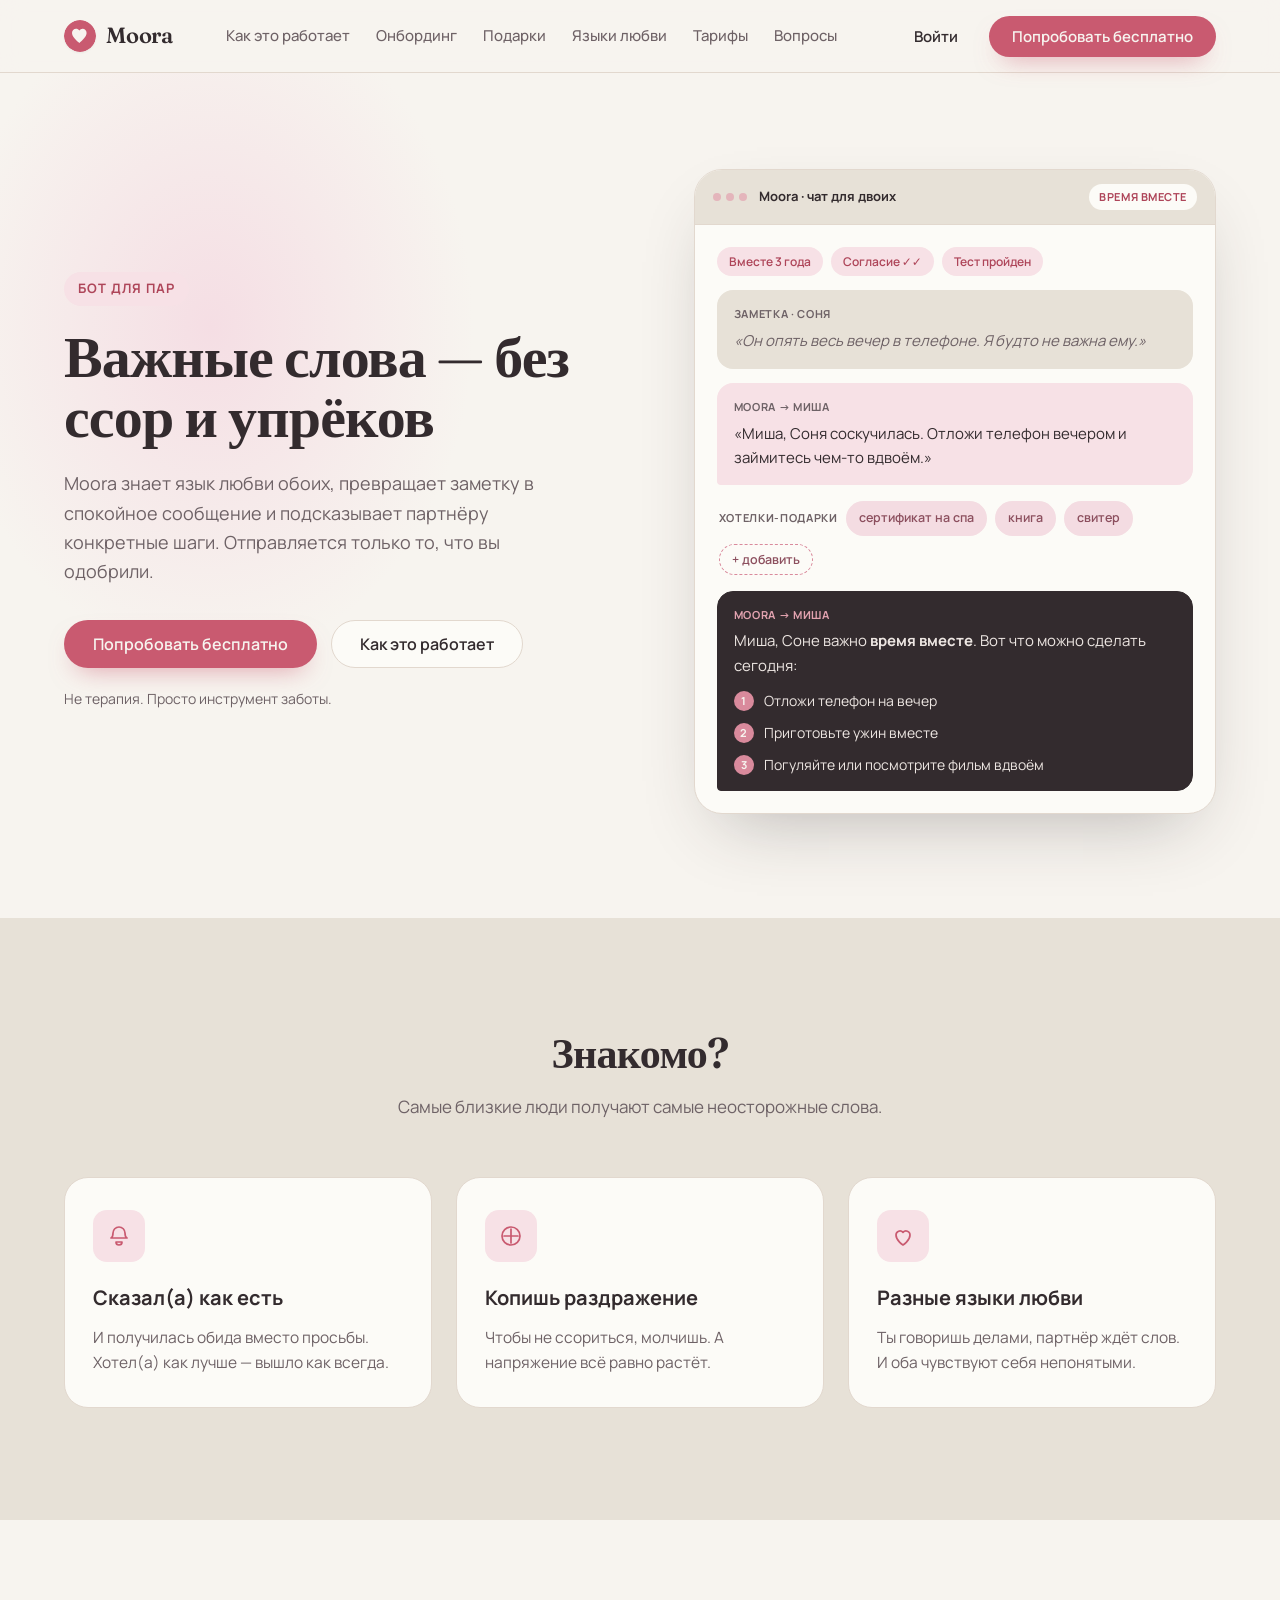
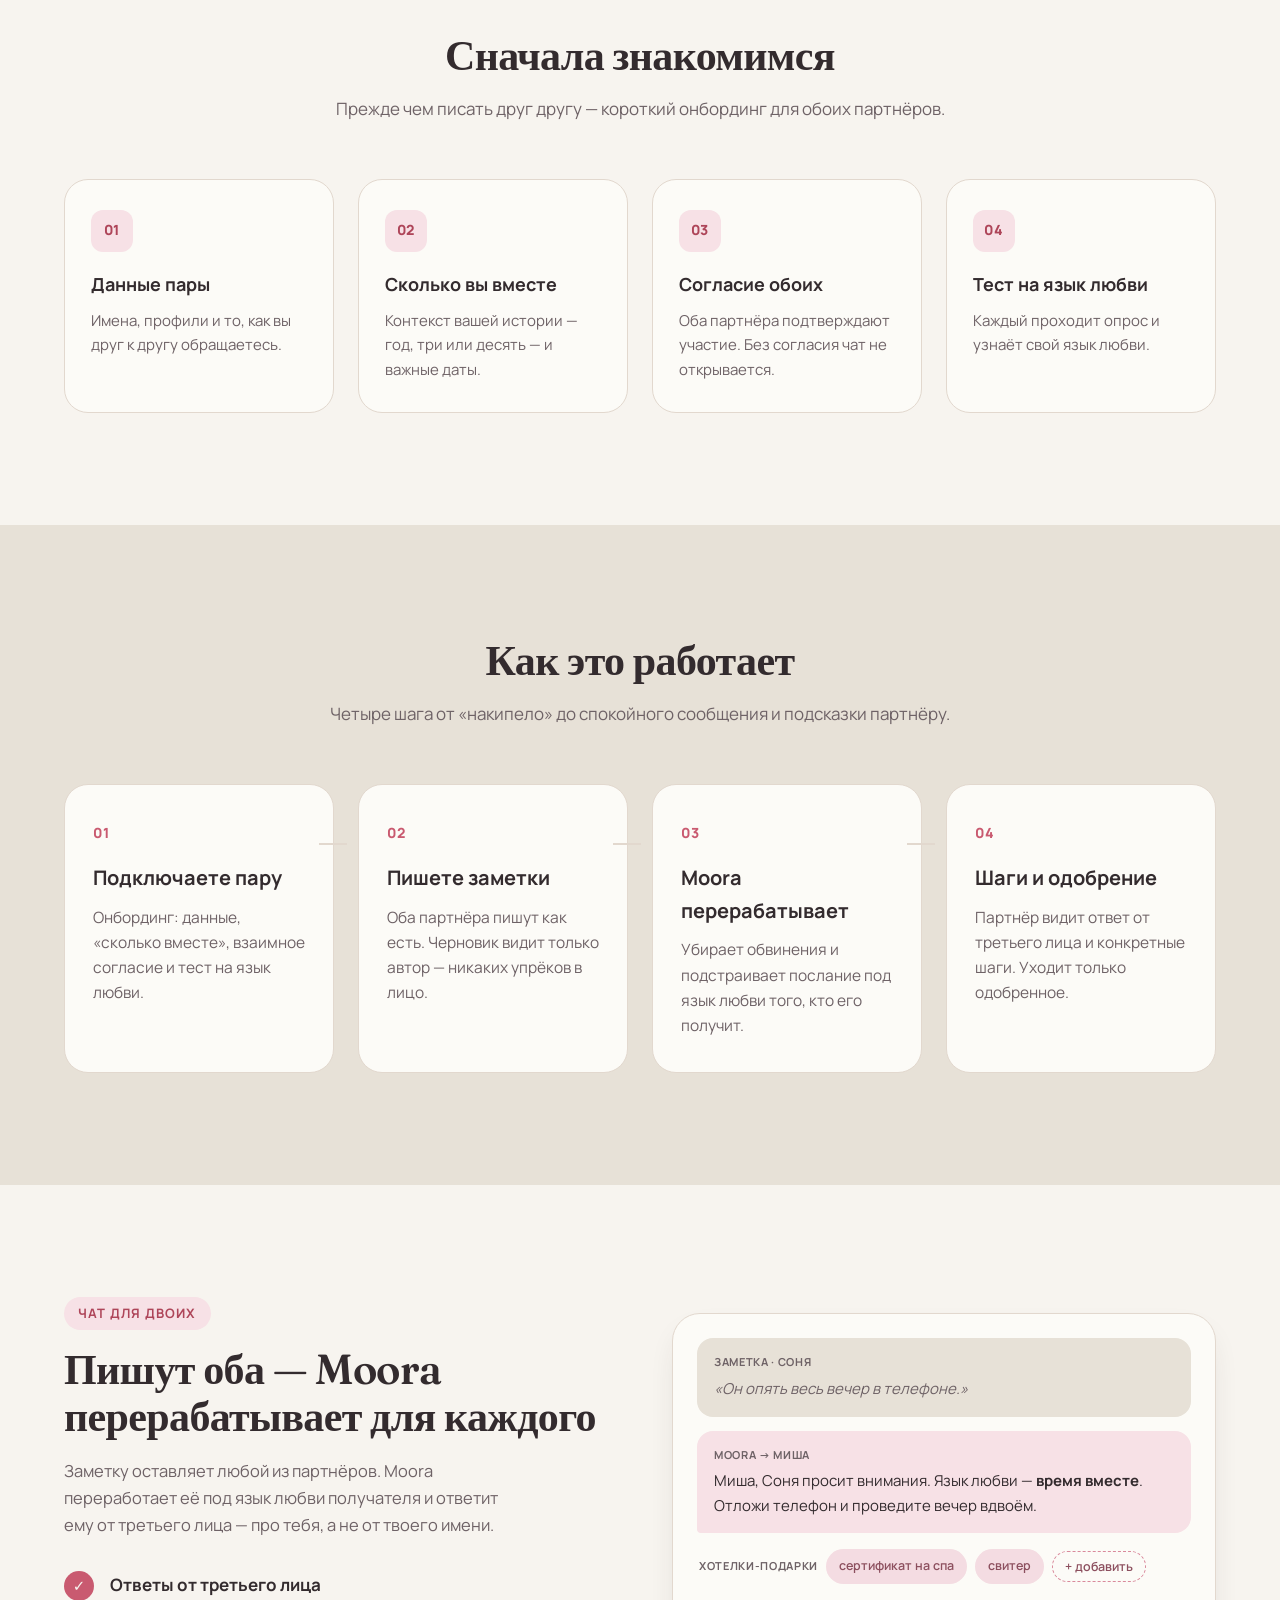
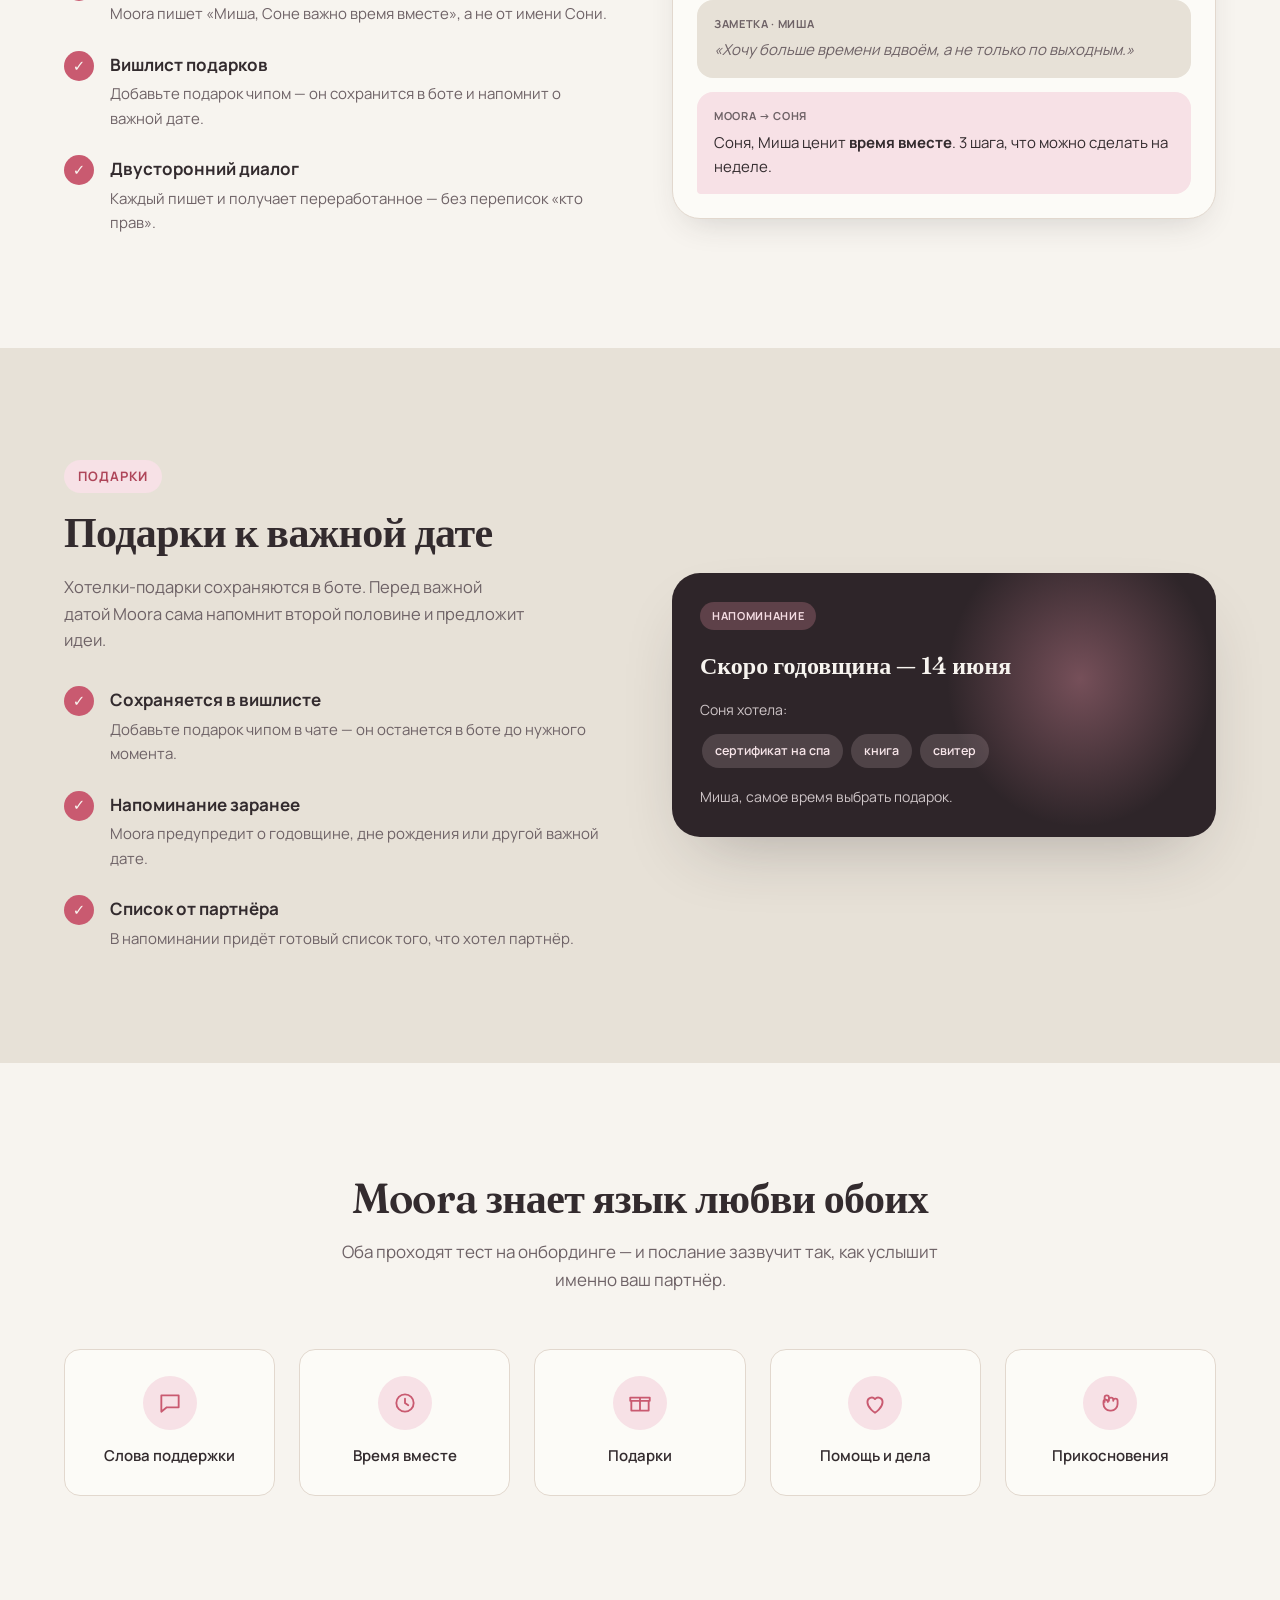
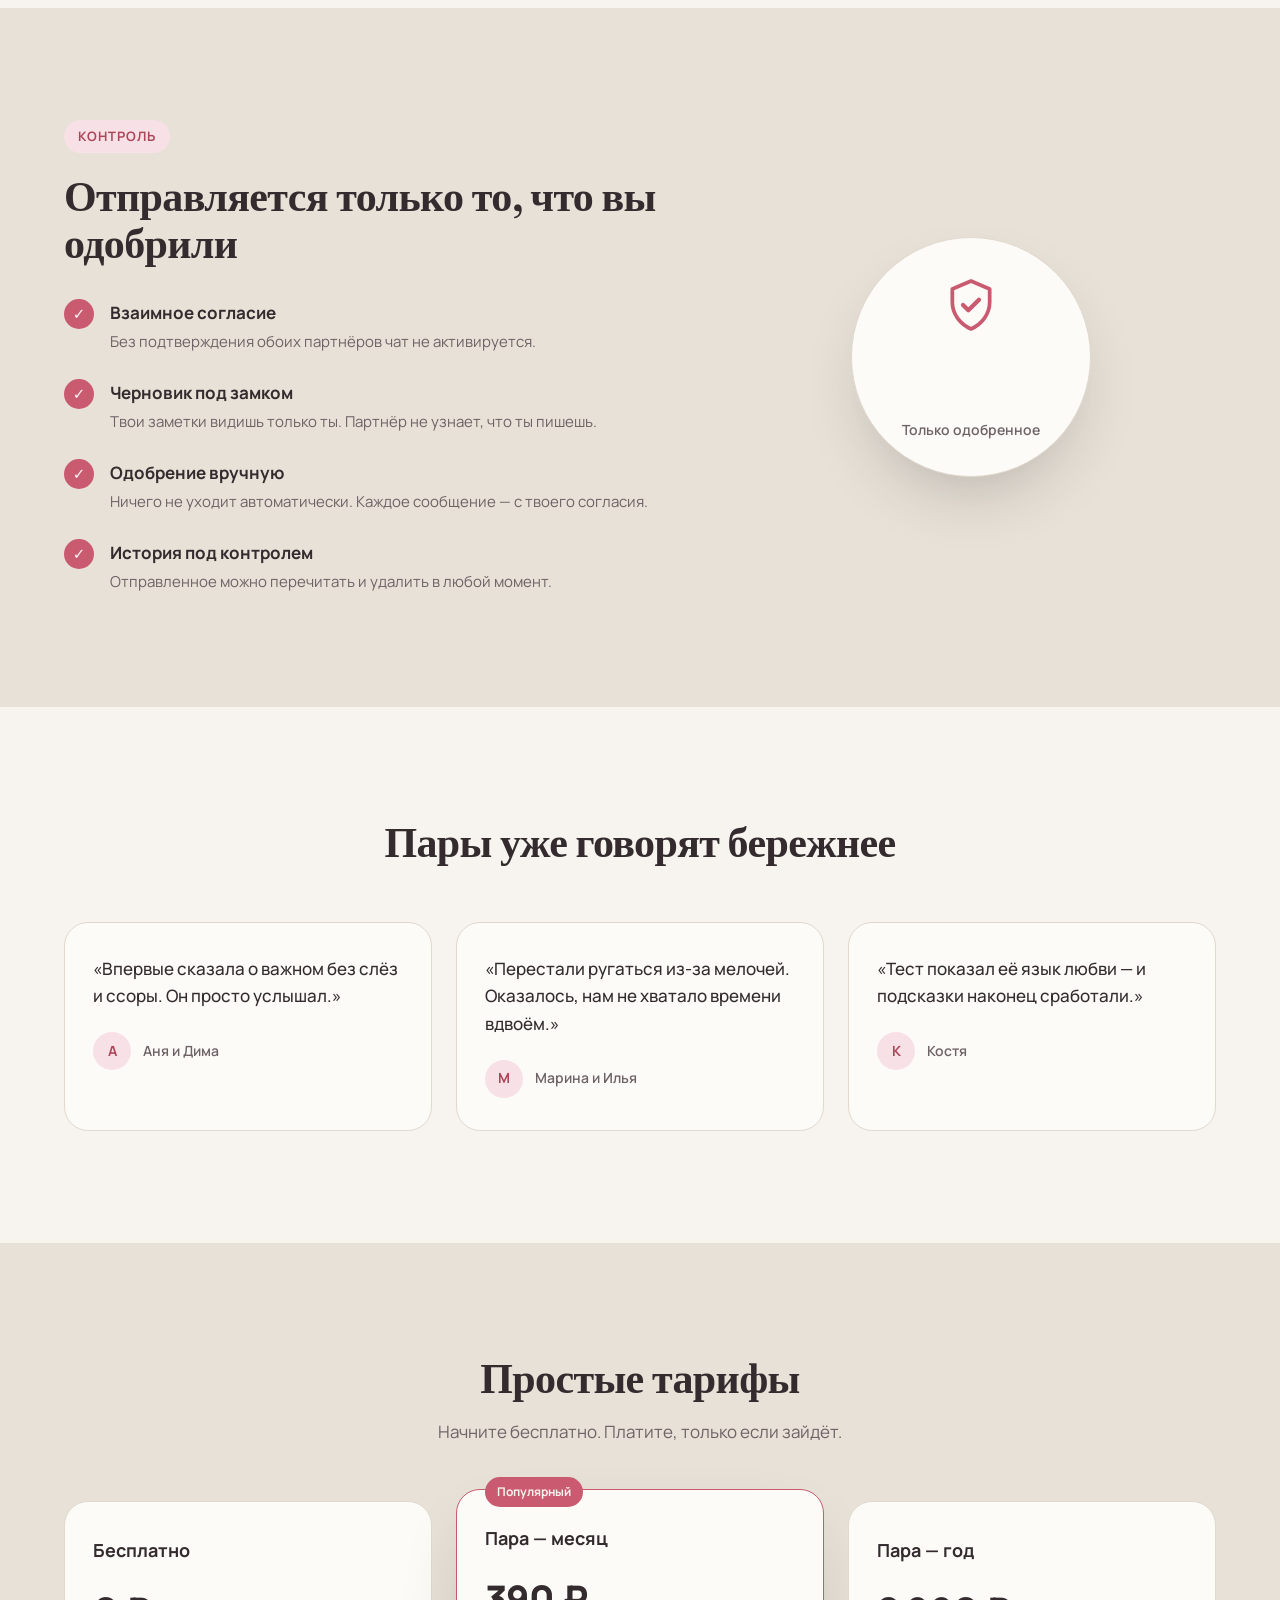
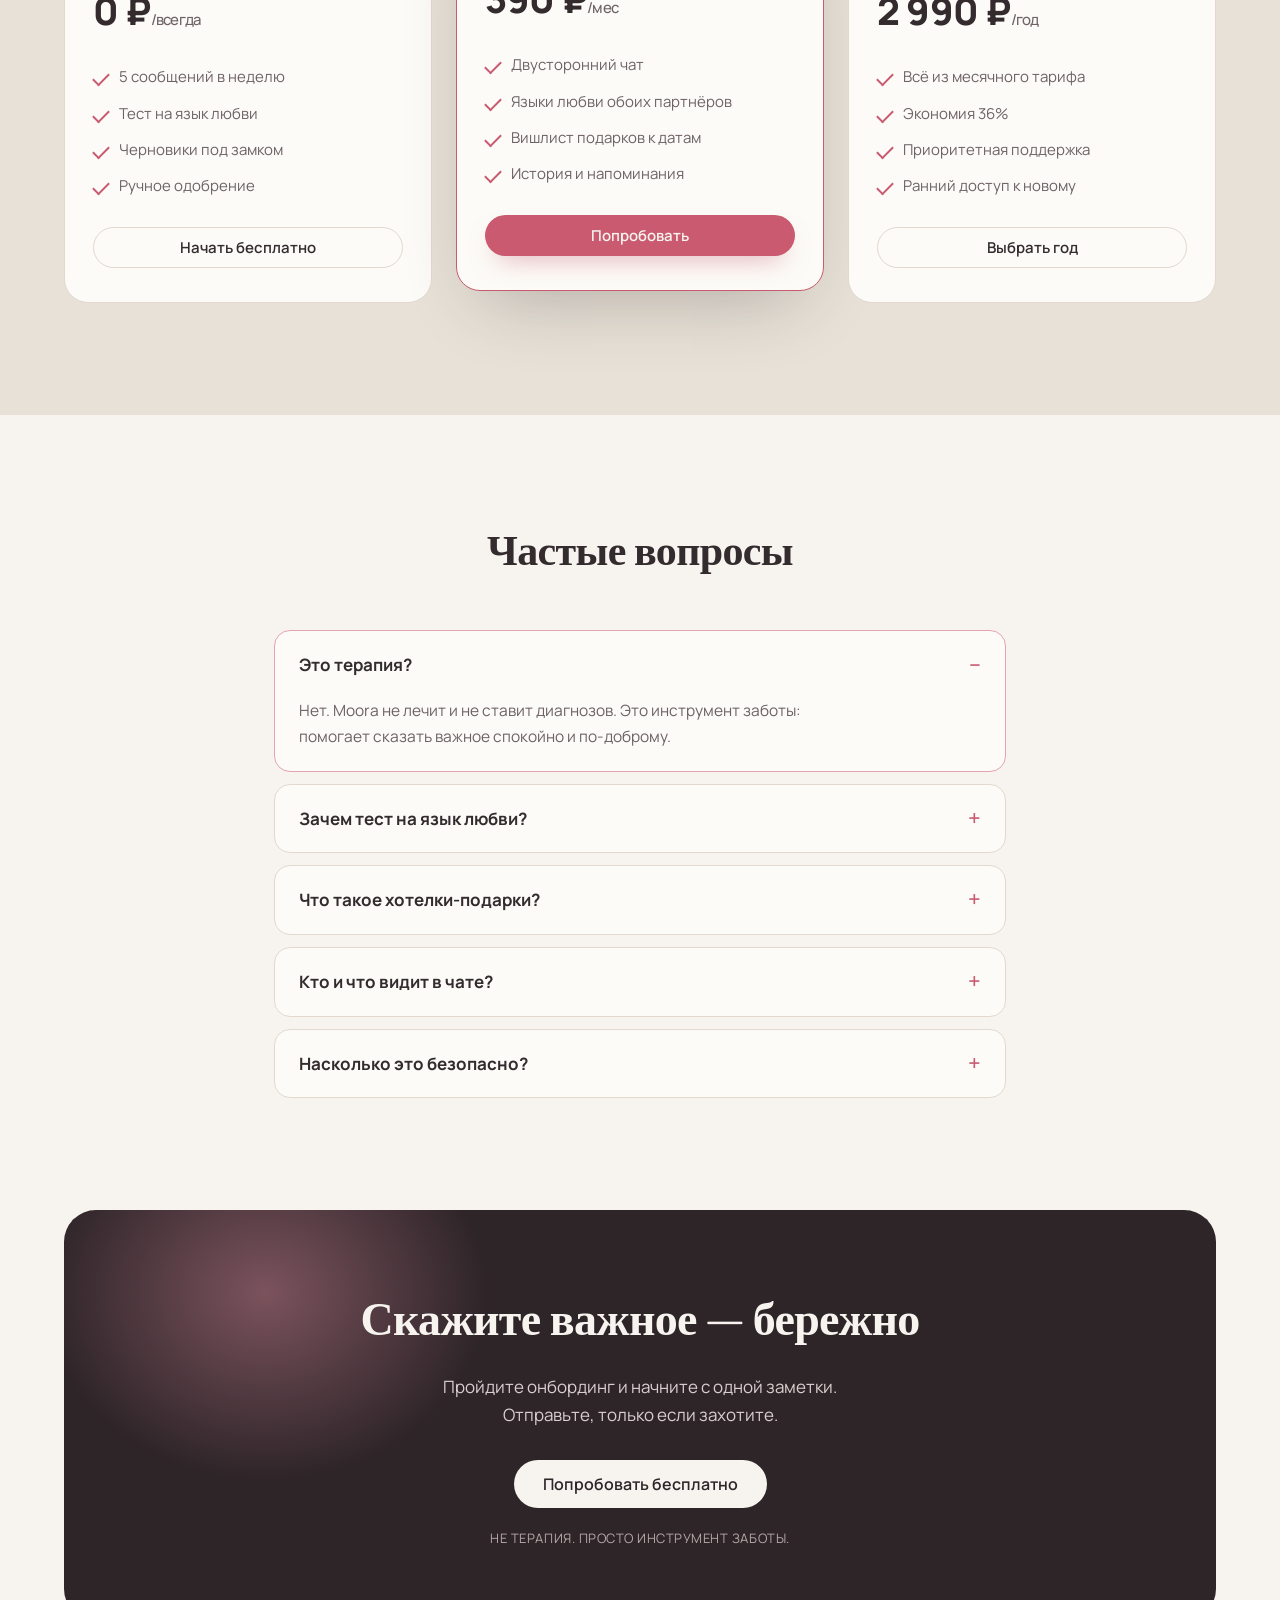
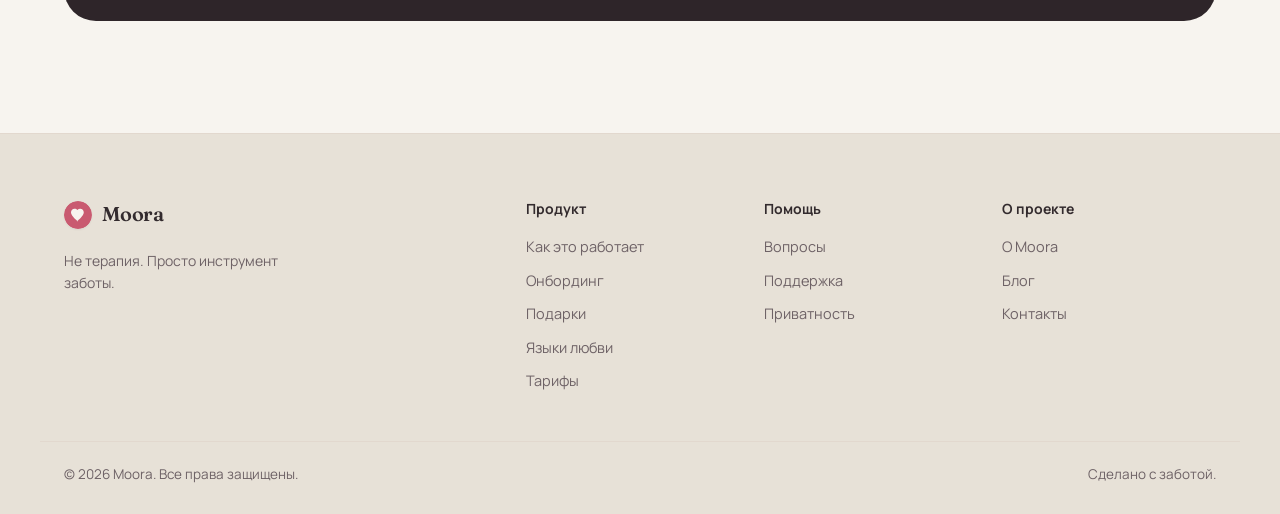
<file: pink-version/index.html>
<!DOCTYPE html>
<html lang="ru">
<head>
<meta charset="UTF-8" />
<meta name="viewport" content="width=device-width, initial-scale=1.0" />
<title>Moora — важные слова без ссор и упрёков</title>
<meta name="description" content="Moora знает язык любви обоих, превращает заметку в спокойное сообщение и подсказывает шаги партнёру. Отправляется только то, что вы одобрили." />
<link rel="preconnect" href="https://fonts.googleapis.com" />
<link rel="preconnect" href="https://fonts.gstatic.com" crossorigin />
<link href="https://fonts.googleapis.com/css2?family=Fraunces:opsz,wght@9..144,500;9..144,600;9..144,700&family=Manrope:wght@400;500;600;700;800&display=swap&subset=cyrillic" rel="stylesheet" />
<link rel="stylesheet" href="styles.css" />
</head>
<body>

<a class="skip-link" href="#main">Перейти к содержимому</a>

<header class="site-header" id="top">
  <div class="container header__inner">
    <a class="logo" href="#top" aria-label="Moora — на главную">
      <svg class="logo__mark" width="32" height="32" viewBox="0 0 32 32" fill="none" aria-hidden="true">
          <circle cx="16" cy="16" r="16" fill="#C95A70"/>
        <path d="M16 23c-.4 0-.8-.15-1.1-.43-2.6-2.35-6.9-6.05-6.9-9.62 0-2.3 1.82-4.1 4.05-4.1 1.28 0 2.48.6 3.25 1.55a4.27 4.27 0 0 1 3.25-1.55c2.23 0 4.05 1.8 4.05 4.1 0 3.57-4.3 7.27-6.9 9.62-.3.28-.7.43-1.1.43Z" fill="#F7F4EF"/>
      </svg>
      <span class="logo__text">Moora</span>
    </a>

    <nav class="nav" id="nav" aria-label="Основная навигация">
      <a class="nav__link" href="#how">Как это работает</a>
      <a class="nav__link" href="#onboarding">Онбординг</a>
      <a class="nav__link" href="#gifts">Подарки</a>
      <a class="nav__link" href="#languages">Языки любви</a>
      <a class="nav__link" href="#pricing">Тарифы</a>
      <a class="nav__link" href="#faq">Вопросы</a>
    </nav>

    <div class="header__actions">
      <a class="btn btn--ghost header__login" href="#">Войти</a>
      <a class="btn btn--primary header__cta" href="#cta"><span class="label-full">Попробовать бесплатно</span><span class="label-short">Попробовать</span></a>
      <button class="nav-toggle" id="navToggle" aria-label="Открыть меню" aria-expanded="false" aria-controls="nav">
        <span></span><span></span><span></span>
      </button>
    </div>
  </div>
</header>

<main id="main">

  <section class="hero">
    <div class="container hero__inner">
      <div class="hero__content">
        <span class="eyebrow">Бот для пар</span>
        <h1 class="hero__title">Важные слова — без ссор и упрёков</h1>
        <p class="hero__lead">
          Moora знает язык любви обоих, превращает заметку в спокойное сообщение
          и подсказывает партнёру конкретные шаги.
          Отправляется только то, что вы одобрили.
        </p>
        <div class="hero__cta">
          <a class="btn btn--primary btn--lg" href="#cta">Попробовать бесплатно</a>
          <a class="btn btn--secondary btn--lg" href="#how">Как это работает</a>
        </div>
        <p class="hero__note">Не терапия. Просто инструмент заботы.</p>
      </div>

      <div class="hero__visual">
        <article class="device" aria-label="Пример работы Moora">
          <header class="device__bar">
            <span class="device__dots" aria-hidden="true"><i></i><i></i><i></i></span>
            <span class="device__title">Moora · чат для двоих</span>
            <span class="device__tag">Время вместе</span>
          </header>

          <div class="device__body">
            <div class="pair-status">
              <span class="chip chip--soft">Вместе 3 года</span>
              <span class="chip chip--soft">Согласие ✓✓</span>
              <span class="chip chip--soft">Тест пройден</span>
            </div>

            <div class="msg msg--note">
              <span class="msg__label">Заметка · Соня</span>
              <p>«Он опять весь вечер в телефоне. Я будто не важна ему.»</p>
            </div>

            <div class="msg msg--moora">
              <span class="msg__label">Moora → Миша</span>
              <p>«Миша, Соня соскучилась. Отложи телефон вечером и займитесь чем-то вдвоём.»</p>
            </div>

            <div class="wishes">
              <span class="wishes__label">Хотелки-подарки</span>
              <span class="wish">сертификат на спа</span>
              <span class="wish">книга</span>
              <span class="wish">свитер</span>
              <button class="wish wish--add" type="button">+ добавить</button>
            </div>

            <div class="msg msg--step">
              <span class="msg__label msg__label--light">Moora → Миша</span>
              <p>Миша, Соне важно <strong>время вместе</strong>. Вот что можно сделать сегодня:</p>
              <ol class="step-list">
                <li>Отложи телефон на вечер</li>
                <li>Приготовьте ужин вместе</li>
                <li>Погуляйте или посмотрите фильм вдвоём</li>
              </ol>
            </div>
          </div>
        </article>
      </div>
    </div>
  </section>

  <section class="section section--problem" id="problem">
    <div class="container">
      <div class="section__head">
        <h2 class="section__title">Знакомо?</h2>
        <p class="section__subtitle">Самые близкие люди получают самые неосторожные слова.</p>
      </div>
      <div class="grid grid--3">
        <article class="card">
          <div class="card__icon" aria-hidden="true">
            <svg width="24" height="24" viewBox="0 0 24 24" fill="none"><path d="M12 3a6 6 0 0 0-6 6c0 4-2 5-2 5h16s-2-1-2-5a6 6 0 0 0-6-6Zm0 18a3 3 0 0 0 3-3H9a3 3 0 0 0 3 3Z" stroke="currentColor" stroke-width="1.7" stroke-linejoin="round"/></svg>
          </div>
          <h3 class="card__title">Сказал(а) как есть</h3>
          <p class="card__text">И получилась обида вместо просьбы. Хотел(а) как лучше — вышло как всегда.</p>
        </article>
        <article class="card">
          <div class="card__icon" aria-hidden="true">
            <svg width="24" height="24" viewBox="0 0 24 24" fill="none"><path d="M5 12h14M12 5v14" stroke="currentColor" stroke-width="1.7" stroke-linecap="round"/><circle cx="12" cy="12" r="9" stroke="currentColor" stroke-width="1.7"/></svg>
          </div>
          <h3 class="card__title">Копишь раздражение</h3>
          <p class="card__text">Чтобы не ссориться, молчишь. А напряжение всё равно растёт.</p>
        </article>
        <article class="card">
          <div class="card__icon" aria-hidden="true">
            <svg width="24" height="24" viewBox="0 0 24 24" fill="none"><path d="M12 21s-7-4.35-7-10a4 4 0 0 1 7-2.65A4 4 0 0 1 19 11c0 5.65-7 10-7 10Z" stroke="currentColor" stroke-width="1.7" stroke-linejoin="round"/></svg>
          </div>
          <h3 class="card__title">Разные языки любви</h3>
          <p class="card__text">Ты говоришь делами, партнёр ждёт слов. И оба чувствуют себя непонятыми.</p>
        </article>
      </div>
    </div>
  </section>

  <section class="section section--onboarding" id="onboarding">
    <div class="container">
      <div class="section__head">
        <h2 class="section__title">Сначала знакомимся</h2>
        <p class="section__subtitle">Прежде чем писать друг другу — короткий онбординг для обоих партнёров.</p>
      </div>
      <ol class="onb">
        <li class="onb__item">
          <span class="onb__num">01</span>
          <h3 class="onb__title">Данные пары</h3>
          <p class="onb__text">Имена, профили и то, как вы друг к другу обращаетесь.</p>
        </li>
        <li class="onb__item">
          <span class="onb__num">02</span>
          <h3 class="onb__title">Сколько вы вместе</h3>
          <p class="onb__text">Контекст вашей истории — год, три или десять — и важные даты.</p>
        </li>
        <li class="onb__item">
          <span class="onb__num">03</span>
          <h3 class="onb__title">Согласие обоих</h3>
          <p class="onb__text">Оба партнёра подтверждают участие. Без согласия чат не открывается.</p>
        </li>
        <li class="onb__item">
          <span class="onb__num">04</span>
          <h3 class="onb__title">Тест на язык любви</h3>
          <p class="onb__text">Каждый проходит опрос и узнаёт свой язык любви.</p>
        </li>
      </ol>
    </div>
  </section>

  <section class="section section--how" id="how">
    <div class="container">
      <div class="section__head">
        <h2 class="section__title">Как это работает</h2>
        <p class="section__subtitle">Четыре шага от «накипело» до спокойного сообщения и подсказки партнёру.</p>
      </div>
      <ol class="steps">
        <li class="step">
          <span class="step__num">01</span>
          <h3 class="step__title">Подключаете пару</h3>
          <p class="step__text">Онбординг: данные, «сколько вместе», взаимное согласие и тест на язык любви.</p>
        </li>
        <li class="step">
          <span class="step__num">02</span>
          <h3 class="step__title">Пишете заметки</h3>
          <p class="step__text">Оба партнёра пишут как есть. Черновик видит только автор — никаких упрёков в лицо.</p>
        </li>
        <li class="step">
          <span class="step__num">03</span>
          <h3 class="step__title">Moora перерабатывает</h3>
          <p class="step__text">Убирает обвинения и подстраивает послание под язык любви того, кто его получит.</p>
        </li>
        <li class="step">
          <span class="step__num">04</span>
          <h3 class="step__title">Шаги и одобрение</h3>
          <p class="step__text">Партнёр видит ответ от третьего лица и конкретные шаги. Уходит только одобренное.</p>
        </li>
      </ol>
    </div>
  </section>

  <section class="section section--dialogue" id="dialogue">
    <div class="container dialogue__inner">
      <div class="dialogue__content">
        <span class="eyebrow">Чат для двоих</span>
        <h2 class="section__title">Пишут оба — Moora перерабатывает для каждого</h2>
        <p class="dialogue__lead">
          Заметку оставляет любой из партнёров. Moora переработает её под язык любви
          получателя и ответит ему от третьего лица — про тебя, а не от твоего имени.
        </p>
        <ul class="checklist">
          <li class="checklist__item">
            <span class="checklist__mark" aria-hidden="true">✓</span>
            <div>
              <h3 class="checklist__title">Ответы от третьего лица</h3>
              <p class="checklist__text">Moora пишет «Миша, Соне важно время вместе», а не от имени Сони.</p>
            </div>
          </li>
          <li class="checklist__item">
            <span class="checklist__mark" aria-hidden="true">✓</span>
            <div>
              <h3 class="checklist__title">Вишлист подарков</h3>
              <p class="checklist__text">Добавьте подарок чипом — он сохранится в боте и напомнит о важной дате.</p>
            </div>
          </li>
          <li class="checklist__item">
            <span class="checklist__mark" aria-hidden="true">✓</span>
            <div>
              <h3 class="checklist__title">Двусторонний диалог</h3>
              <p class="checklist__text">Каждый пишет и получает переработанное — без переписок «кто прав».</p>
            </div>
          </li>
        </ul>
      </div>

      <div class="dialogue__visual" aria-hidden="true">
        <div class="thread">
          <div class="msg msg--note">
            <span class="msg__label">Заметка · Соня</span>
            <p>«Он опять весь вечер в телефоне.»</p>
          </div>
          <div class="msg msg--moora">
            <span class="msg__label">Moora → Миша</span>
            <p>Миша, Соня просит внимания. Язык любви — <strong>время вместе</strong>. Отложи телефон и проведите вечер вдвоём.</p>
          </div>
          <div class="wishes">
            <span class="wishes__label">Хотелки-подарки</span>
            <span class="wish">сертификат на спа</span>
            <span class="wish">свитер</span>
            <button class="wish wish--add" type="button">+ добавить</button>
          </div>
          <div class="msg msg--note">
            <span class="msg__label">Заметка · Миша</span>
            <p>«Хочу больше времени вдвоём, а не только по выходным.»</p>
          </div>
          <div class="msg msg--moora">
            <span class="msg__label">Moora → Соня</span>
            <p>Соня, Миша ценит <strong>время вместе</strong>. 3 шага, что можно сделать на неделе.</p>
          </div>
        </div>
      </div>
    </div>
  </section>

  <section class="section section--gifts" id="gifts">
    <div class="container gifts__inner">
      <div class="gifts__content">
        <span class="eyebrow">Подарки</span>
        <h2 class="section__title">Подарки к важной дате</h2>
        <p class="gifts__lead">
          Хотелки-подарки сохраняются в боте. Перед важной датой Moora сама напомнит
          второй половине и предложит идеи.
        </p>
        <ul class="checklist">
          <li class="checklist__item">
            <span class="checklist__mark" aria-hidden="true">✓</span>
            <div>
              <h3 class="checklist__title">Сохраняется в вишлисте</h3>
              <p class="checklist__text">Добавьте подарок чипом в чате — он останется в боте до нужного момента.</p>
            </div>
          </li>
          <li class="checklist__item">
            <span class="checklist__mark" aria-hidden="true">✓</span>
            <div>
              <h3 class="checklist__title">Напоминание заранее</h3>
              <p class="checklist__text">Moora предупредит о годовщине, дне рождения или другой важной дате.</p>
            </div>
          </li>
          <li class="checklist__item">
            <span class="checklist__mark" aria-hidden="true">✓</span>
            <div>
              <h3 class="checklist__title">Список от партнёра</h3>
              <p class="checklist__text">В напоминании придёт готовый список того, что хотел партнёр.</p>
            </div>
          </li>
        </ul>
      </div>

      <div class="gifts__visual">
        <div class="reminder" aria-label="Пример напоминания о подарке">
          <span class="reminder__badge">Напоминание</span>
          <h3 class="reminder__title">Скоро годовщина — 14 июня</h3>
          <p class="reminder__text">Соня хотела:</p>
          <div class="wishes">
            <span class="wish">сертификат на спа</span>
            <span class="wish">книга</span>
            <span class="wish">свитер</span>
          </div>
          <p class="reminder__note">Миша, самое время выбрать подарок.</p>
        </div>
      </div>
    </div>
  </section>

  <section class="section section--languages" id="languages">
    <div class="container">
      <div class="section__head">
        <h2 class="section__title">Moora знает язык любви обоих</h2>
        <p class="section__subtitle">
          Оба проходят тест на онбординге — и послание зазвучит так, как услышит именно ваш партнёр.
        </p>
      </div>
      <div class="grid grid--5">
        <article class="lang">
          <div class="lang__icon" aria-hidden="true">
            <svg width="26" height="26" viewBox="0 0 24 24" fill="none"><path d="M4 5h16v11H9l-5 4V5Z" stroke="currentColor" stroke-width="1.7" stroke-linejoin="round"/></svg>
          </div>
          <h3 class="lang__title">Слова поддержки</h3>
        </article>
        <article class="lang">
          <div class="lang__icon" aria-hidden="true">
            <svg width="26" height="26" viewBox="0 0 24 24" fill="none"><circle cx="12" cy="12" r="8" stroke="currentColor" stroke-width="1.7"/><path d="M12 8v4l3 2" stroke="currentColor" stroke-width="1.7" stroke-linecap="round"/></svg>
          </div>
          <h3 class="lang__title">Время вместе</h3>
        </article>
        <article class="lang">
          <div class="lang__icon" aria-hidden="true">
            <svg width="26" height="26" viewBox="0 0 24 24" fill="none"><path d="M4 10h16v9H4zM3 7h18v3H3zM12 7v12" stroke="currentColor" stroke-width="1.7" stroke-linejoin="round"/></svg>
          </div>
          <h3 class="lang__title">Подарки</h3>
        </article>
        <article class="lang">
          <div class="lang__icon" aria-hidden="true">
            <svg width="26" height="26" viewBox="0 0 24 24" fill="none"><path d="M12 21s-7-4.35-7-10a4 4 0 0 1 7-2.65A4 4 0 0 1 19 11c0 5.65-7 10-7 10Z" stroke="currentColor" stroke-width="1.7" stroke-linejoin="round"/></svg>
          </div>
          <h3 class="lang__title">Помощь и дела</h3>
        </article>
        <article class="lang">
          <div class="lang__icon" aria-hidden="true">
            <svg width="26" height="26" viewBox="0 0 24 24" fill="none"><path d="M7 11V7a2 2 0 0 1 4 0v3m0-1a2 2 0 0 1 4 0v1m0 0a2 2 0 0 1 4 0v3a6 6 0 0 1-6 6h-1a6 6 0 0 1-6-6v-2a2 2 0 0 1 4 0" stroke="currentColor" stroke-width="1.7" stroke-linecap="round" stroke-linejoin="round"/></svg>
          </div>
          <h3 class="lang__title">Прикосновения</h3>
        </article>
      </div>
    </div>
  </section>

  <section class="section section--privacy" id="privacy">
    <div class="container privacy__inner">
      <div class="privacy__content">
        <span class="eyebrow">Контроль</span>
        <h2 class="section__title">Отправляется только то, что вы одобрили</h2>
        <ul class="checklist">
          <li class="checklist__item">
            <span class="checklist__mark" aria-hidden="true">✓</span>
            <div>
              <h3 class="checklist__title">Взаимное согласие</h3>
              <p class="checklist__text">Без подтверждения обоих партнёров чат не активируется.</p>
            </div>
          </li>
          <li class="checklist__item">
            <span class="checklist__mark" aria-hidden="true">✓</span>
            <div>
              <h3 class="checklist__title">Черновик под замком</h3>
              <p class="checklist__text">Твои заметки видишь только ты. Партнёр не узнает, что ты пишешь.</p>
            </div>
          </li>
          <li class="checklist__item">
            <span class="checklist__mark" aria-hidden="true">✓</span>
            <div>
              <h3 class="checklist__title">Одобрение вручную</h3>
              <p class="checklist__text">Ничего не уходит автоматически. Каждое сообщение — с твоего согласия.</p>
            </div>
          </li>
          <li class="checklist__item">
            <span class="checklist__mark" aria-hidden="true">✓</span>
            <div>
              <h3 class="checklist__title">История под контролем</h3>
              <p class="checklist__text">Отправленное можно перечитать и удалить в любой момент.</p>
            </div>
          </li>
        </ul>
      </div>
      <div class="privacy__visual" aria-hidden="true">
        <div class="shield">
          <svg width="64" height="64" viewBox="0 0 24 24" fill="none"><path d="M12 3l7 3v5c0 4.5-3 8.2-7 10-4-1.8-7-5.5-7-10V6l7-3Z" stroke="currentColor" stroke-width="1.4" stroke-linejoin="round"/><path d="M9 12l2 2 4-4" stroke="currentColor" stroke-width="1.6" stroke-linecap="round" stroke-linejoin="round"/></svg>
          <p class="shield__text">Только одобренное</p>
        </div>
      </div>
    </div>
  </section>

  <section class="section section--reviews" id="reviews">
    <div class="container">
      <div class="section__head">
        <h2 class="section__title">Пары уже говорят бережнее</h2>
      </div>
      <div class="grid grid--3">
        <figure class="review">
          <blockquote class="review__quote">«Впервые сказала о важном без слёз и ссоры. Он просто услышал.»</blockquote>
          <figcaption class="review__author"><span class="review__avatar" aria-hidden="true">А</span> Аня и Дима</figcaption>
        </figure>
        <figure class="review">
          <blockquote class="review__quote">«Перестали ругаться из-за мелочей. Оказалось, нам не хватало времени вдвоём.»</blockquote>
          <figcaption class="review__author"><span class="review__avatar" aria-hidden="true">М</span> Марина и Илья</figcaption>
        </figure>
        <figure class="review">
          <blockquote class="review__quote">«Тест показал её язык любви — и подсказки наконец сработали.»</blockquote>
          <figcaption class="review__author"><span class="review__avatar" aria-hidden="true">К</span> Костя</figcaption>
        </figure>
      </div>
    </div>
  </section>

  <section class="section section--pricing" id="pricing">
    <div class="container">
      <div class="section__head">
        <h2 class="section__title">Простые тарифы</h2>
        <p class="section__subtitle">Начните бесплатно. Платите, только если зайдёт.</p>
      </div>
      <div class="grid grid--3 pricing">
        <article class="price-card">
          <h3 class="price-card__name">Бесплатно</h3>
          <p class="price-card__price">0 ₽<span>/всегда</span></p>
          <ul class="price-card__list">
            <li>5 сообщений в неделю</li>
            <li>Тест на язык любви</li>
            <li>Черновики под замком</li>
            <li>Ручное одобрение</li>
          </ul>
          <a class="btn btn--secondary btn--block" href="#cta">Начать бесплатно</a>
        </article>

        <article class="price-card price-card--featured">
          <span class="price-card__badge">Популярный</span>
          <h3 class="price-card__name">Пара — месяц</h3>
          <p class="price-card__price">390 ₽<span>/мес</span></p>
          <ul class="price-card__list">
            <li>Двусторонний чат</li>
            <li>Языки любви обоих партнёров</li>
            <li>Вишлист подарков к датам</li>
            <li>История и напоминания</li>
          </ul>
          <a class="btn btn--primary btn--block" href="#cta">Попробовать</a>
        </article>

        <article class="price-card">
          <h3 class="price-card__name">Пара — год</h3>
          <p class="price-card__price">2 990 ₽<span>/год</span></p>
          <ul class="price-card__list">
            <li>Всё из месячного тарифа</li>
            <li>Экономия 36%</li>
            <li>Приоритетная поддержка</li>
            <li>Ранний доступ к новому</li>
          </ul>
          <a class="btn btn--secondary btn--block" href="#cta">Выбрать год</a>
        </article>
      </div>
    </div>
  </section>

  <section class="section section--faq" id="faq">
    <div class="container container--narrow">
      <div class="section__head">
        <h2 class="section__title">Частые вопросы</h2>
      </div>
      <div class="faq">
        <details class="faq__item" open>
          <summary class="faq__q">Это терапия?</summary>
          <p class="faq__a">Нет. Moora не лечит и не ставит диагнозов. Это инструмент заботы: помогает сказать важное спокойно и по-доброму.</p>
        </details>
        <details class="faq__item">
          <summary class="faq__q">Зачем тест на язык любви?</summary>
          <p class="faq__a">Оба партнёра проходят его на онбординге. Moora использует результат, чтобы послание и шаги зазвучали именно для этого человека.</p>
        </details>
        <details class="faq__item">
          <summary class="faq__q">Что такое хотелки-подарки?</summary>
          <p class="faq__a">Это материальные подарки, которые вы добавляете чипом прямо в чат. Они сохраняются в боте, а перед важной датой Moora напомнит второй половине и пришлёт список идей.</p>
        </details>
        <details class="faq__item">
          <summary class="faq__q">Кто и что видит в чате?</summary>
          <p class="faq__a">Черновики видит только автор. Партнёр получает переработанный вариант и подсказки — и только после вашего одобрения. Чат работает при согласии обоих.</p>
        </details>
        <details class="faq__item">
          <summary class="faq__q">Насколько это безопасно?</summary>
          <p class="faq__a">Данные не передаются третьим лицам, а историю можно удалить в любой момент. Ничего не отправляется автоматически.</p>
        </details>
      </div>
    </div>
  </section>

  <section class="section section--cta" id="cta">
    <div class="container">
      <div class="cta-banner">
        <h2 class="cta-banner__title">Скажите важное — бережно</h2>
        <p class="cta-banner__text">Пройдите онбординг и начните с одной заметки. Отправьте, только если захотите.</p>
        <a class="btn btn--light btn--lg" href="#">Попробовать бесплатно</a>
        <p class="cta-banner__note">Не терапия. Просто инструмент заботы.</p>
      </div>
    </div>
  </section>

</main>

<footer class="site-footer">
  <div class="container footer__inner">
    <div class="footer__brand">
      <a class="logo logo--footer" href="#top" aria-label="Moora — на главную">
        <svg class="logo__mark" width="28" height="28" viewBox="0 0 32 32" fill="none" aria-hidden="true">
        <circle cx="16" cy="16" r="16" fill="#C95A70"/>
          <path d="M16 23c-.4 0-.8-.15-1.1-.43-2.6-2.35-6.9-6.05-6.9-9.62 0-2.3 1.82-4.1 4.05-4.1 1.28 0 2.48.6 3.25 1.55a4.27 4.27 0 0 1 3.25-1.55c2.23 0 4.05 1.8 4.05 4.1 0 3.57-4.3 7.27-6.9 9.62-.3.28-.7.43-1.1.43Z" fill="#F7F4EF"/>
        </svg>
        <span class="logo__text">Moora</span>
      </a>
      <p class="footer__note">Не терапия. Просто инструмент заботы.</p>
    </div>
    <nav class="footer__cols" aria-label="Footer">
      <div class="footer__col">
        <h3 class="footer__heading">Продукт</h3>
        <a href="#how">Как это работает</a>
        <a href="#onboarding">Онбординг</a>
        <a href="#gifts">Подарки</a>
        <a href="#languages">Языки любви</a>
        <a href="#pricing">Тарифы</a>
      </div>
      <div class="footer__col">
        <h3 class="footer__heading">Помощь</h3>
        <a href="#faq">Вопросы</a>
        <a href="#">Поддержка</a>
        <a href="#">Приватность</a>
      </div>
      <div class="footer__col">
        <h3 class="footer__heading">О проекте</h3>
        <a href="#">О Moora</a>
        <a href="#">Блог</a>
        <a href="#">Контакты</a>
      </div>
    </nav>
  </div>
  <div class="container footer__bottom">
    <span>© 2026 Moora. Все права защищены.</span>
    <span>Сделано с заботой.</span>
  </div>
</footer>

<script>
  (function () {
    var toggle = document.getElementById('navToggle');
    var nav = document.getElementById('nav');
    if (toggle && nav) {
      toggle.addEventListener('click', function () {
        var open = nav.classList.toggle('is-open');
        toggle.classList.toggle('is-active', open);
        toggle.setAttribute('aria-expanded', open ? 'true' : 'false');
        toggle.setAttribute('aria-label', open ? 'Закрыть меню' : 'Открыть меню');
      });
      nav.addEventListener('click', function (e) {
        if (e.target.tagName === 'A') {
          nav.classList.remove('is-open');
          toggle.classList.remove('is-active');
          toggle.setAttribute('aria-expanded', 'false');
        }
      });
    }
  })();
</script>
</body>
</html>
</file>
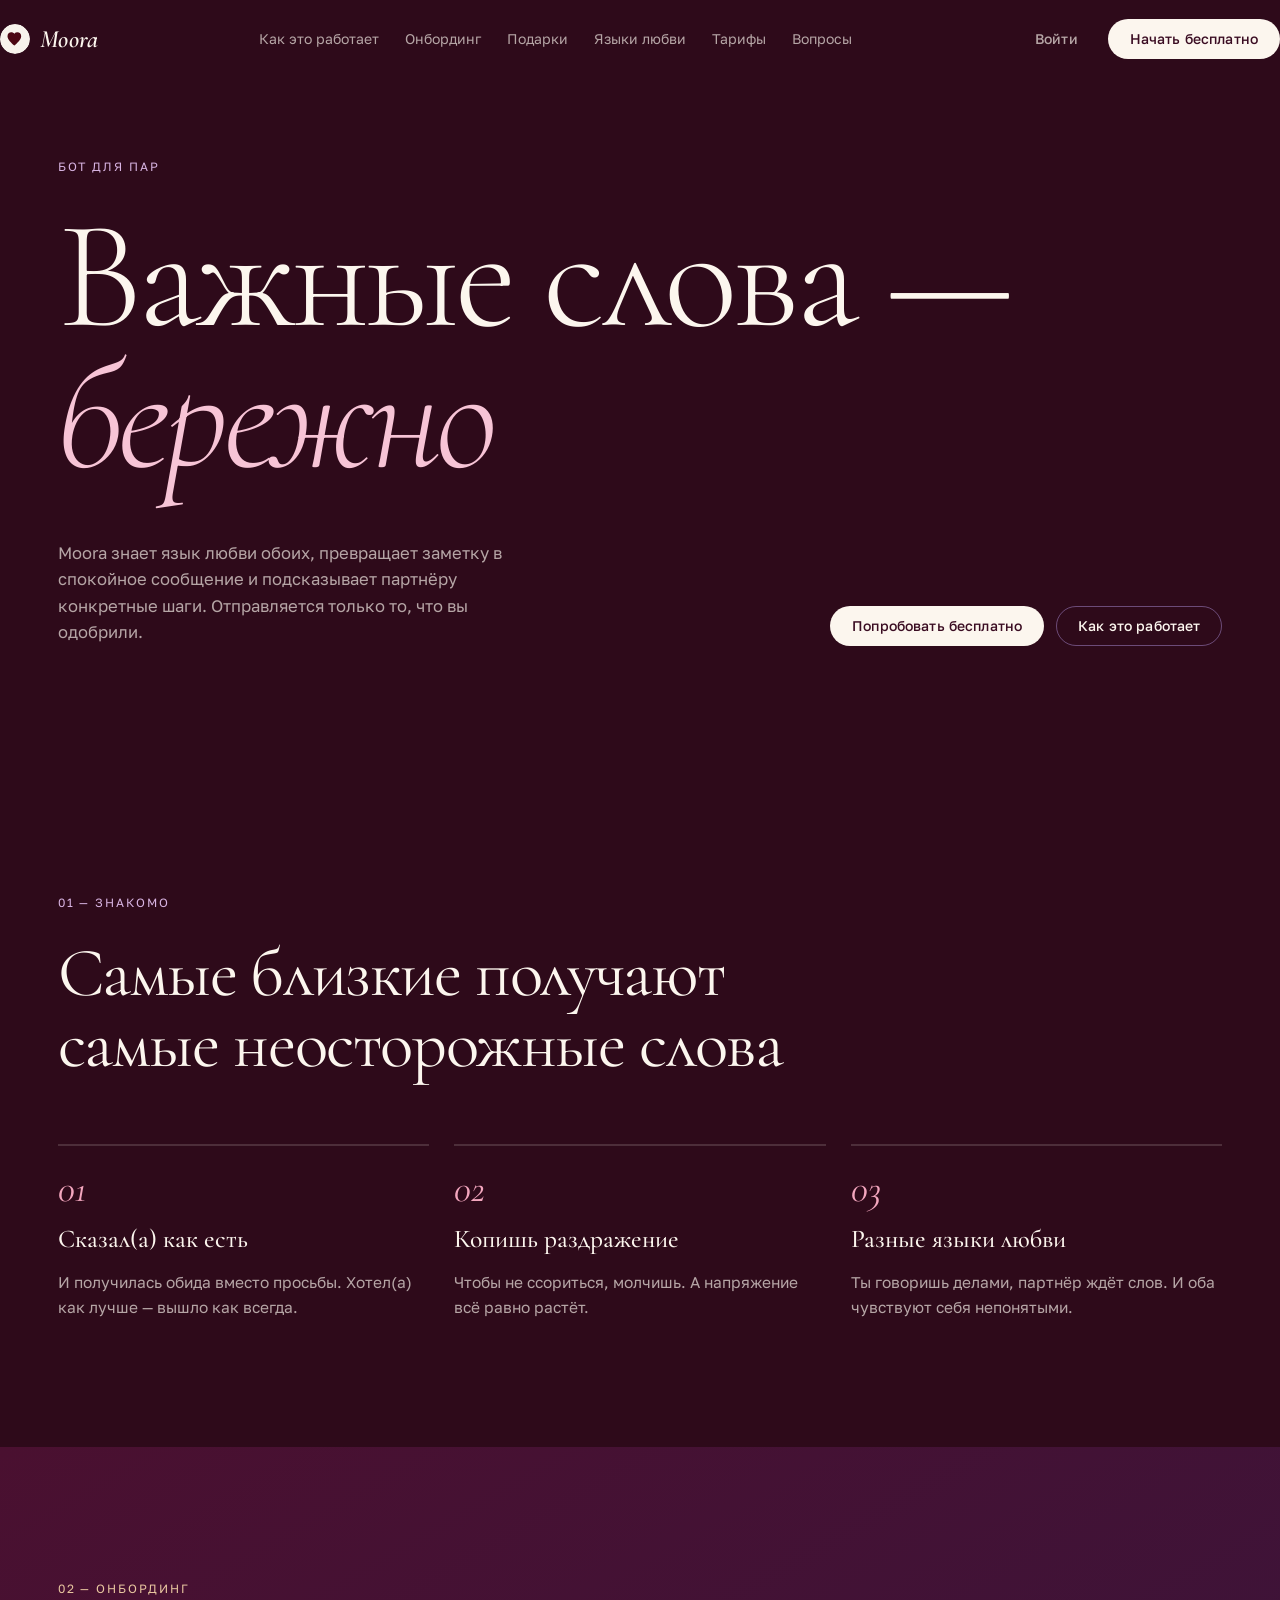
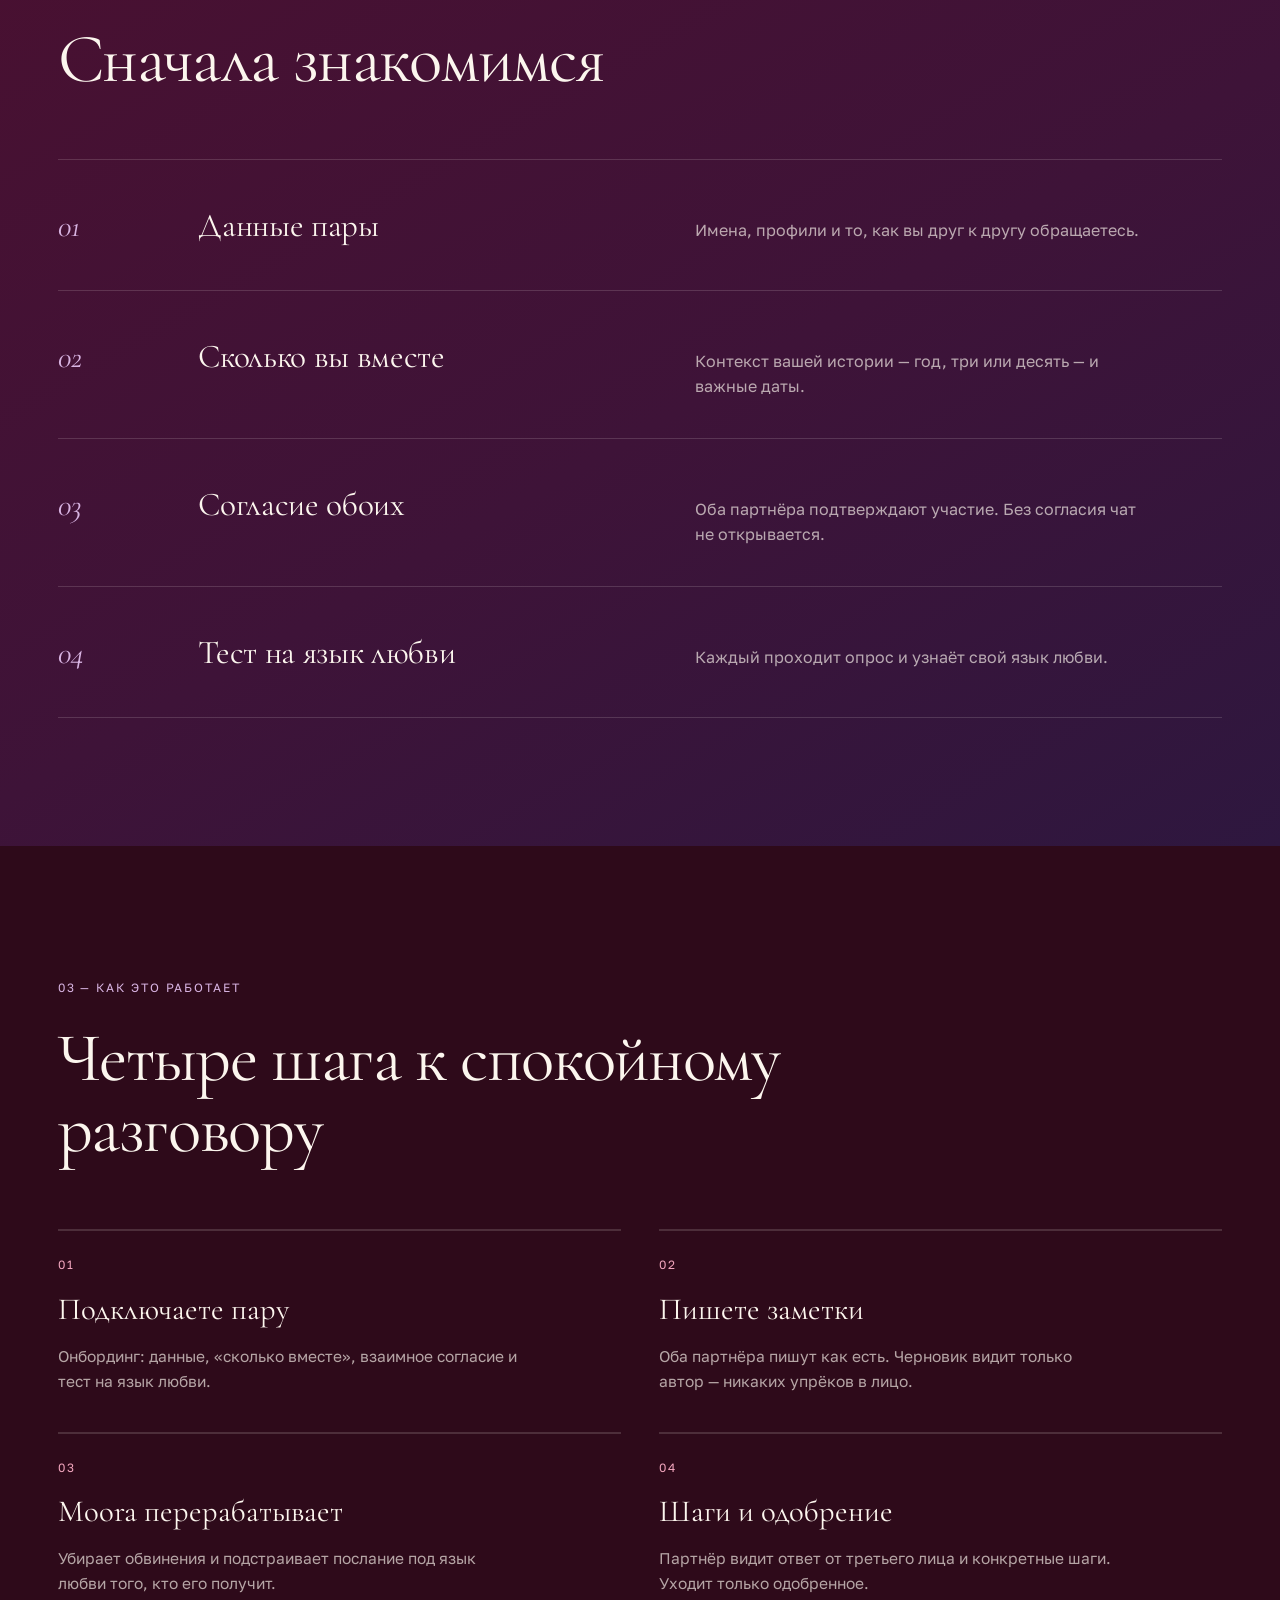
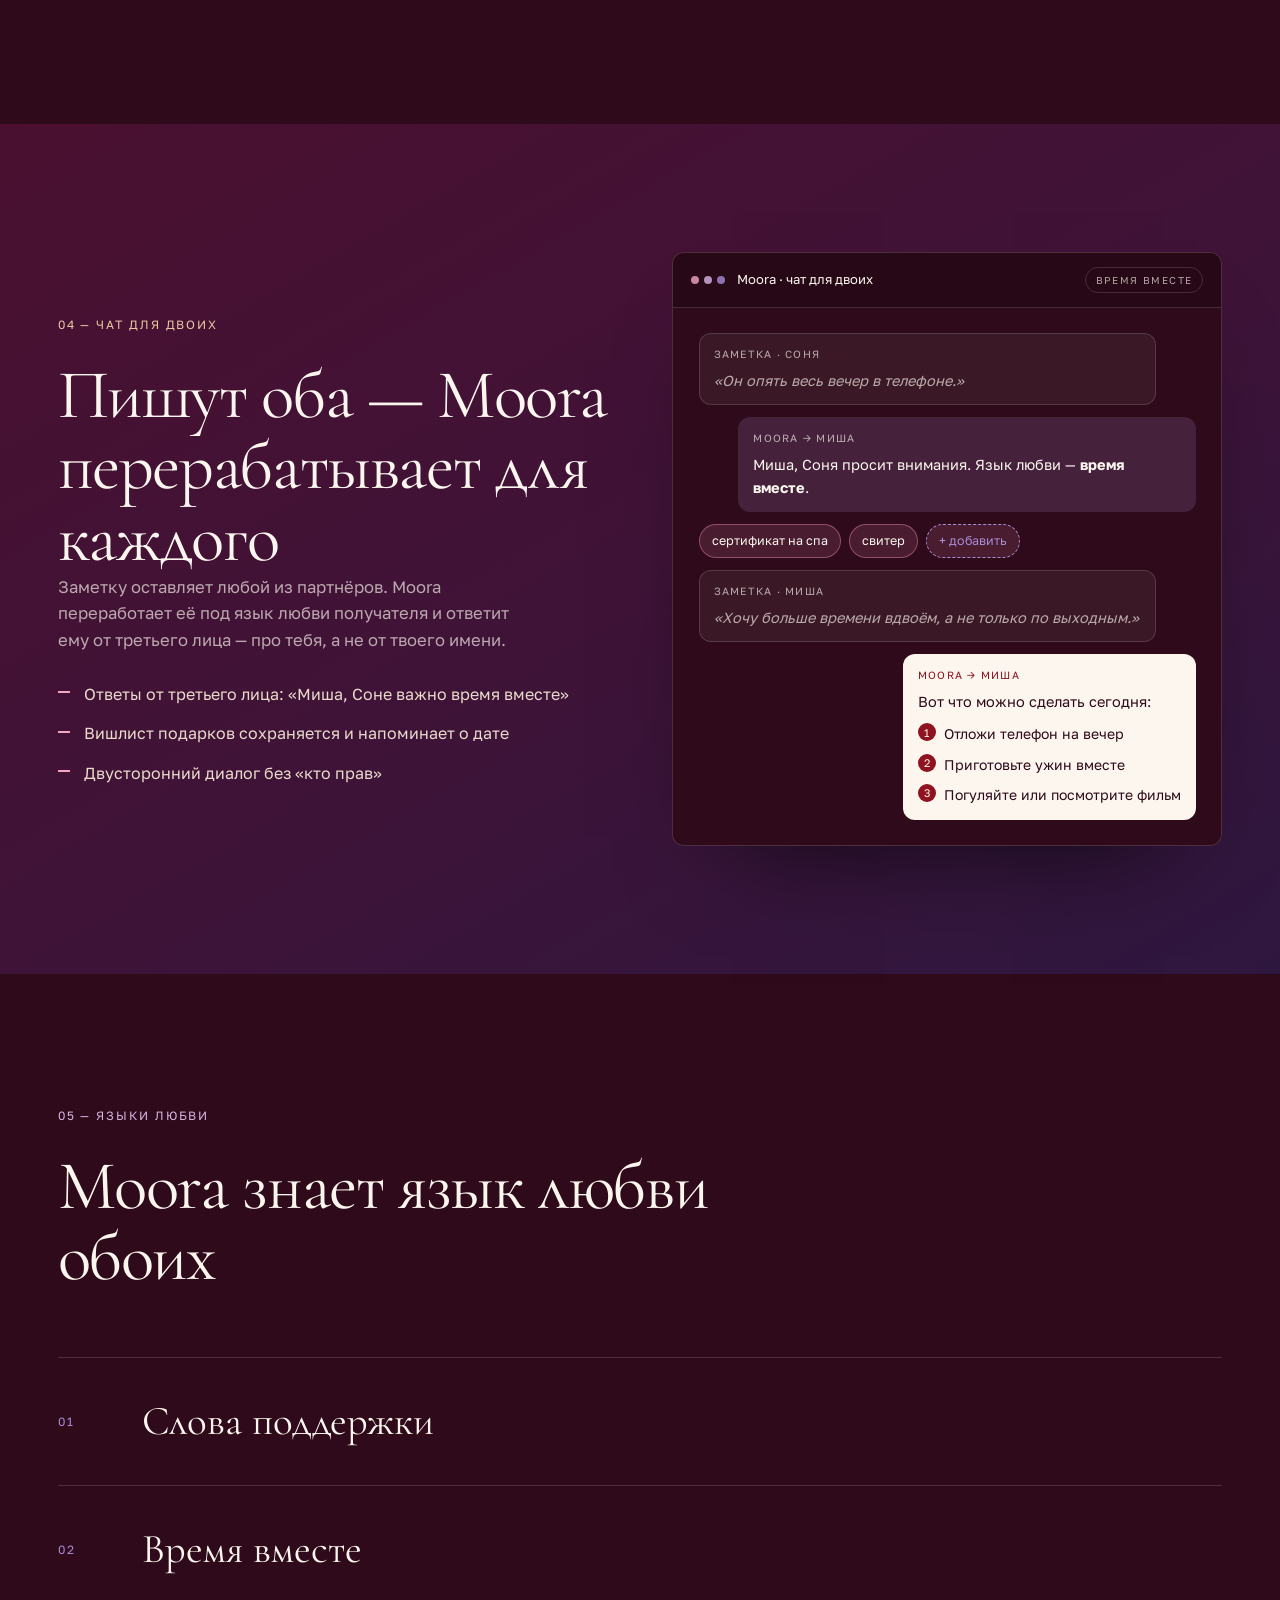
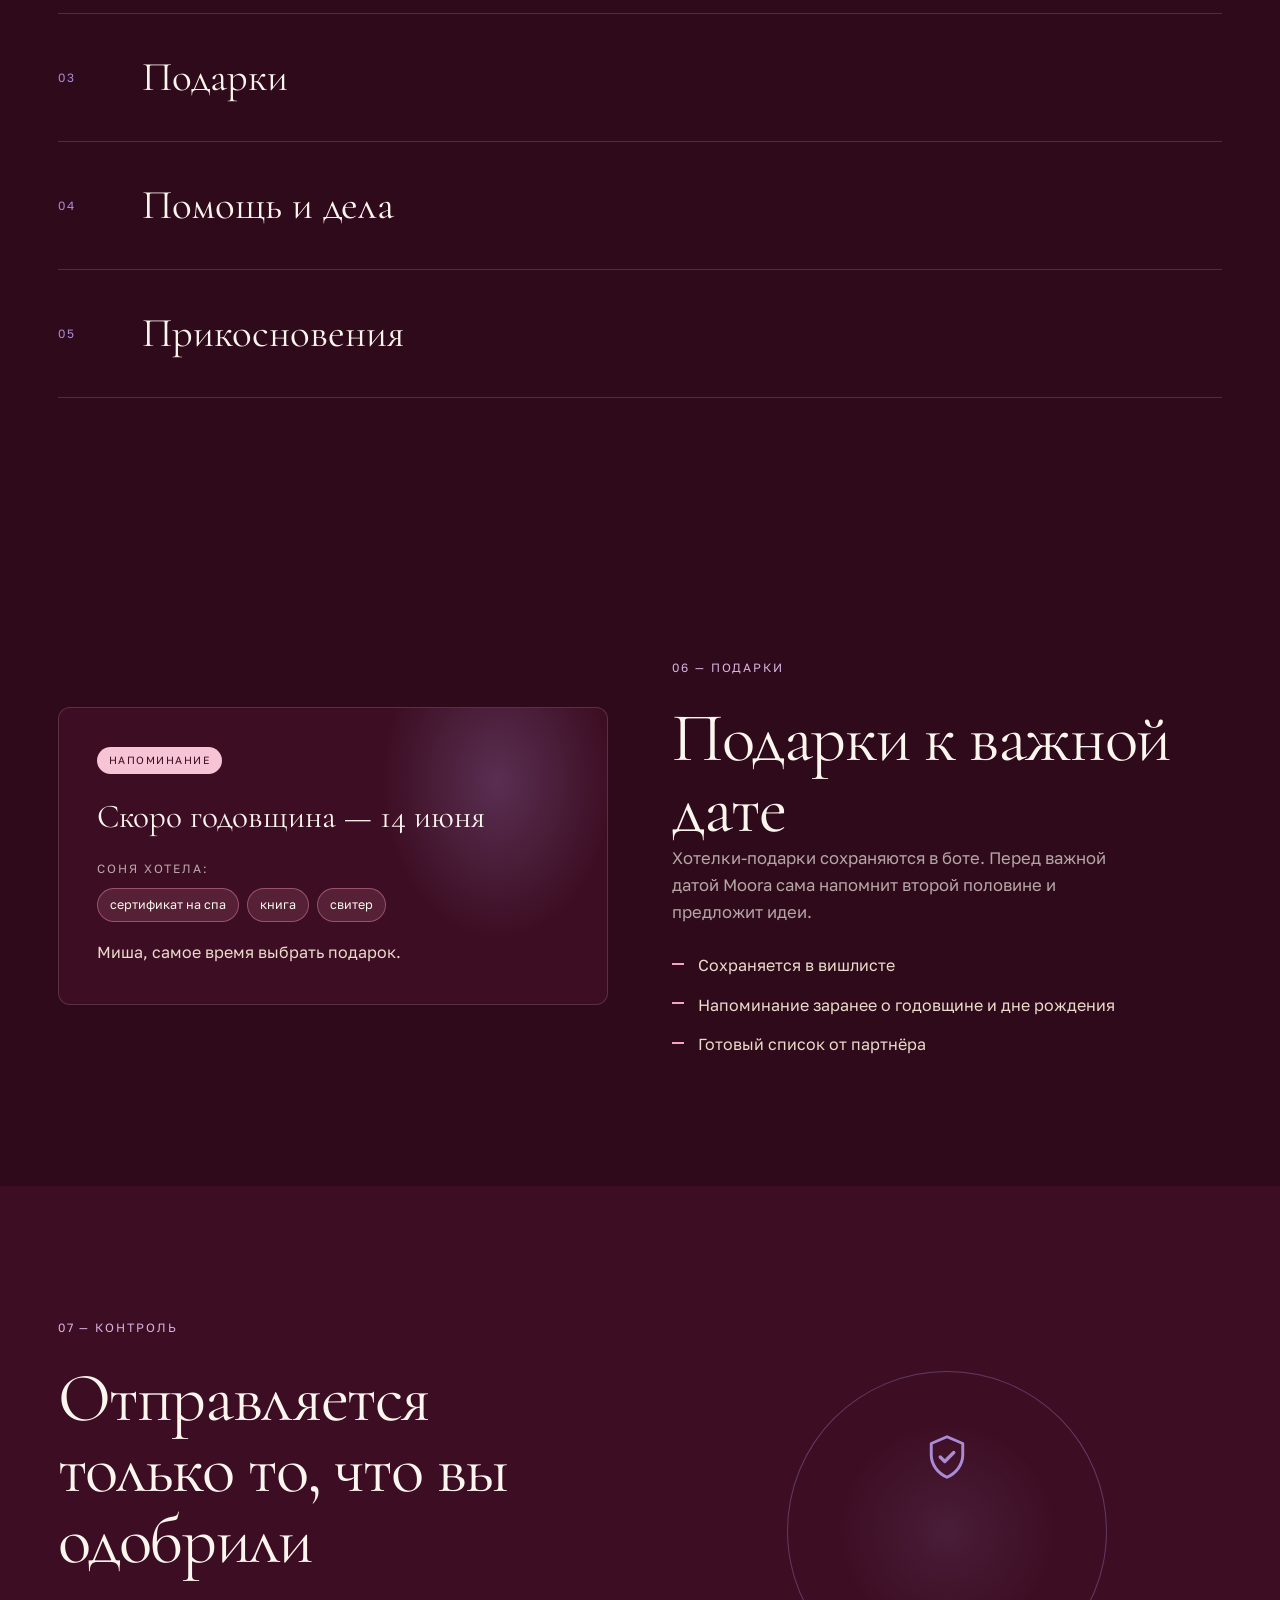
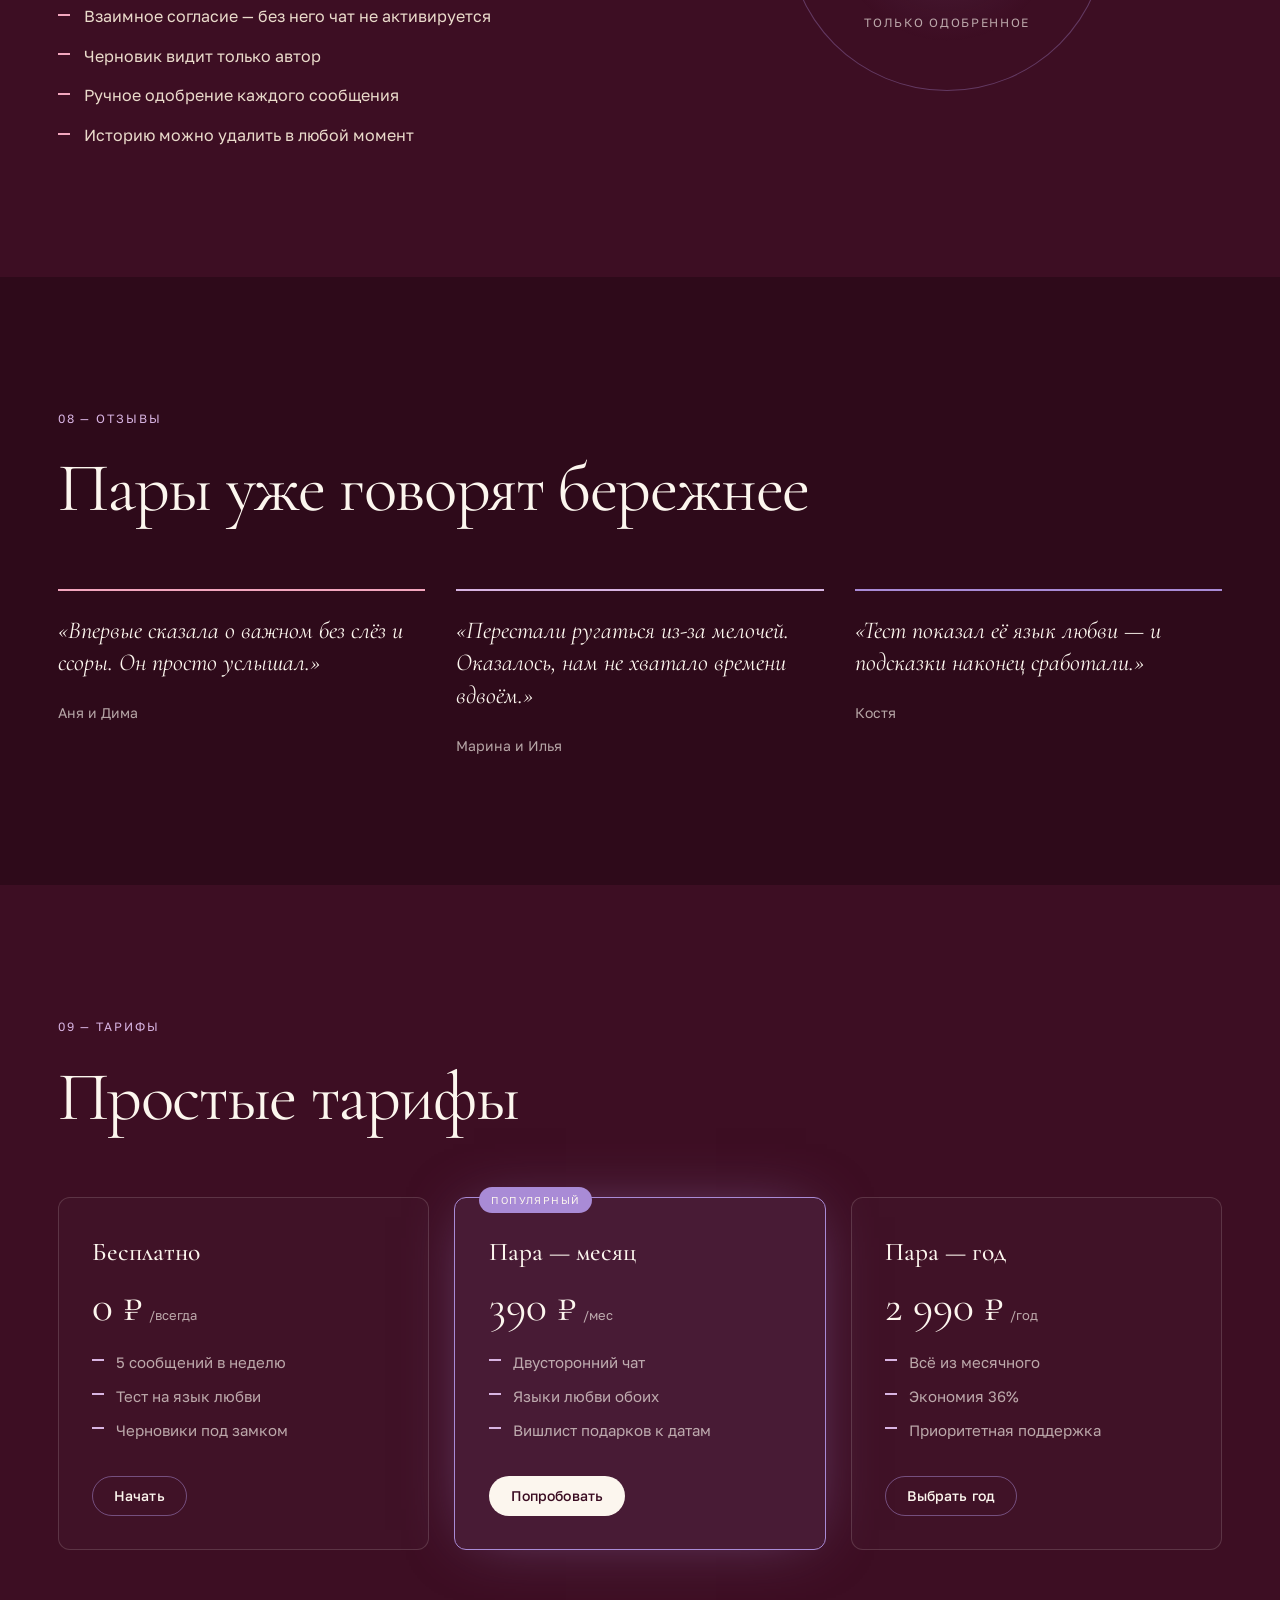
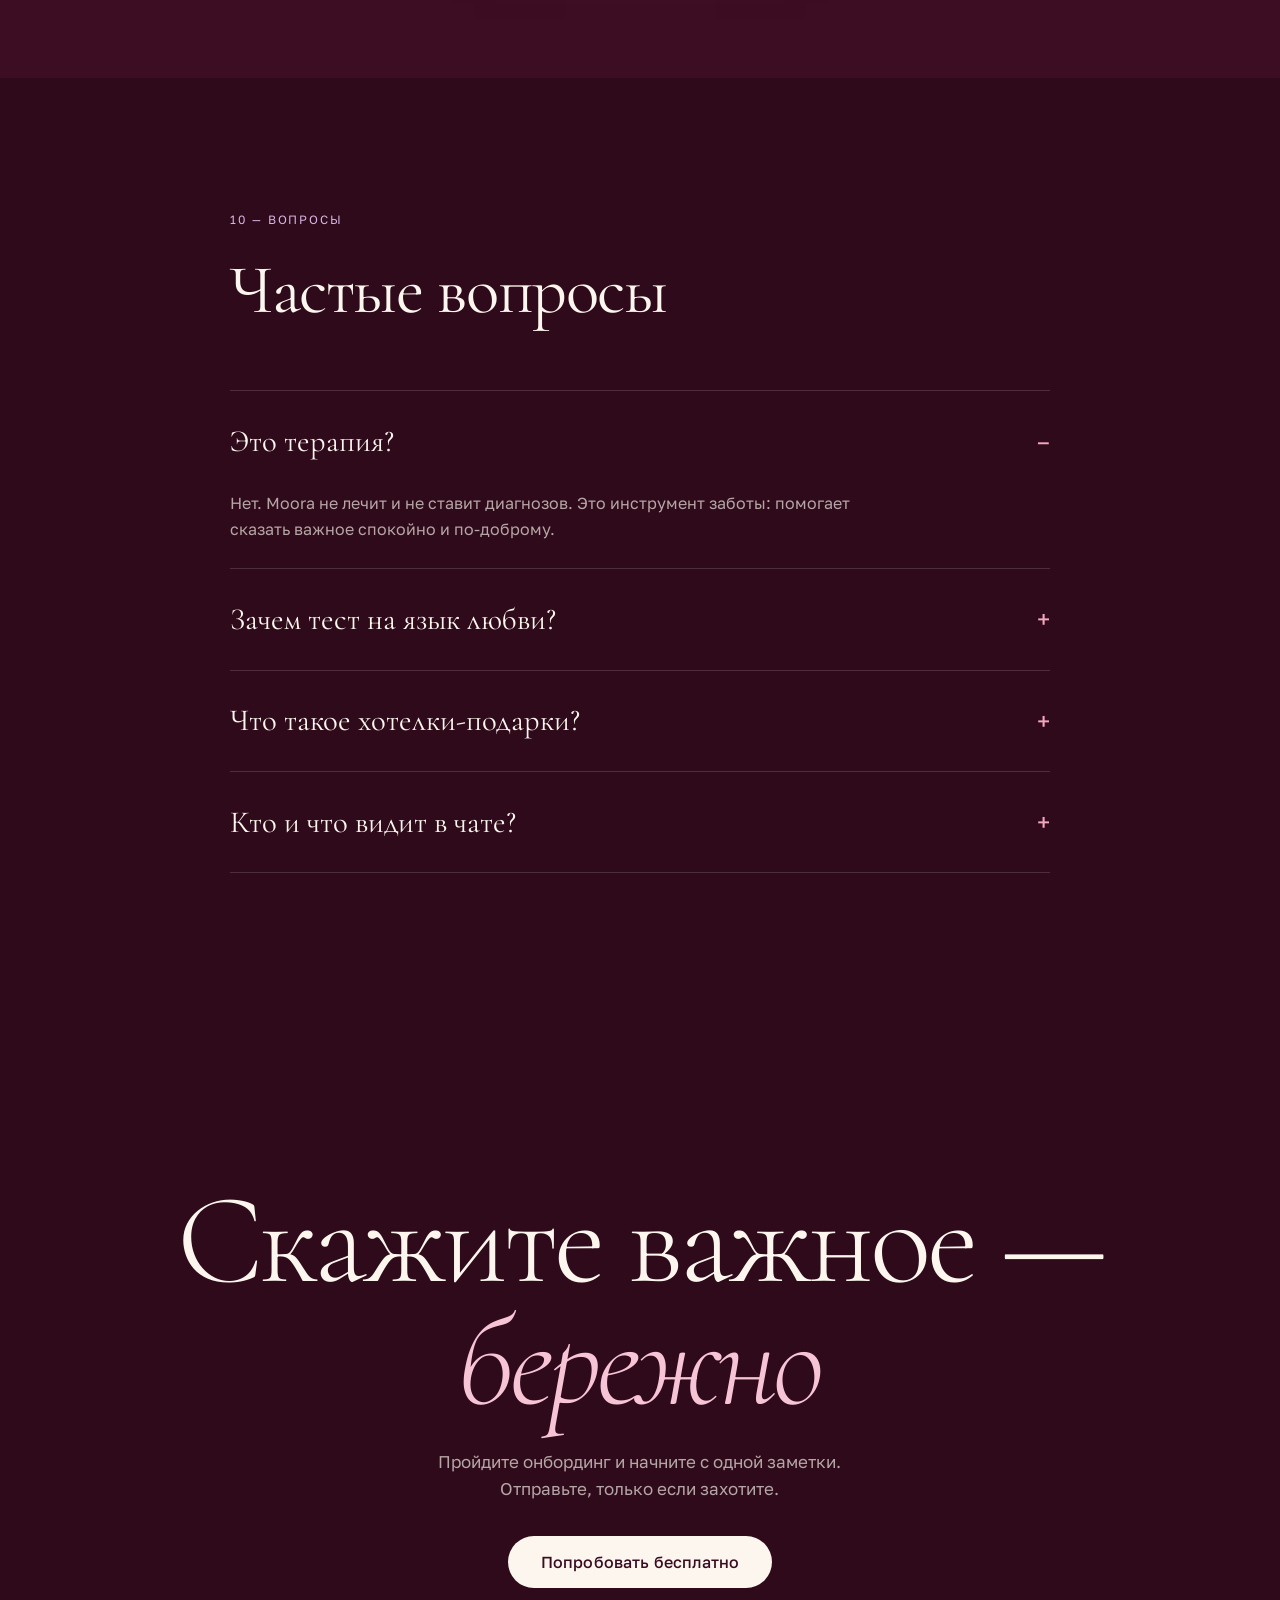
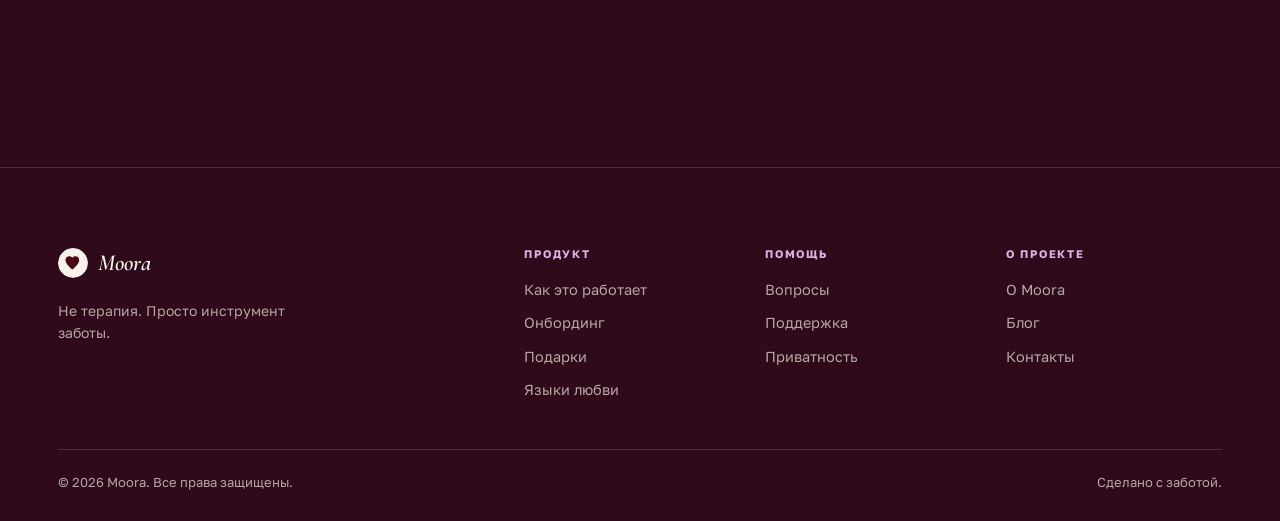
<file: reform-pastel-clean/index.html>
<!DOCTYPE html>
<html lang="ru">
<head>
<meta charset="UTF-8" />
<meta name="viewport" content="width=device-width, initial-scale=1.0" />
<title>Moora — важные слова без ссор и упрёков</title>
<meta name="description" content="Moora знает язык любви обоих, превращает заметку в спокойное сообщение и подсказывает шаги партнёру. Отправляется только то, что вы одобрили." />
<link rel="preconnect" href="https://fonts.googleapis.com" />
<link rel="preconnect" href="https://fonts.gstatic.com" crossorigin />
<link href="https://fonts.googleapis.com/css2?family=Cormorant+Garamond:ital,wght@0,300;0,400;0,500;0,600;1,300;1,400;1,500&family=Golos+Text:wght@400;500;600;700&display=swap" rel="stylesheet" />
<link rel="stylesheet" href="styles.css" />
</head>
<body>

<a class="skip-link" href="#main">Перейти к содержимому</a>

<header class="site-header" id="top" data-header>
  <div class="header__inner">
    <a class="logo" href="#top" aria-label="Moora — на главную">
      <svg class="logo__mark" width="30" height="30" viewBox="0 0 32 32" fill="none" aria-hidden="true">
        <circle cx="16" cy="16" r="16" fill="#F7F3EC"/>
        <path d="M16 23c-.4 0-.8-.15-1.1-.43-2.6-2.35-6.9-6.05-6.9-9.62 0-2.3 1.82-4.1 4.05-4.1 1.28 0 2.48.6 3.25 1.55a4.27 4.27 0 0 1 3.25-1.55c2.23 0 4.05 1.8 4.05 4.1 0 3.57-4.3 7.27-6.9 9.62-.3.28-.7.43-1.1.43Z" fill="#4B0713"/>
      </svg>
      <span class="logo__text">Moora</span>
    </a>

    <nav class="nav" id="nav" aria-label="Основная навигация">
      <a class="nav__link" href="#how">Как это работает</a>
      <a class="nav__link" href="#onboarding">Онбординг</a>
      <a class="nav__link" href="#gifts">Подарки</a>
      <a class="nav__link" href="#languages">Языки любви</a>
      <a class="nav__link" href="#pricing">Тарифы</a>
      <a class="nav__link" href="#faq">Вопросы</a>
    </nav>

    <div class="header__actions">
      <a class="btn btn--pill btn--light header__login" href="#">Войти</a>
      <a class="btn btn--pill btn--cream header__cta" href="#cta"><span class="label-full">Начать бесплатно</span><span class="label-short">Начать</span></a>
      <button class="nav-toggle" id="navToggle" aria-label="Открыть меню" aria-expanded="false" aria-controls="nav">
        <span></span><span></span><span></span>
      </button>
    </div>
  </div>
</header>

<main id="main">

  <!-- HERO -->
  <section class="hero" id="hero">
    <div class="wrap">
      <span class="label">Бот для пар</span>
      <h1 class="hero__title">
        Важные слова —<br /> <em>бережно</em>
      </h1>
      <div class="hero__bottom">
        <p class="lead">
          Moora знает язык любви обоих, превращает заметку в спокойное сообщение
          и подсказывает партнёру конкретные шаги. Отправляется только то, что вы одобрили.
        </p>
        <div class="hero__cta">
          <a class="btn btn--pill btn--cream" href="#cta">Попробовать бесплатно</a>
          <a class="btn btn--pill btn--ghost" href="#how">Как это работает</a>
        </div>
      </div>
    </div>
  </section>

  <!-- PROBLEM -->
  <section class="section" id="problem">
    <div class="wrap">
      <div class="section__head">
        <span class="label">01 — Знакомо</span>
        <h2 class="h2">Самые близкие получают самые неосторожные слова</h2>
      </div>
      <div class="cards">
        <article class="card">
          <span class="card__idx">01</span>
          <h3 class="card__title">Сказал(а) как есть</h3>
          <p class="card__text">И получилась обида вместо просьбы. Хотел(а) как лучше — вышло как всегда.</p>
        </article>
        <article class="card">
          <span class="card__idx">02</span>
          <h3 class="card__title">Копишь раздражение</h3>
          <p class="card__text">Чтобы не ссориться, молчишь. А напряжение всё равно растёт.</p>
        </article>
        <article class="card">
          <span class="card__idx">03</span>
          <h3 class="card__title">Разные языки любви</h3>
          <p class="card__text">Ты говоришь делами, партнёр ждёт слов. И оба чувствуют себя непонятыми.</p>
        </article>
      </div>
    </div>
  </section>

  <!-- ONBOARDING -->
  <section class="section section--accent" id="onboarding">
    <div class="wrap">
      <div class="section__head">
        <span class="label">02 — Онбординг</span>
        <h2 class="h2">Сначала знакомимся</h2>
      </div>
      <ol class="rows">
        <li class="row">
          <span class="row__num">01</span>
          <h3 class="row__title">Данные пары</h3>
          <p class="row__text">Имена, профили и то, как вы друг к другу обращаетесь.</p>
        </li>
        <li class="row">
          <span class="row__num">02</span>
          <h3 class="row__title">Сколько вы вместе</h3>
          <p class="row__text">Контекст вашей истории — год, три или десять — и важные даты.</p>
        </li>
        <li class="row">
          <span class="row__num">03</span>
          <h3 class="row__title">Согласие обоих</h3>
          <p class="row__text">Оба партнёра подтверждают участие. Без согласия чат не открывается.</p>
        </li>
        <li class="row">
          <span class="row__num">04</span>
          <h3 class="row__title">Тест на язык любви</h3>
          <p class="row__text">Каждый проходит опрос и узнаёт свой язык любви.</p>
        </li>
      </ol>
    </div>
  </section>

  <!-- HOW -->
  <section class="section" id="how">
    <div class="wrap">
      <div class="section__head">
        <span class="label">03 — Как это работает</span>
        <h2 class="h2">Четыре шага к спокойному разговору</h2>
      </div>

      <div class="steps">
        <article class="step">
          <span class="step__idx">01</span>
          <h3 class="step__title">Подключаете пару</h3>
          <p class="step__text">Онбординг: данные, «сколько вместе», взаимное согласие и тест на язык любви.</p>
        </article>
        <article class="step">
          <span class="step__idx">02</span>
          <h3 class="step__title">Пишете заметки</h3>
          <p class="step__text">Оба партнёра пишут как есть. Черновик видит только автор — никаких упрёков в лицо.</p>
        </article>
        <article class="step">
          <span class="step__idx">03</span>
          <h3 class="step__title">Moora перерабатывает</h3>
          <p class="step__text">Убирает обвинения и подстраивает послание под язык любви того, кто его получит.</p>
        </article>
        <article class="step">
          <span class="step__idx">04</span>
          <h3 class="step__title">Шаги и одобрение</h3>
          <p class="step__text">Партнёр видит ответ от третьего лица и конкретные шаги. Уходит только одобренное.</p>
        </article>
      </div>
    </div>
  </section>

  <!-- DIALOGUE -->
  <section class="section section--accent" id="dialogue">
    <div class="wrap split">
      <div class="split__content">
        <span class="label">04 — Чат для двоих</span>
        <h2 class="h2">Пишут оба — Moora перерабатывает для каждого</h2>
        <p class="lead">Заметку оставляет любой из партнёров. Moora переработает её под язык любви получателя и ответит ему от третьего лица — про тебя, а не от твоего имени.</p>
        <ul class="ticks">
          <li>Ответы от третьего лица: «Миша, Соне важно время вместе»</li>
          <li>Вишлист подарков сохраняется и напоминает о дате</li>
          <li>Двусторонний диалог без «кто прав»</li>
        </ul>
      </div>

      <div class="chat" aria-hidden="true">
        <div class="chat__bar">
          <span class="chat__dots"><i></i><i></i><i></i></span>
          <span class="chat__name">Moora · чат для двоих</span>
          <span class="chat__tag">Время вместе</span>
        </div>
        <div class="chat__body">
          <div class="bubble bubble--note">
            <span class="bubble__who">Заметка · Соня</span>
            <p>«Он опять весь вечер в телефоне.»</p>
          </div>
          <div class="bubble bubble--moora">
            <span class="bubble__who">Moora → Миша</span>
            <p>Миша, Соня просит внимания. Язык любви — <strong>время вместе</strong>.</p>
          </div>
          <div class="chips">
            <span class="chip">сертификат на спа</span>
            <span class="chip">свитер</span>
            <span class="chip chip--add">+ добавить</span>
          </div>
          <div class="bubble bubble--note">
            <span class="bubble__who">Заметка · Миша</span>
            <p>«Хочу больше времени вдвоём, а не только по выходным.»</p>
          </div>
          <div class="bubble bubble--step">
            <span class="bubble__who bubble__who--light">Moora → Миша</span>
            <p>Вот что можно сделать сегодня:</p>
            <ol class="mini">
              <li>Отложи телефон на вечер</li>
              <li>Приготовьте ужин вместе</li>
              <li>Погуляйте или посмотрите фильм</li>
            </ol>
          </div>
        </div>
      </div>
    </div>
  </section>

  <!-- LANGUAGES -->
  <section class="section" id="languages">
    <div class="wrap">
      <div class="section__head">
        <span class="label">05 — Языки любви</span>
        <h2 class="h2">Moora знает язык любви обоих</h2>
      </div>
      <ul class="langs">
        <li class="lang-row">
          <span class="lang-row__idx">01</span>
          <span class="lang-row__name">Слова поддержки</span>
          <span class="lang-row__desc">Комплименты и «я тебя слышу» словами.</span>
        </li>
        <li class="lang-row">
          <span class="lang-row__idx">02</span>
          <span class="lang-row__name">Время вместе</span>
          <span class="lang-row__desc">Полчаса без телефонов дороже подарка.</span>
        </li>
        <li class="lang-row">
          <span class="lang-row__idx">03</span>
          <span class="lang-row__name">Подарки</span>
          <span class="lang-row__desc">Знак внимания, а не цена.</span>
        </li>
        <li class="lang-row">
          <span class="lang-row__idx">04</span>
          <span class="lang-row__name">Помощь и дела</span>
          <span class="lang-row__desc">Разгрузить вечер без просьбы.</span>
        </li>
        <li class="lang-row">
          <span class="lang-row__idx">05</span>
          <span class="lang-row__name">Прикосновения</span>
          <span class="lang-row__desc">Объятие вместо длинного текста.</span>
        </li>
      </ul>
    </div>
  </section>

  <!-- GIFTS -->
  <section class="section" id="gifts">
    <div class="wrap split split--rev">
      <div class="split__content">
        <span class="label">06 — Подарки</span>
        <h2 class="h2">Подарки к важной дате</h2>
        <p class="lead">Хотелки-подарки сохраняются в боте. Перед важной датой Moora сама напомнит второй половине и предложит идеи.</p>
        <ul class="ticks">
          <li>Сохраняется в вишлисте</li>
          <li>Напоминание заранее о годовщине и дне рождения</li>
          <li>Готовый список от партнёра</li>
        </ul>
      </div>

      <div class="reminder">
        <span class="reminder__badge">Напоминание</span>
        <h3 class="reminder__title">Скоро годовщина — 14 июня</h3>
        <p class="reminder__text">Соня хотела:</p>
        <div class="chips">
          <span class="chip">сертификат на спа</span>
          <span class="chip">книга</span>
          <span class="chip">свитер</span>
        </div>
        <p class="reminder__note">Миша, самое время выбрать подарок.</p>
      </div>
    </div>
  </section>

  <!-- PRIVACY -->
  <section class="section section--band" id="privacy">
    <div class="wrap split">
      <div class="split__content">
        <span class="label">07 — Контроль</span>
        <h2 class="h2">Отправляется только то, что вы одобрили</h2>
        <ul class="ticks">
          <li>Взаимное согласие — без него чат не активируется</li>
          <li>Черновик видит только автор</li>
          <li>Ручное одобрение каждого сообщения</li>
          <li>Историю можно удалить в любой момент</li>
        </ul>
      </div>
      <div class="shield" aria-hidden="true">
        <svg width="54" height="54" viewBox="0 0 24 24" fill="none"><path d="M12 3l7 3v5c0 4.5-3 8.2-7 10-4-1.8-7-5.5-7-10V6l7-3Z" stroke="currentColor" stroke-width="1.3" stroke-linejoin="round"/><path d="M9 12l2 2 4-4" stroke="currentColor" stroke-width="1.5" stroke-linecap="round" stroke-linejoin="round"/></svg>
        <p>Только одобренное</p>
      </div>
    </div>
  </section>

  <!-- REVIEWS -->
  <section class="section" id="reviews">
    <div class="wrap">
      <div class="section__head">
        <span class="label">08 — Отзывы</span>
        <h2 class="h2">Пары уже говорят бережнее</h2>
      </div>
      <div class="quotes">
        <figure class="quote">
          <blockquote>«Впервые сказала о важном без слёз и ссоры. Он просто услышал.»</blockquote>
          <figcaption>Аня и Дима</figcaption>
        </figure>
        <figure class="quote">
          <blockquote>«Перестали ругаться из-за мелочей. Оказалось, нам не хватало времени вдвоём.»</blockquote>
          <figcaption>Марина и Илья</figcaption>
        </figure>
        <figure class="quote">
          <blockquote>«Тест показал её язык любви — и подсказки наконец сработали.»</blockquote>
          <figcaption>Костя</figcaption>
        </figure>
      </div>
    </div>
  </section>

  <!-- PRICING -->
  <section class="section section--band" id="pricing">
    <div class="wrap">
      <div class="section__head">
        <span class="label">09 — Тарифы</span>
        <h2 class="h2">Простые тарифы</h2>
      </div>
      <div class="pricing">
        <article class="price">
          <h3 class="price__name">Бесплатно</h3>
          <p class="price__value">0 ₽<span>/всегда</span></p>
          <ul class="price__list">
            <li>5 сообщений в неделю</li>
            <li>Тест на язык любви</li>
            <li>Черновики под замком</li>
          </ul>
          <a class="btn btn--pill btn--ghost" href="#cta">Начать</a>
        </article>
        <article class="price price--featured">
          <span class="price__badge">Популярный</span>
          <h3 class="price__name">Пара — месяц</h3>
          <p class="price__value">390 ₽<span>/мес</span></p>
          <ul class="price__list">
            <li>Двусторонний чат</li>
            <li>Языки любви обоих</li>
            <li>Вишлист подарков к датам</li>
          </ul>
          <a class="btn btn--pill btn--cream" href="#cta">Попробовать</a>
        </article>
        <article class="price">
          <h3 class="price__name">Пара — год</h3>
          <p class="price__value">2 990 ₽<span>/год</span></p>
          <ul class="price__list">
            <li>Всё из месячного</li>
            <li>Экономия 36%</li>
            <li>Приоритетная поддержка</li>
          </ul>
          <a class="btn btn--pill btn--ghost" href="#cta">Выбрать год</a>
        </article>
      </div>
    </div>
  </section>

  <!-- FAQ -->
  <section class="section" id="faq">
    <div class="wrap wrap--narrow">
      <div class="section__head">
        <span class="label">10 — Вопросы</span>
        <h2 class="h2">Частые вопросы</h2>
      </div>
      <div class="faq">
        <details class="faq__item" open>
          <summary class="faq__q">Это терапия?</summary>
          <p class="faq__a">Нет. Moora не лечит и не ставит диагнозов. Это инструмент заботы: помогает сказать важное спокойно и по-доброму.</p>
        </details>
        <details class="faq__item">
          <summary class="faq__q">Зачем тест на язык любви?</summary>
          <p class="faq__a">Оба партнёра проходят его на онбординге. Moora использует результат, чтобы послание и шаги зазвучали именно для этого человека.</p>
        </details>
        <details class="faq__item">
          <summary class="faq__q">Что такое хотелки-подарки?</summary>
          <p class="faq__a">Материальные подарки, которые вы добавляете чипом прямо в чат. Они сохраняются в боте, а перед важной датой Moora напомнит второй половине и пришлёт список идей.</p>
        </details>
        <details class="faq__item">
          <summary class="faq__q">Кто и что видит в чате?</summary>
          <p class="faq__a">Черновики видит только автор. Партнёр получает переработанный вариант и подсказки — и только после вашего одобрения. Чат работает при согласии обоих.</p>
        </details>
      </div>
    </div>
  </section>

  <!-- CTA -->
  <section class="section section--cta" id="cta">
    <div class="wrap">
      <h2 class="cta__title">Скажите важное — <em>бережно</em></h2>
      <p class="cta__text">Пройдите онбординг и начните с одной заметки. Отправьте, только если захотите.</p>
      <a class="btn btn--pill btn--cream btn--lg" href="#">Попробовать бесплатно</a>
    </div>
  </section>

</main>

<footer class="site-footer">
  <div class="wrap footer__inner">
    <div class="footer__brand">
      <a class="logo logo--footer" href="#top" aria-label="Moora — на главную">
        <svg class="logo__mark" width="30" height="30" viewBox="0 0 32 32" fill="none" aria-hidden="true">
          <circle cx="16" cy="16" r="16" fill="#F7F3EC"/>
          <path d="M16 23c-.4 0-.8-.15-1.1-.43-2.6-2.35-6.9-6.05-6.9-9.62 0-2.3 1.82-4.1 4.05-4.1 1.28 0 2.48.6 3.25 1.55a4.27 4.27 0 0 1 3.25-1.55c2.23 0 4.05 1.8 4.05 4.1 0 3.57-4.3 7.27-6.9 9.62-.3.28-.7.43-1.1.43Z" fill="#4B0713"/>
        </svg>
        <span class="logo__text">Moora</span>
      </a>
      <p class="footer__note">Не терапия. Просто инструмент заботы.</p>
    </div>
    <nav class="footer__cols" aria-label="Footer">
      <div class="footer__col">
        <h3 class="footer__heading">Продукт</h3>
        <a href="#how">Как это работает</a>
        <a href="#onboarding">Онбординг</a>
        <a href="#gifts">Подарки</a>
        <a href="#languages">Языки любви</a>
      </div>
      <div class="footer__col">
        <h3 class="footer__heading">Помощь</h3>
        <a href="#faq">Вопросы</a>
        <a href="#">Поддержка</a>
        <a href="#">Приватность</a>
      </div>
      <div class="footer__col">
        <h3 class="footer__heading">О проекте</h3>
        <a href="#">О Moora</a>
        <a href="#">Блог</a>
        <a href="#">Контакты</a>
      </div>
    </nav>
  </div>
  <div class="wrap footer__bottom">
    <span>© 2026 Moora. Все права защищены.</span>
    <span>Сделано с заботой.</span>
  </div>
</footer>

<script src="script.js" defer></script>
</body>
</html>
</file>
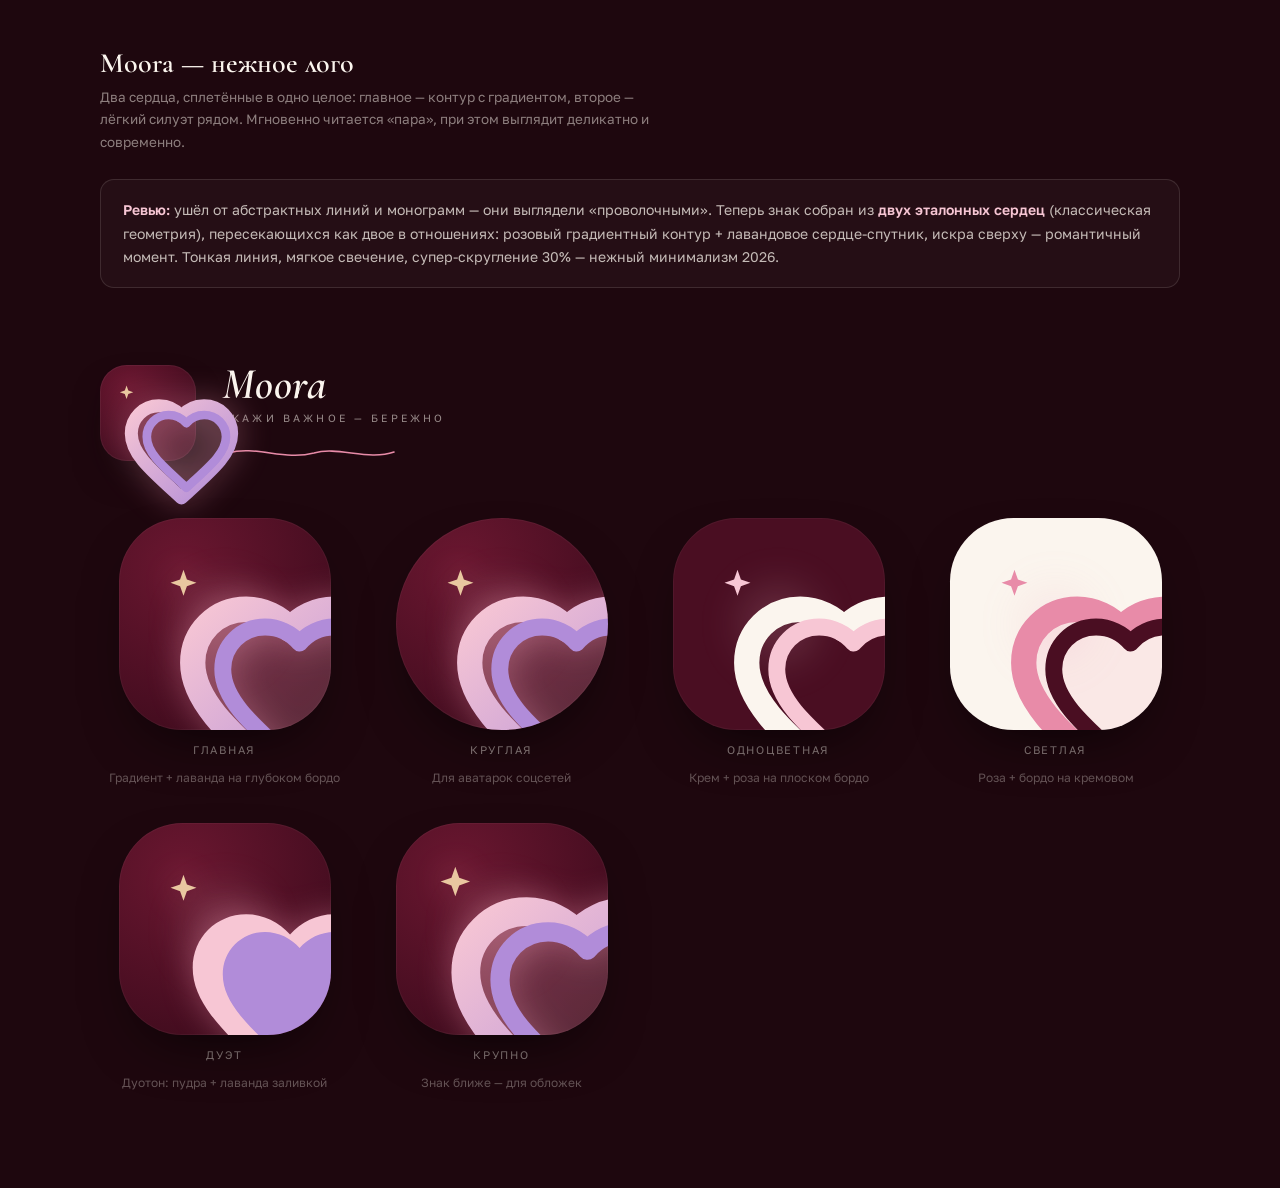
<file: logo-avatar-alt.html>
<!DOCTYPE html>
<html lang="ru">
<head>
<meta charset="UTF-8" />
<meta name="viewport" content="width=device-width, initial-scale=1.0" />
<title>Moora — нежное лого</title>
<link rel="preconnect" href="https://fonts.googleapis.com" />
<link rel="preconnect" href="https://fonts.gstatic.com" crossorigin />
<link href="https://fonts.googleapis.com/css2?family=Cormorant+Garamond:ital,wght@0,500;0,600;1,500;1,600&family=Golos+Text:wght@400;500;600&display=swap" rel="stylesheet" />
<style>
  :root {
    --plum-deep: #2E0814;
    --plum: #4A0E22;
    --plum-2: #6A1730;
    --cream: #FBF5EE;
    --pink: #F7C6D4;
    --rose: #E88BA8;
    --violet: #B18CD9;
    --gold: #E9C7A0;
    --font-display: 'Cormorant Garamond', Georgia, serif;
    --font: 'Golos Text', system-ui, sans-serif;
  }

  * { box-sizing: border-box; margin: 0; padding: 0; }

  body {
    background: #1E070E;
    color: var(--cream);
    font-family: var(--font);
    padding: 46px 24px 96px;
  }

  .sheet { max-width: 1080px; margin: 0 auto; }

  .page-title { font-family: var(--font-display); font-weight: 600; font-size: 28px; }
  .page-sub { margin-top: 6px; color: rgba(251, 245, 238, .5); font-size: 13.5px; line-height: 1.65; max-width: 72ch; }
  .review { margin: 26px 0 44px; padding: 18px 22px; border: 1px solid rgba(251, 245, 238, .12); border-radius: 14px; background: rgba(251, 245, 238, .03); font-size: 14px; line-height: 1.7; color: rgba(251, 245, 238, .75); }
  .review b { color: var(--pink); font-weight: 600; }

  /* ============ ЛОКАП ============ */
  .lockup { display: flex; align-items: center; gap: 26px; padding: 30px 0 54px; }
  .lockup__icon { width: 96px; height: 96px; flex: none; border-radius: 28%; display: grid; place-items: center; position: relative; background: radial-gradient(120% 120% at 30% 22%, var(--plum-2), var(--plum) 55%, var(--plum-deep)); box-shadow: 0 18px 44px -20px rgba(0,0,0,.8), inset 0 0 0 1px rgba(255,255,255,.05); }
  .lockup__icon .mark { width: 66%; }
  .lockup__meta { display: flex; flex-direction: column; gap: 6px; }
  .lockup__word { font-family: var(--font-display); font-style: italic; font-weight: 600; font-size: 44px; line-height: 1; letter-spacing: .01em; }
  .lockup__tag { font-size: 10.5px; letter-spacing: .3em; text-transform: uppercase; color: rgba(251, 245, 238, .55); }
  .lockup__flourish { width: 200px; margin-top: 8px; }

  /* ============ ГРИД ============ */
  .grid { display: grid; grid-template-columns: repeat(auto-fill, minmax(220px, 1fr)); gap: 36px 28px; }
  .cell { display: flex; flex-direction: column; gap: 13px; align-items: center; }
  .cell__name { font-size: 11px; letter-spacing: .16em; text-transform: uppercase; color: rgba(251, 245, 238, .5); }
  .cell__hint { font-size: 12px; color: rgba(251, 245, 238, .32); text-align: center; line-height: 1.5; }

  /* ============ ИКОНКА ============ */
  .app-icon {
    width: 212px; height: 212px;
    border-radius: 30%;
    position: relative;
    overflow: hidden;
    display: grid;
    place-items: center;
    flex: none;
    isolation: isolate;
    box-shadow: 0 24px 58px -26px rgba(0,0,0,.8), inset 0 0 0 1px rgba(255,255,255,.04);
  }
  .app-icon--circle { border-radius: 50%; }
  .app-icon--dark { background: radial-gradient(120% 120% at 30% 22%, var(--plum-2), var(--plum) 55%, var(--plum-deep) 100%); }
  .app-icon--flat { background: var(--plum); }
  .app-icon--cream { background: var(--cream); }

  .glow {
    position: absolute;
    width: 68%; height: 68%;
    border-radius: 50%;
    background: radial-gradient(closest-side, rgba(247, 198, 212, .55), transparent 72%);
    filter: blur(20px);
    opacity: .5;
    z-index: -1;
  }
  .app-icon--cream .glow { background: radial-gradient(closest-side, rgba(232, 139, 168, .35), transparent 72%); }

  /* ============ ЗНАК: два сердца ============ */
  .mark { width: 58%; height: auto; overflow: visible; }
  .mark--big { width: 66%; }

  .mark .h--main { fill: var(--hf1, none); stroke: var(--hs1, var(--pink)); stroke-width: 2.6; stroke-linejoin: round; stroke-linecap: round; }
  .mark .h--side { fill: var(--hf2, none); stroke: var(--hs2, var(--violet)); stroke-width: 2.2; stroke-linejoin: round; stroke-linecap: round; }
  .mark .spark { fill: var(--sp, var(--gold)); stroke: none; }

  /* палитры вариантов */
  .app-icon--dark, .lockup__icon { --hs1: url(#g1); --hf1: rgba(247, 198, 212, .14); --hs2: #B18CD9; --hf2: none; --sp: #E9C7A0; }
  .app-icon--flat { --hs1: #FBF5EE; --hf1: none; --hs2: #F7C6D4; --hf2: none; --sp: #F7C6D4; }
  .app-icon--cream { --hs1: #E88BA8; --hf1: rgba(232, 139, 168, .12); --hs2: #4A0E22; --hf2: none; --sp: #E88BA8; }
  .app-icon--duo { --hs1: none; --hf1: #F7C6D4; --hs2: none; --hf2: #B18CD9; --sp: #E9C7A0; }

  .mark--lit { filter: drop-shadow(0 0 16px rgba(232, 139, 168, .4)); }
  .app-icon--flat .mark--lit { filter: none; }

  @media (max-width: 640px) {
    .app-icon { width: 170px; height: 170px; }
    .lockup { gap: 18px; }
    .lockup__word { font-size: 34px; }
    .lockup__icon { width: 80px; height: 80px; }
  }
</style>
</head>
<body>

<!-- градиент для штриха -->
<svg width="0" height="0" style="position:absolute" aria-hidden="true">
  <defs>
    <linearGradient id="g1" x1="0" y1="0" x2="1" y2="1">
      <stop offset="0" stop-color="#F7C6D4" />
      <stop offset="1" stop-color="#B18CD9" />
    </linearGradient>
    <symbol id="heart" viewBox="0 0 24 24">
      <path d="M12 21.35l-1.45-1.32C5.4 15.36 2 12.28 2 8.5 2 5.42 4.42 3 7.5 3c1.74 0 3.41.81 4.5 2.09C13.09 3.81 14.76 3 16.5 3 19.58 3 22 5.42 22 8.5c0 3.78-3.4 6.86-8.55 11.54L12 21.35z" />
    </symbol>
  </defs>
</svg>

<div class="sheet">

  <h1 class="page-title">Moora — нежное лого</h1>
  <p class="page-sub">Два сердца, сплетённые в одно целое: главное — контур с градиентом, второе — лёгкий силуэт рядом. Мгновенно читается «пара», при этом выглядит деликатно и современно.</p>

  <div class="review">
    <b>Ревью:</b> ушёл от абстрактных линий и монограмм — они выглядели «проволочными». Теперь знак собран из <b>двух эталонных сердец</b> (классическая геометрия), пересекающихся как двое в отношениях: розовый градиентный контур + лавандовое сердце-спутник, искра сверху — романтичный момент. Тонкая линия, мягкое свечение, супер-скругление 30% — нежный минимализм 2026.
  </div>

  <!-- Локап -->
  <div class="lockup">
    <div class="lockup__icon">
      <svg class="mark mark--lit" viewBox="0 0 72 72" aria-hidden="true">
        <use href="#heart" class="h--main" transform="translate(6 10) scale(1.9)" />
        <use href="#heart" class="h--side" transform="translate(26 24) scale(1.5)" />
        <path class="spark" d="M12 4 l2 5.6 5.6 2 -5.6 2 -2 5.6 -2 -5.6 -5.6 -2 5.6 -2 Z" />
      </svg>
    </div>
    <div class="lockup__meta">
      <span class="lockup__word">Moora</span>
      <span class="lockup__tag">скажи важное — бережно</span>
      <svg class="lockup__flourish" viewBox="0 0 200 26" fill="none" aria-hidden="true">
        <path d="M6 15 C34 7 62 23 92 15 C116 8 146 23 172 14" stroke="var(--rose)" stroke-width="1.6" stroke-linecap="round" />
        <use href="#heart" transform="translate(173 2) scale(0.75)" fill="var(--pink)" stroke="none" />
      </svg>
    </div>
  </div>

  <div class="grid">

    <!-- 1. Главная -->
    <div class="cell">
      <div class="app-icon app-icon--dark">
        <span class="glow"></span>
        <svg class="mark mark--lit" viewBox="0 0 72 72" aria-hidden="true">
          <use href="#heart" class="h--main" transform="translate(6 10) scale(1.9)" />
          <use href="#heart" class="h--side" transform="translate(26 24) scale(1.5)" />
          <path class="spark" d="M12 4 l2 5.6 5.6 2 -5.6 2 -2 5.6 -2 -5.6 -5.6 -2 5.6 -2 Z" />
        </svg>
      </div>
      <span class="cell__name">Главная</span>
      <span class="cell__hint">Градиент + лаванда на глубоком бордо</span>
    </div>

    <!-- 2. Круглая -->
    <div class="cell">
      <div class="app-icon app-icon--dark app-icon--circle">
        <span class="glow"></span>
        <svg class="mark mark--lit" viewBox="0 0 72 72" aria-hidden="true">
          <use href="#heart" class="h--main" transform="translate(6 10) scale(1.9)" />
          <use href="#heart" class="h--side" transform="translate(26 24) scale(1.5)" />
          <path class="spark" d="M12 4 l2 5.6 5.6 2 -5.6 2 -2 5.6 -2 -5.6 -5.6 -2 5.6 -2 Z" />
        </svg>
      </div>
      <span class="cell__name">Круглая</span>
      <span class="cell__hint">Для аватарок соцсетей</span>
    </div>

    <!-- 3. Одноцветная -->
    <div class="cell">
      <div class="app-icon app-icon--flat">
        <span class="glow"></span>
        <svg class="mark" viewBox="0 0 72 72" aria-hidden="true">
          <use href="#heart" class="h--main" transform="translate(6 10) scale(1.9)" />
          <use href="#heart" class="h--side" transform="translate(26 24) scale(1.5)" />
          <path class="spark" d="M12 4 l2 5.6 5.6 2 -5.6 2 -2 5.6 -2 -5.6 -5.6 -2 5.6 -2 Z" />
        </svg>
      </div>
      <span class="cell__name">Одноцветная</span>
      <span class="cell__hint">Крем + роза на плоском бордо</span>
    </div>

    <!-- 4. Светлая -->
    <div class="cell">
      <div class="app-icon app-icon--cream">
        <span class="glow"></span>
        <svg class="mark" viewBox="0 0 72 72" aria-hidden="true">
          <use href="#heart" class="h--main" transform="translate(6 10) scale(1.9)" />
          <use href="#heart" class="h--side" transform="translate(26 24) scale(1.5)" />
          <path class="spark" d="M12 4 l2 5.6 5.6 2 -5.6 2 -2 5.6 -2 -5.6 -5.6 -2 5.6 -2 Z" />
        </svg>
      </div>
      <span class="cell__name">Светлая</span>
      <span class="cell__hint">Роза + бордо на кремовом</span>
    </div>

    <!-- 5. Дуэт -->
    <div class="cell">
      <div class="app-icon app-icon--dark app-icon--duo">
        <span class="glow"></span>
        <svg class="mark mark--lit" viewBox="0 0 72 72" aria-hidden="true">
          <use href="#heart" class="h--main" transform="translate(6 10) scale(1.9)" />
          <use href="#heart" class="h--side" transform="translate(26 24) scale(1.5)" />
          <path class="spark" d="M12 4 l2 5.6 5.6 2 -5.6 2 -2 5.6 -2 -5.6 -5.6 -2 5.6 -2 Z" />
        </svg>
      </div>
      <span class="cell__name">Дуэт</span>
      <span class="cell__hint">Дуотон: пудра + лаванда заливкой</span>
    </div>

    <!-- 6. Крупно -->
    <div class="cell">
      <div class="app-icon app-icon--dark">
        <span class="glow"></span>
        <svg class="mark mark--lit mark--big" viewBox="0 0 72 72" aria-hidden="true">
          <use href="#heart" class="h--main" transform="translate(6 10) scale(1.9)" />
          <use href="#heart" class="h--side" transform="translate(26 24) scale(1.5)" />
          <path class="spark" d="M12 4 l2 5.6 5.6 2 -5.6 2 -2 5.6 -2 -5.6 -5.6 -2 5.6 -2 Z" />
        </svg>
      </div>
      <span class="cell__name">Крупно</span>
      <span class="cell__hint">Знак ближе — для обложек</span>
    </div>

  </div>

</div>

</body>
</html>
</file>
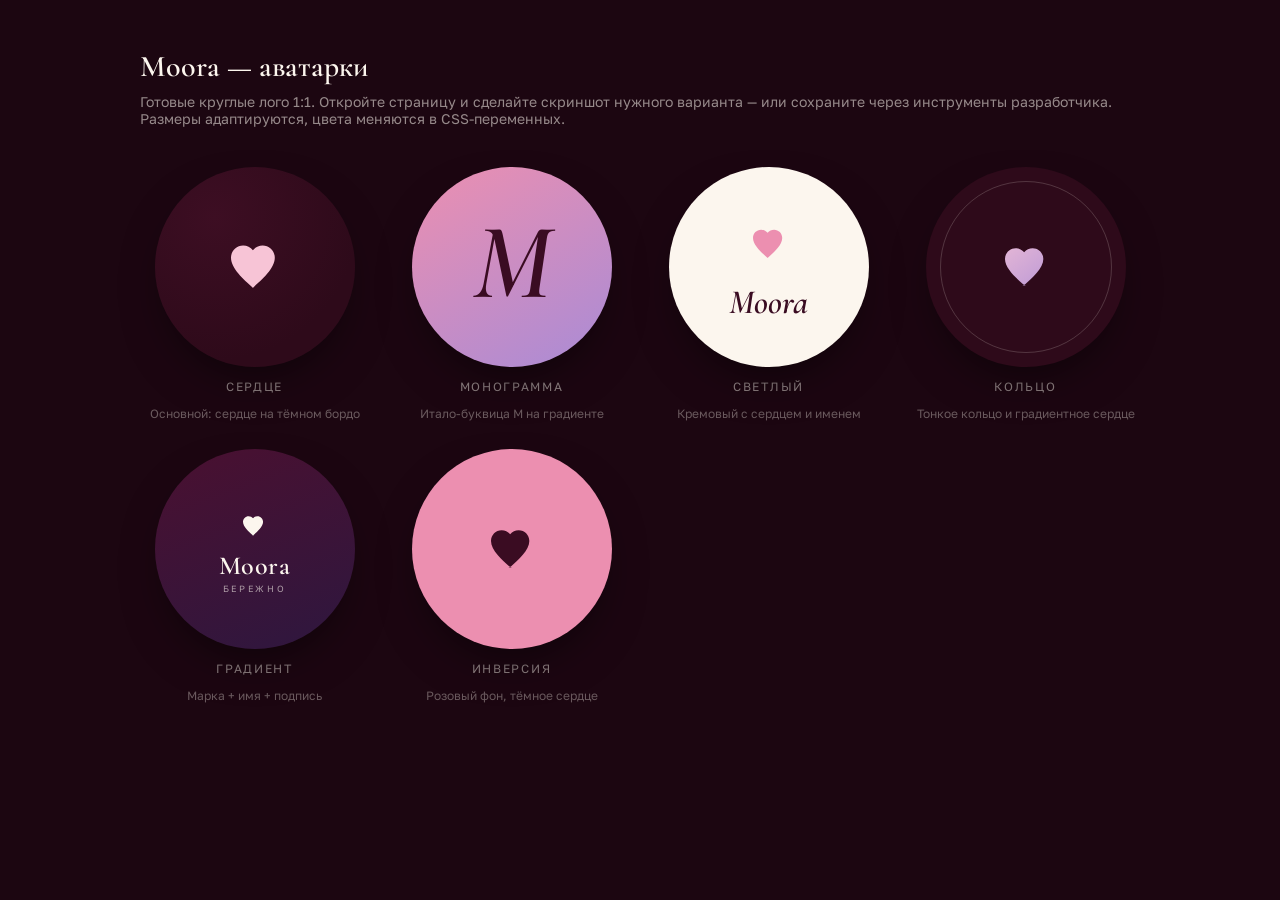
<file: logo-avatar.html>
<!DOCTYPE html>
<html lang="ru">
<head>
<meta charset="UTF-8" />
<meta name="viewport" content="width=device-width, initial-scale=1.0" />
<title>Moora — лого для аватарок</title>
<link rel="preconnect" href="https://fonts.googleapis.com" />
<link rel="preconnect" href="https://fonts.gstatic.com" crossorigin />
<link href="https://fonts.googleapis.com/css2?family=Cormorant+Garamond:ital,wght@0,400;0,600;1,600&family=Golos+Text:wght@600&display=swap" rel="stylesheet" />
<style>
  :root {
    --bg: #2E0A1A;
    --bg-2: #3D0E23;
    --cream: #FCF6EE;
    --plum: #3A0C22;
    --pink: #F7C4D6;
    --rose: #EC8FB0;
    --violet: #A98BD6;
    --line: rgba(252, 246, 238, .18);
    --font-display: 'Cormorant Garamond', Georgia, serif;
    --font: 'Golos Text', system-ui, sans-serif;
  }

  * { box-sizing: border-box; margin: 0; padding: 0; }

  body {
    background: #1c0611;
    color: var(--cream);
    font-family: var(--font);
    padding: 48px 24px 80px;
  }

  .page-title {
    max-width: 1000px;
    margin: 0 auto 8px;
    font-family: var(--font-display);
    font-weight: 600;
    font-size: 30px;
  }
  .page-sub {
    max-width: 1000px;
    margin: 0 auto 40px;
    color: rgba(252, 246, 238, .55);
    font-size: 14px;
  }

  .grid {
    max-width: 1000px;
    margin: 0 auto;
    display: grid;
    grid-template-columns: repeat(auto-fill, minmax(220px, 1fr));
    gap: 28px;
  }

  .cell { display: flex; flex-direction: column; gap: 12px; align-items: center; }
  .cell__name { font-size: 12px; letter-spacing: .14em; text-transform: uppercase; color: rgba(252, 246, 238, .5); }
  .cell__hint { font-size: 12px; color: rgba(252, 246, 238, .35); text-align: center; }

  /* =====================================================
     БАЗОВЫЙ АВАТАР — круглый, 1:1
     Используйте .avatar--X вместе с .avatar
     ===================================================== */
  .avatar {
    width: 200px;
    height: 200px;
    border-radius: 50%;
    position: relative;
    overflow: hidden;
    display: grid;
    place-items: center;
    flex: none;
    box-shadow: 0 20px 50px -20px rgba(0, 0, 0, .7);
  }

  /* --- Сердце (SVG через mask, чтобы менять цвет) --- */
  .heart {
    display: block;
    -webkit-mask: url("data:image/svg+xml,%3Csvg xmlns='http://www.w3.org/2000/svg' viewBox='0 0 32 32'%3E%3Cpath d='M16 23c-.4 0-.8-.15-1.1-.43-2.6-2.35-6.9-6.05-6.9-9.62 0-2.3 1.82-4.1 4.05-4.1 1.28 0 2.48.6 3.25 1.55a4.27 4.27 0 0 1 3.25-1.55c2.23 0 4.05 1.8 4.05 4.1 0 3.57-4.3 7.27-6.9 9.62-.3.28-.7.43-1.1.43Z'/%3E%3C/svg%3E") center / contain no-repeat;
    mask: url("data:image/svg+xml,%3Csvg xmlns='http://www.w3.org/2000/svg' viewBox='0 0 32 32'%3E%3Cpath d='M16 23c-.4 0-.8-.15-1.1-.43-2.6-2.35-6.9-6.05-6.9-9.62 0-2.3 1.82-4.1 4.05-4.1 1.28 0 2.48.6 3.25 1.55a4.27 4.27 0 0 1 3.25-1.55c2.23 0 4.05 1.8 4.05 4.1 0 3.57-4.3 7.27-6.9 9.62-.3.28-.7.43-1.1.43Z'/%3E%3C/svg%3E") center / contain no-repeat;
  }

  /* --- Вариант 1: сердце на тёмном --- */
  .avatar--dark { background: radial-gradient(circle at 30% 25%, var(--bg-2), var(--bg) 70%); }
  .avatar--dark .heart { width: 96px; height: 96px; background: var(--pink); }

  /* --- Вариант 2: монограмма M --- */
  .avatar--mono { background: linear-gradient(150deg, var(--rose), var(--violet)); }
  .avatar--mono .mono {
    font-family: var(--font-display);
    font-style: italic;
    font-weight: 600;
    font-size: 108px;
    line-height: 1;
    color: var(--plum);
    transform: translateY(-4px);
  }

  /* --- Вариант 3: светлый, сердце + имя --- */
  .avatar--light { background: var(--cream); color: var(--plum); }
  .avatar--light .stack { display: grid; place-items: center; gap: 6px; }
  .avatar--light .heart { width: 64px; height: 64px; background: var(--rose); }
  .avatar--light .word { font-family: var(--font-display); font-style: italic; font-weight: 600; font-size: 34px; color: var(--plum); }

  /* --- Вариант 4: кольцо + сердце --- */
  .avatar--ring { background: var(--bg); }
  .avatar--ring::before {
    content: "";
    position: absolute;
    inset: 14px;
    border-radius: 50%;
    border: 1px solid var(--line);
  }
  .avatar--ring .heart { width: 84px; height: 84px; background: linear-gradient(140deg, var(--pink), var(--violet)); }

  /* --- Вариант 5: буквица Mood/Moora на градиенте --- */
  .avatar--grad { background: linear-gradient(160deg, #4A1030, #2E173F); }
  .avatar--grad .stack { display: grid; place-items: center; gap: 2px; text-align: center; }
  .avatar--grad .mark { width: 44px; height: 44px; background: var(--cream); }
  .avatar--grad .word { font-family: var(--font-display); font-weight: 600; font-size: 26px; letter-spacing: .02em; }
  .avatar--grad .sub { font-size: 9px; letter-spacing: .3em; text-transform: uppercase; color: rgba(252, 246, 238, .6); }

  /* --- Инверс: кремовый на сердце-плашке --- */
  .avatar--inv { background: var(--rose); }
  .avatar--inv .heart { width: 84px; height: 84px; background: var(--plum); }

  @media (max-width: 640px) {
    .avatar { width: 160px; height: 160px; }
    .avatar--dark .heart { width: 76px; height: 76px; }
    .avatar--mono .mono { font-size: 88px; }
    .avatar--light .heart { width: 52px; height: 52px; }
    .avatar--light .word { font-size: 28px; }
    .avatar--ring .heart { width: 68px; height: 68px; }
    .avatar--inv .heart { width: 68px; height: 68px; }
  }
</style>
</head>
<body>

<h1 class="page-title">Moora — аватарки</h1>
<p class="page-sub">Готовые круглые лого 1:1. Откройте страницу и сделайте скриншот нужного варианта — или сохраните через инструменты разработчика. Размеры адаптируются, цвета меняются в CSS-переменных.</p>

<div class="grid">

  <div class="cell">
    <div class="avatar avatar--dark">
      <span class="heart"></span>
    </div>
    <span class="cell__name">Сердце</span>
    <span class="cell__hint">Основной: сердце на тёмном бордо</span>
  </div>

  <div class="cell">
    <div class="avatar avatar--mono">
      <span class="mono">M</span>
    </div>
    <span class="cell__name">Монограмма</span>
    <span class="cell__hint">Итало-буквица M на градиенте</span>
  </div>

  <div class="cell">
    <div class="avatar avatar--light">
      <span class="stack">
        <span class="heart"></span>
        <span class="word">Moora</span>
      </span>
    </div>
    <span class="cell__name">Светлый</span>
    <span class="cell__hint">Кремовый с сердцем и именем</span>
  </div>

  <div class="cell">
    <div class="avatar avatar--ring">
      <span class="heart"></span>
    </div>
    <span class="cell__name">Кольцо</span>
    <span class="cell__hint">Тонкое кольцо и градиентное сердце</span>
  </div>

  <div class="cell">
    <div class="avatar avatar--grad">
      <span class="stack">
        <span class="heart mark"></span>
        <span class="word">Moora</span>
        <span class="sub">бережно</span>
      </span>
    </div>
    <span class="cell__name">Градиент</span>
    <span class="cell__hint">Марка + имя + подпись</span>
  </div>

  <div class="cell">
    <div class="avatar avatar--inv">
      <span class="heart"></span>
    </div>
    <span class="cell__name">Инверсия</span>
    <span class="cell__hint">Розовый фон, тёмное сердце</span>
  </div>

</div>

</body>
</html>
</file>
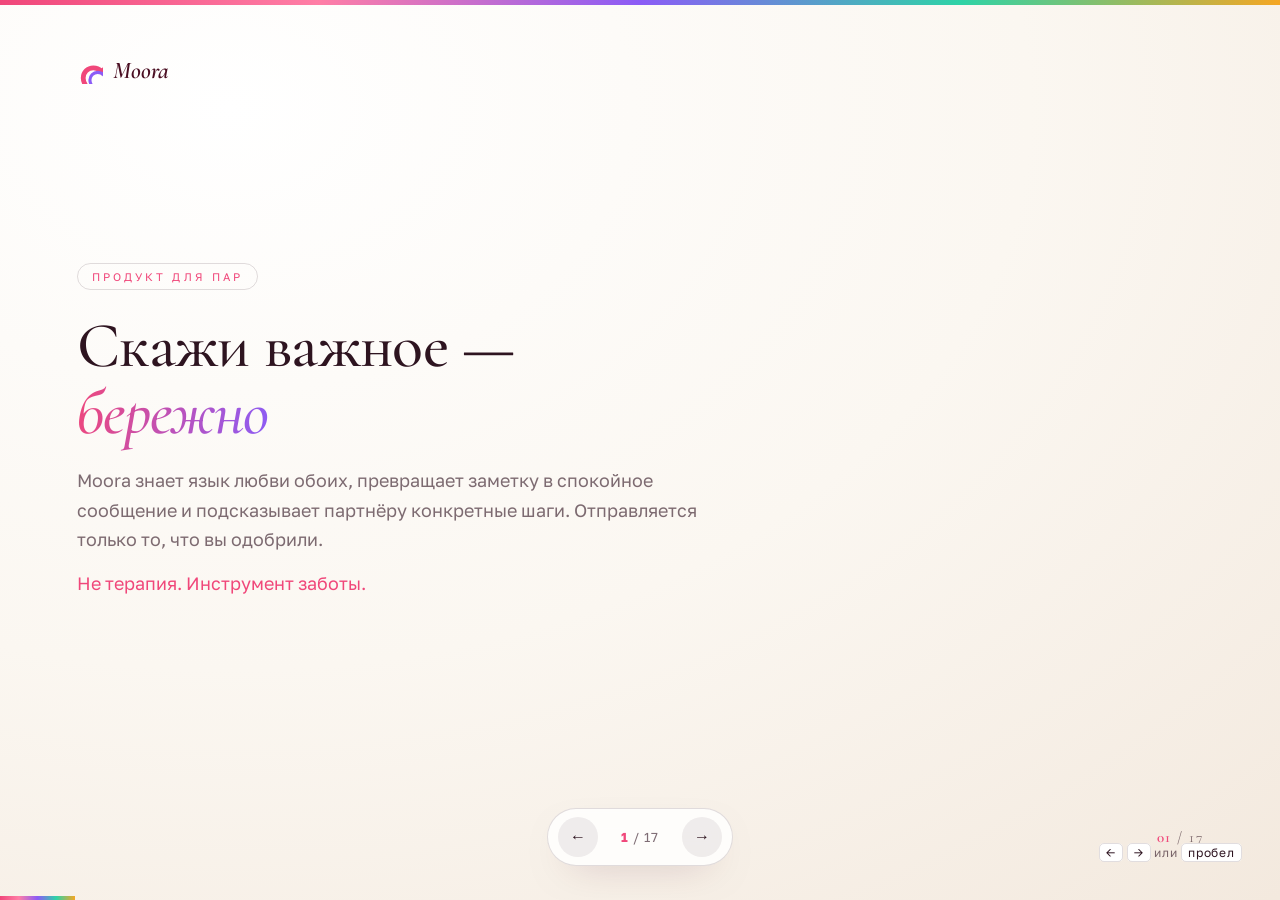
<file: pitch.html>
<!DOCTYPE html>
<html lang="ru">
<head>
<meta charset="UTF-8" />
<meta name="viewport" content="width=device-width, initial-scale=1.0" />
<title>Moora — презентация продукта</title>
<link rel="preconnect" href="https://fonts.googleapis.com" />
<link rel="preconnect" href="https://fonts.gstatic.com" crossorigin />
<link href="https://fonts.googleapis.com/css2?family=Cormorant+Garamond:ital,wght@0,400;0,500;0,600;1,400;1,500;1,600&family=Golos+Text:wght@400;500;600;700&display=swap" rel="stylesheet" />
<style>
  :root {
    /* светлая основа */
    --paper: #FBF7F1;
    --paper-2: #F3E9DE;
    --plum: #4A0E22;
    --ink: #2E1420;
    --ink-dim: rgba(46, 20, 32, .62);
    --line: rgba(46, 20, 32, .14);

    /* яркие детали */
    --pink: #FF7EA6;
    --rose: #F0477A;
    --violet: #8B5CF6;
    --gold: #F5A623;
    --mint: #2ED3A7;

    --font-display: 'Cormorant Garamond', Georgia, serif;
    --font: 'Golos Text', system-ui, sans-serif;
    --ease: cubic-bezier(.5, 0, 0, 1);
  }

  * { box-sizing: border-box; margin: 0; padding: 0; }

  html, body { height: 100%; }

  body {
    background: var(--paper);
    color: var(--ink);
    font-family: var(--font);
    overflow: hidden;
  }

  /* ============ СЛАЙДЫ ============ */
  .deck { position: fixed; inset: 0; }

  .slide {
    position: absolute;
    inset: 0;
    padding: clamp(40px, 6vw, 92px) clamp(28px, 6vw, 96px) clamp(84px, 9vw, 120px);
    display: none;
    flex-direction: column;
    justify-content: center;
    background: radial-gradient(120% 120% at 18% 12%, #FFFFFF, var(--paper) 52%, var(--paper-2) 100%);
    overflow: hidden;
  }
  .slide::before {
    content: "";
    position: absolute;
    top: 0; left: 0; right: 0;
    height: 5px;
    background: linear-gradient(90deg, var(--rose), var(--pink), var(--violet), var(--mint), var(--gold));
  }
  .slide.is-active { display: flex; animation: slideIn .7s var(--ease) both; }

  @keyframes slideIn {
    from { opacity: 0; transform: translateY(18px); }
    to { opacity: 1; transform: none; }
  }

  .slide__tag {
    display: inline-block;
    align-self: flex-start;
    font-size: 11px;
    letter-spacing: .28em;
    text-transform: uppercase;
    color: var(--rose);
    border: 1px solid var(--line);
    border-radius: 999px;
    padding: 6px 14px;
    margin-bottom: 22px;
  }

  .slide__title {
    font-family: var(--font-display);
    font-size: clamp(32px, 5vw, 68px);
    font-weight: 500;
    line-height: 1.05;
    letter-spacing: -.01em;
    max-width: 20ch;
  }
  .slide__title em {
    font-style: italic;
    background: linear-gradient(100deg, var(--rose), var(--violet));
    -webkit-background-clip: text;
    background-clip: text;
    -webkit-text-fill-color: transparent;
    color: var(--rose);
  }

  .slide__lead { margin-top: 20px; font-size: clamp(15px, 1.4vw, 19px); color: var(--ink-dim); max-width: 60ch; line-height: 1.65; }

  .slide__num {
    position: absolute;
    right: clamp(28px, 6vw, 96px);
    bottom: clamp(28px, 5vw, 54px);
    font-family: var(--font-display);
    font-size: 15px;
    color: var(--ink-dim);
    letter-spacing: .1em;
  }
  .slide__num b { color: var(--rose); font-weight: 600; }

  .brand {
    position: absolute;
    left: clamp(28px, 6vw, 96px);
    top: clamp(30px, 5vw, 56px);
    display: inline-flex;
    align-items: center;
    gap: 10px;
    font-family: var(--font-display);
    font-style: italic;
    font-weight: 600;
    font-size: 24px;
    color: var(--plum);
  }
  .brand svg { width: 26px; height: 26px; color: var(--rose); }

  /* ============ ЭЛЕМЕНТЫ КОНТЕНТА ============ */
  .cols { display: grid; grid-template-columns: repeat(2, 1fr); gap: clamp(20px, 3vw, 46px); margin-top: 40px; }
  .cols--3 { grid-template-columns: repeat(3, 1fr); }
  .cols--4 { grid-template-columns: repeat(4, 1fr); }

  .block { padding-top: 20px; border-top: 3px solid var(--rose); }
  .block:nth-child(2) { border-top-color: var(--violet); }
  .block:nth-child(3) { border-top-color: var(--gold); }
  .block:nth-child(4) { border-top-color: var(--mint); }
  .block:nth-child(5) { border-top-color: var(--pink); }
  .block__idx { font-family: var(--font-display); font-style: italic; font-size: 30px; color: var(--rose); line-height: 1; }
  .block__title { font-family: var(--font-display); font-size: clamp(20px, 1.9vw, 28px); font-weight: 500; margin-top: 8px; }
  .block__text { color: var(--ink-dim); font-size: clamp(13px, 1vw, 15px); margin-top: 8px; line-height: 1.6; }

  .list { margin-top: 34px; display: flex; flex-direction: column; gap: 16px; max-width: 70ch; }
  .list li { position: relative; padding-left: 30px; font-size: clamp(14px, 1.15vw, 17px); color: var(--ink); }
  .list li::before { content: ""; position: absolute; left: 0; top: .62em; width: 14px; height: 3px; background: var(--rose); border-radius: 2px; }
  .list li b { color: var(--rose); font-weight: 600; }

  .stats { display: grid; grid-template-columns: repeat(3, 1fr); gap: clamp(18px, 3vw, 44px); margin-top: 46px; }
  .stat { padding-top: 18px; border-top: 3px solid var(--line); }
  .stat:nth-child(1) { border-top-color: var(--rose); }
  .stat:nth-child(2) { border-top-color: var(--violet); }
  .stat:nth-child(3) { border-top-color: var(--gold); }
  .stat__val { font-family: var(--font-display); font-size: clamp(34px, 3.6vw, 58px); font-weight: 600; line-height: 1; }
  .stat:nth-child(1) .stat__val { color: var(--rose); }
  .stat:nth-child(2) .stat__val { color: var(--violet); }
  .stat:nth-child(3) .stat__val { color: var(--gold); }
  .stat__label { margin-top: 10px; font-size: 13px; color: var(--ink-dim); }

  .flow { display: flex; align-items: stretch; gap: clamp(12px, 1.6vw, 24px); margin-top: 44px; flex-wrap: wrap; }
  .flow__step { flex: 1 1 200px; padding: 20px; border: 1px solid var(--line); border-radius: 14px; background: #FFFFFF; box-shadow: 0 10px 30px -22px rgba(74, 14, 34, .4); }
  .flow__step span { font-family: var(--font-display); font-style: italic; font-size: 26px; color: var(--rose); }
  .flow__step h4 { font-family: var(--font-display); font-size: 20px; font-weight: 500; margin-top: 6px; }
  .flow__step p { color: var(--ink-dim); font-size: 13.5px; margin-top: 6px; line-height: 1.55; }

  table.cmp { width: 100%; border-collapse: collapse; margin-top: 38px; font-size: clamp(12.5px, 1vw, 15px); }
  table.cmp th, table.cmp td { text-align: left; padding: 14px 16px; border-bottom: 1px solid var(--line); }
  table.cmp th { font-family: var(--font-display); font-size: clamp(14px, 1.1vw, 17px); font-weight: 600; color: var(--ink); }
  table.cmp td { color: var(--ink-dim); }
  table.cmp tr td:first-child { color: var(--ink); }
  table.cmp .yes { color: var(--rose); font-weight: 700; }
  table.cmp .no { color: rgba(46, 20, 32, .28); }
  table.cmp tr.highlight td { background: rgba(255, 126, 166, .12); color: var(--ink); font-weight: 600; }
  table.cmp tr.highlight td:first-child { color: var(--rose); }

  .road { display: grid; grid-template-columns: repeat(4, 1fr); gap: clamp(16px, 2vw, 30px); margin-top: 44px; }
  .road__q { padding-top: 18px; border-top: 3px solid var(--violet); }
  .road__q:nth-child(2) { border-top-color: var(--rose); }
  .road__q:nth-child(3) { border-top-color: var(--gold); }
  .road__q:nth-child(4) { border-top-color: var(--mint); }
  .road__q b { font-family: var(--font-display); font-style: italic; font-size: 26px; color: var(--rose); }
  .road__q p { color: var(--ink-dim); font-size: 14px; margin-top: 10px; line-height: 1.6; }

  .invest { display: grid; grid-template-columns: repeat(4, 1fr); gap: clamp(14px, 1.8vw, 26px); margin-top: 44px; }
  .invest__stage { position: relative; padding: clamp(20px, 2.2vw, 30px) clamp(18px, 2vw, 26px); border: 1px solid var(--line); border-radius: 14px; background: #FFFFFF; display: flex; flex-direction: column; }
  .invest__stage::before { content: ""; position: absolute; top: 0; left: 0; right: 0; height: 4px; border-radius: 14px 14px 0 0; background: var(--violet); }
  .invest__stage:nth-child(1)::before { background: var(--violet); }
  .invest__stage:nth-child(2)::before { background: var(--rose); }
  .invest__stage:nth-child(3)::before { background: var(--gold); }
  .invest__stage:nth-child(4)::before { background: var(--mint); }
  .invest__q { font-family: var(--font-display); font-style: italic; font-size: 20px; color: var(--rose); }
  .invest__title { font-family: var(--font-display); font-size: clamp(20px, 1.8vw, 26px); font-weight: 600; margin-top: 4px; }
  .invest__desc { color: var(--ink-dim); font-size: 13.5px; margin-top: 12px; line-height: 1.6; }
  .invest__exit { margin-top: auto; padding-top: 16px; border-top: 1px solid var(--line); font-size: 12.5px; color: var(--ink-dim); line-height: 1.5; }
  .invest__exit b { color: var(--ink); font-weight: 600; }

  .prices { display: grid; grid-template-columns: repeat(3, 1fr); gap: clamp(16px, 2vw, 26px); margin-top: 44px; }
  .price { padding: clamp(22px, 2.4vw, 34px); border: 1px solid var(--line); border-radius: 14px; background: #FFFFFF; }
  .price--hot { border-color: var(--rose); background: linear-gradient(160deg, #FFFFFF, rgba(255, 126, 166, .14)); box-shadow: 0 20px 50px -30px rgba(240, 71, 122, .7); }
  .price h4 { font-family: var(--font-display); font-size: 22px; font-weight: 500; }
  .price .val { font-family: var(--font-display); font-size: clamp(30px, 3vw, 44px); margin-top: 8px; }
  .price .val span { font-family: var(--font); font-size: 13px; color: var(--ink-dim); margin-left: 6px; }
  .price p { color: var(--ink-dim); font-size: 13.5px; margin-top: 14px; line-height: 1.6; }

  .ph { color: var(--gold); border-bottom: 2px dashed var(--gold); font-weight: 600; }

  /* ============ ХУК ============ */
  .hook { align-items: flex-start; }
  .hook__quote { font-family: var(--font-display); font-size: clamp(34px, 6vw, 84px); font-weight: 500; line-height: 1.08; max-width: 24ch; }
  .hook__quote em {
    font-style: italic;
    background: linear-gradient(100deg, var(--rose), var(--violet));
    -webkit-background-clip: text;
    background-clip: text;
    -webkit-text-fill-color: transparent;
    color: var(--rose);
  }
  .hook__note { margin-top: 28px; font-size: clamp(15px, 1.4vw, 19px); color: var(--ink-dim); max-width: 56ch; }

  /* ============ ДЕМО (мокапы) ============ */
  .demo { display: grid; grid-template-columns: repeat(3, 1fr); gap: clamp(18px, 2.6vw, 40px); margin-top: 42px; align-items: start; }
  .phone {
    border: 1px solid var(--line);
    border-radius: 26px;
    background: #FFFFFF;
    box-shadow: 0 30px 70px -40px rgba(74, 14, 34, .55);
    overflow: hidden;
  }
  .phone__bar { display: flex; align-items: center; gap: 8px; padding: 12px 14px; border-bottom: 1px solid var(--line); background: var(--paper-2); }
  .phone__dots { display: inline-flex; gap: 4px; }
  .phone__dots i { width: 7px; height: 7px; border-radius: 50%; background: var(--rose); }
  .phone__dots i:nth-child(2) { background: var(--violet); }
  .phone__dots i:nth-child(3) { background: var(--gold); }
  .phone__name { font-size: 11.5px; font-weight: 600; color: var(--ink); }
  .phone__body { padding: 16px; display: flex; flex-direction: column; gap: 10px; }
  .phone__cap { margin-top: 14px; text-align: center; font-size: 13px; color: var(--ink-dim); }

  .pill { align-self: flex-start; font-size: 10.5px; letter-spacing: .08em; text-transform: uppercase; color: var(--rose); border: 1px solid var(--line); border-radius: 999px; padding: 4px 10px; }
  .pop { border: 1px solid var(--line); border-radius: 12px; padding: 11px 12px; }
  .pop__who { display: block; font-size: 9.5px; letter-spacing: .1em; text-transform: uppercase; color: var(--ink-dim); margin-bottom: 5px; }
  .pop p { font-size: 12.5px; line-height: 1.5; color: var(--ink); }
  .pop--note { background: var(--paper-2); border-color: transparent; }
  .pop--note p { font-style: italic; color: var(--ink-dim); }
  .pop--moora { background: rgba(255, 126, 166, .14); border-color: transparent; border-radius: 12px 12px 12px 3px; align-self: flex-end; }
  .pop--step { background: linear-gradient(150deg, #4A0E22, #6A1730); border-color: transparent; border-radius: 12px 12px 12px 3px; align-self: flex-end; }
  .pop--step p { color: var(--paper); }
  .pop--step .pop__who { color: rgba(251, 247, 241, .6); }
  .pop__list { margin-top: 8px; display: flex; flex-direction: column; gap: 5px; counter-reset: d; }
  .pop__list li { position: relative; padding-left: 20px; font-size: 11.5px; color: var(--paper); }
  .pop__list li::before { counter-increment: d; content: counter(d); position: absolute; left: 0; top: 1px; width: 14px; height: 14px; border-radius: 50%; background: var(--rose); color: #fff; font-size: 9px; display: grid; place-items: center; }
  .pills { display: flex; flex-wrap: wrap; gap: 6px; }
  .pill-sm { font-size: 10.5px; color: var(--rose); background: rgba(255, 126, 166, .14); border-radius: 999px; padding: 4px 10px; }
  .field { border: 1px solid var(--line); border-radius: 10px; padding: 9px 11px; font-size: 12px; color: var(--ink); display: flex; justify-content: space-between; align-items: center; }
  .field span { color: var(--ink-dim); }
  .rem-card { border: 1px solid var(--line); border-radius: 12px; padding: 12px; background: linear-gradient(160deg, #FFFFFF, rgba(255, 126, 166, .12)); }
  .rem-card b { font-family: var(--font-display); font-size: 16px; display: block; margin-bottom: 8px; }

  /* ============ ОТЗЫВЫ / ДОКАЗАТЕЛЬСТВА ============ */
  .reviews { display: grid; grid-template-columns: repeat(3, 1fr); gap: clamp(16px, 2.4vw, 34px); margin-top: 40px; }
  .rev { padding-top: 18px; border-top: 3px solid var(--rose); }
  .rev:nth-child(2) { border-top-color: var(--violet); }
  .rev:nth-child(3) { border-top-color: var(--gold); }
  .rev blockquote { font-family: var(--font-display); font-style: italic; font-size: clamp(17px, 1.6vw, 23px); line-height: 1.4; }
  .rev figcaption { margin-top: 14px; font-size: 13px; color: var(--ink-dim); }
  .proof { display: flex; gap: 34px; flex-wrap: wrap; margin-top: 40px; padding-top: 24px; border-top: 1px solid var(--line); }
  .proof__item b { font-family: var(--font-display); font-size: clamp(26px, 2.6vw, 40px); color: var(--rose); font-weight: 700; }
  .proof__item span { display: block; margin-top: 4px; font-size: 13px; color: var(--ink-dim); }
  .proof__item:nth-child(2) b { color: var(--violet); }
  .proof__item:nth-child(3) b { color: var(--gold); }
  .proof__item:nth-child(4) b { color: var(--mint); }

  /* ============ ФИНАЛ ============ */
  .final { align-items: flex-start; }
  .final__quote { font-family: var(--font-display); font-size: clamp(30px, 4.6vw, 64px); font-weight: 500; line-height: 1.14; max-width: 22ch; }
  .final__quote em {
    font-style: italic;
    background: linear-gradient(100deg, var(--rose), var(--violet));
    -webkit-background-clip: text;
    background-clip: text;
    -webkit-text-fill-color: transparent;
    color: var(--rose);
  }
  .final__contacts { margin-top: 40px; display: flex; gap: 30px; flex-wrap: wrap; color: var(--ink-dim); font-size: 15px; }
  .final__contacts b { color: var(--ink); font-weight: 600; }

  /* ============ НАВИГАЦИЯ ============ */
  .nav {
    position: fixed;
    left: 50%;
    bottom: clamp(20px, 3vw, 34px);
    transform: translateX(-50%);
    display: flex;
    align-items: center;
    gap: 14px;
    z-index: 20;
    padding: 8px 10px;
    border: 1px solid var(--line);
    border-radius: 999px;
    background: rgba(255, 255, 255, .82);
    backdrop-filter: blur(12px);
    box-shadow: 0 14px 40px -24px rgba(74, 14, 34, .5);
  }
  .nav__btn {
    width: 40px; height: 40px;
    display: grid; place-items: center;
    border: none;
    border-radius: 50%;
    background: rgba(46, 20, 32, .07);
    color: var(--ink);
    font-size: 16px;
    cursor: pointer;
    transition: background .25s ease, color .25s ease;
  }
  .nav__btn:hover { background: var(--rose); color: #fff; }
  .nav__count { font-size: 13px; color: var(--ink-dim); min-width: 56px; text-align: center; letter-spacing: .08em; }
  .nav__count b { color: var(--rose); }

  .progress { position: fixed; left: 0; bottom: 0; height: 4px; background: linear-gradient(90deg, var(--rose), var(--pink), var(--violet), var(--mint), var(--gold)); width: 0; z-index: 21; transition: width .5s var(--ease); }

  .hint {
    position: fixed;
    right: clamp(20px, 3vw, 40px);
    bottom: clamp(24px, 3.4vw, 40px);
    font-size: 12px;
    color: var(--ink-dim);
    letter-spacing: .06em;
    z-index: 20;
  }
  .hint kbd { border: 1px solid var(--line); border-radius: 5px; padding: 1px 6px; font-family: var(--font); color: var(--ink); background: #fff; }

  /* ============ АДАПТИВ ============ */
  @media (max-width: 900px) {
    .slide { justify-content: flex-start; padding-top: clamp(90px, 14vw, 130px); overflow-y: auto; }
    .cols, .cols--3, .cols--4, .stats, .road, .invest, .prices, .demo, .reviews { grid-template-columns: 1fr; }
    .flow__step { flex: 1 1 100%; }
    .slide__title { max-width: none; }
    table.cmp { font-size: 12px; }
    table.cmp th, table.cmp td { padding: 10px 8px; }
    .hint { display: none; }
  }

  /* ============ ПЕЧАТЬ ============ */
  @media print {
    body { overflow: visible; background: #fff; }
    .nav, .progress, .hint { display: none !important; }
    .deck { position: static; }
    .slide { position: relative; display: flex !important; page-break-after: always; height: 100vh; animation: none; }
  }

  @media (prefers-reduced-motion: reduce) {
    .slide.is-active { animation: none; }
    * { transition: none !important; }
  }
</style>
</head>
<body>

<!-- Знак «два сердца» -->
<svg width="0" height="0" style="position:absolute" aria-hidden="true">
  <defs>
    <symbol id="heart" viewBox="0 0 24 24">
      <path d="M12 21.35l-1.45-1.32C5.4 15.36 2 12.28 2 8.5 2 5.42 4.42 3 7.5 3c1.74 0 3.41.81 4.5 2.09C13.09 3.81 14.76 3 16.5 3 19.58 3 22 5.42 22 8.5c0 3.78-3.4 6.86-8.55 11.54L12 21.35z" />
    </symbol>
  </defs>
</svg>

<div class="deck">

  <!-- 1. ТИТУЛ -->
  <section class="slide is-active">
    <span class="brand">
      <svg viewBox="0 0 72 72" fill="none" aria-hidden="true">
        <use href="#heart" transform="translate(7 12) scale(1.7)" stroke="currentColor" stroke-width="2.6" />
        <use href="#heart" transform="translate(28 28) scale(1.3)" stroke="#8B5CF6" stroke-width="2.2" />
      </svg>
      Moora
    </span>
    <span class="slide__tag">Продукт для пар</span>
    <h1 class="slide__title">Скажи важное — <em>бережно</em></h1>
    <p class="slide__lead">
      Moora знает язык любви обоих, превращает заметку в спокойное сообщение
      и подсказывает партнёру конкретные шаги. Отправляется только то, что вы одобрили.
    </p>
    <p class="slide__lead" style="margin-top:14px;color:var(--rose)">Не терапия. Инструмент заботы.</p>
    <span class="slide__num"><b>01</b> / 17</span>
  </section>

  <!-- 2. ХУК -->
  <section class="slide hook">
    <span class="slide__tag">Знакомо?</span>
    <h2 class="hook__quote">«Опять весь вечер в телефоне».<br /> Как восемь слов <em>становятся ссорой</em>.</h2>
    <p class="hook__note">
      За этой фразой почти всегда стоит совсем другое: «мне тебя не хватает».
      Проблема не в словах — в том, что важное не доходит.
    </p>
    <span class="slide__num"><b>02</b> / 17</span>
  </section>

  <!-- 3. ПРОБЛЕМА -->
  <section class="slide">
    <span class="slide__tag">Проблема</span>
    <h2 class="slide__title">Любовь есть — а слова выходят не те</h2>
    <div class="cols cols--3">
      <div class="block">
        <span class="block__idx">01</span>
        <h3 class="block__title">Упрёк вместо просьбы</h3>
        <p class="block__text">«Опять весь вечер в телефоне» звучит вместо «мне тебя не хватает».</p>
      </div>
      <div class="block">
        <span class="block__idx">02</span>
        <h3 class="block__title">Между ссорой и терапией</h3>
        <p class="block__text">Терапия — дорого и страшно, медиатора нет, книги не доходят.</p>
      </div>
      <div class="block">
        <span class="block__idx">03</span>
        <h3 class="block__title">Разные языки любви</h3>
        <p class="block__text">Один говорит делами, второй ждёт слов — оба чувствуют себя непонятыми.</p>
      </div>
    </div>
    <span class="slide__num"><b>03</b> / 17</span>
  </section>

  <!-- 4. АУДИТОРИЯ -->
  <section class="slide">
    <span class="slide__tag">Кому это нужно</span>
    <h2 class="slide__title">Три пары — одна потребность</h2>
    <div class="cols cols--3">
      <div class="block">
        <span class="block__idx">01</span>
        <h3 class="block__title">«На грани»</h3>
        <p class="block__text">Частые конфликты из-за мелочей. Ищут способ говорить, не разрушая.</p>
      </div>
      <div class="block">
        <span class="block__idx">02</span>
        <h3 class="block__title">«Хочется лучше»</h3>
        <p class="block__text">Отношения в порядке, но есть усталость и рутина. Профилактика и язык любви.</p>
      </div>
      <div class="block">
        <span class="block__idx">03</span>
        <h3 class="block__title">«Молодые пары»</h3>
        <p class="block__text">Только съехались, строят привычки общения с нуля.</p>
      </div>
    </div>
    <span class="slide__num"><b>04</b> / 17</span>
  </section>

  <!-- 5. РЕШЕНИЕ -->
  <section class="slide">
    <span class="slide__tag">Решение</span>
    <h2 class="slide__title">Moora переводит обиду <em>в заботу</em></h2>
    <ul class="list">
      <li><b>Переработка.</b> Убирает обвинения и подстраивает послание под язык любви получателя.</li>
      <li><b>От третьего лица.</b> Партнёру приходит «Соне важно время вместе», а не «я хочу».</li>
      <li><b>Конкретные шаги.</b> Moora предлагает, что сделать сегодня — вдвоём.</li>
      <li><b>Только одобренное.</b> Черновики не видит никто: отправка — по вашему согласию.</li>
    </ul>
    <span class="slide__num"><b>05</b> / 17</span>
  </section>

  <!-- 6. КАК ЭТО РАБОТАЕТ -->
  <section class="slide">
    <span class="slide__tag">Как это работает</span>
    <h2 class="slide__title">Четыре шага от «накипело» до разговора</h2>
    <div class="flow">
      <div class="flow__step"><span>01</span><h4>Онбординг</h4><p>Данные, «сколько вместе», согласие обоих, тест на язык любви.</p></div>
      <div class="flow__step"><span>02</span><h4>Заметки</h4><p>Оба пишут как есть. Черновик видит только автор.</p></div>
      <div class="flow__step"><span>03</span><h4>Переработка</h4><p>Moora смягчает и говорит на языке партнёра.</p></div>
      <div class="flow__step"><span>04</span><h4>Шаги и одобрение</h4><p>Партнёр получает подсказки. Уходит только одобренное.</p></div>
    </div>
    <span class="slide__num"><b>06</b> / 17</span>
  </section>

  <!-- 7. ДЕМО -->
  <section class="slide">
    <span class="slide__tag">Демо</span>
    <h2 class="slide__title">Как это выглядит в приложении</h2>
    <div class="demo">
      <!-- экран 1: онбординг -->
      <div class="phone">
        <div class="phone__bar"><span class="phone__dots"><i></i><i></i><i></i></span><span class="phone__name">Онбординг</span></div>
        <div class="phone__body">
          <span class="pill">Пара</span>
          <div class="field"><span>Вместе</span><b>3 года</b></div>
          <div class="field"><span>Язык любви Сони</span><b>Время вместе</b></div>
          <div class="field"><span>Язык любви Миши</span><b>Помощь и дела</b></div>
          <div class="field"><span>Согласие обоих</span><b>✓✓</b></div>
        </div>
        <p class="phone__cap">Данные пары и тест на язык любви</p>
      </div>

      <!-- экран 2: чат -->
      <div class="phone">
        <div class="phone__bar"><span class="phone__dots"><i></i><i></i><i></i></span><span class="phone__name">Чат для двоих</span></div>
        <div class="phone__body">
          <div class="pop pop--note"><span class="pop__who">Заметка · Соня</span><p>«Он опять весь вечер в телефоне.»</p></div>
          <div class="pop pop--moora"><span class="pop__who">Moora → Миша</span><p>Миша, Соня просит внимания. Язык любви — <b>время вместе</b>.</p></div>
          <div class="pop pop--step"><span class="pop__who">Moora → Миша</span><p>Что можно сделать сегодня:</p>
            <ol class="pop__list"><li>Отложи телефон на вечер</li><li>Приготовьте ужин вместе</li><li>Погуляйте вдвоём</li></ol>
          </div>
        </div>
        <p class="phone__cap">Ответ от третьего лица + шаги</p>
      </div>

      <!-- экран 3: подарки -->
      <div class="phone">
        <div class="phone__bar"><span class="phone__dots"><i></i><i></i><i></i></span><span class="phone__name">Подарки</span></div>
        <div class="phone__body">
          <span class="pill">Напоминание</span>
          <div class="rem-card"><b>Скоро годовщина — 14 июня</b>
            <div class="pills"><span class="pill-sm">сертификат на спа</span><span class="pill-sm">книга</span><span class="pill-sm">свитер</span></div>
          </div>
          <div class="pop pop--moora"><span class="pop__who">Moora → Миша</span><p>Соня хотела это — самое время выбрать подарок.</p></div>
        </div>
        <p class="phone__cap">Вишлист и напоминание о дате</p>
      </div>
    </div>
    <span class="slide__num"><b>07</b> / 17</span>
  </section>

  <!-- 8. ПРОДУКТ -->
  <section class="slide">
    <span class="slide__tag">Продукт</span>
    <h2 class="slide__title">Что умеет Moora</h2>
    <div class="cols cols--4">
      <div class="block"><span class="block__idx">01</span><h3 class="block__title">Чат для двоих</h3><p class="block__text">Пишут оба, Moora перерабатывает для каждого.</p></div>
      <div class="block"><span class="block__idx">02</span><h3 class="block__title">Язык любви обоих</h3><p class="block__text">Послание звучит так, как услышит именно ваш партнёр.</p></div>
      <div class="block"><span class="block__idx">03</span><h3 class="block__title">Хотелки-подарки</h3><p class="block__text">Вишлист сохраняется и напоминает о важной дате.</p></div>
      <div class="block"><span class="block__idx">04</span><h3 class="block__title">Приватность</h3><p class="block__text">Взаимное согласие, ручное одобрение, история под контролем.</p></div>
    </div>
    <span class="slide__num"><b>08</b> / 17</span>
  </section>

  <!-- 9. ЯЗЫКИ ЛЮБВИ -->
  <section class="slide">
    <span class="slide__tag">Языки любви</span>
    <h2 class="slide__title">Moora знает язык любви обоих</h2>
    <div class="cols cols--5" style="grid-template-columns:repeat(5,1fr)">
      <div class="block"><span class="block__idx">01</span><h3 class="block__title" style="font-size:20px">Слова поддержки</h3></div>
      <div class="block"><span class="block__idx">02</span><h3 class="block__title" style="font-size:20px">Время вместе</h3></div>
      <div class="block"><span class="block__idx">03</span><h3 class="block__title" style="font-size:20px">Подарки</h3></div>
      <div class="block"><span class="block__idx">04</span><h3 class="block__title" style="font-size:20px">Помощь и дела</h3></div>
      <div class="block"><span class="block__idx">05</span><h3 class="block__title" style="font-size:20px">Прикосновения</h3></div>
    </div>
    <span class="slide__num"><b>09</b> / 17</span>
  </section>

  <!-- 10. РЫНОК -->
  <section class="slide">
    <span class="slide__tag">Рынок · Россия / СНГ</span>
    <h2 class="slide__title">Пары, которые хотят говорить иначе</h2>
    <div class="stats">
      <div class="stat"><div class="stat__val ph">[TAM]</div><div class="stat__label">Все пары и семьи 20–35 в РФ/СНГ</div></div>
      <div class="stat"><div class="stat__val ph">[SAM]</div><div class="stat__label">Пары в устойчивых отношениях, смартфон-аудитория</div></div>
      <div class="stat"><div class="stat__val ph">[SOM]</div><div class="stat__label">Доля, которую реально занять за 3 года</div></div>
    </div>
    <p class="slide__lead" style="margin-top:34px">Смежные рынки: психология отношений, дейтинг, семейные и wellness-приложения.</p>
    <span class="slide__num"><b>10</b> / 17</span>
  </section>

  <!-- 11. БИЗНЕС-МОДЕЛЬ -->
  <section class="slide">
    <span class="slide__tag">Бизнес-модель</span>
    <h2 class="slide__title">Сейчас — бесплатно</h2>
    <div class="prices">
      <div class="price price--hot">
        <h4>Moora</h4>
        <div class="val">0 ₽<span>/всегда</span></div>
        <p>Двусторонний чат, языки любви обоих, вишлист подарков, история и напоминания — всё открыто.</p>
      </div>
      <div class="price">
        <h4>Задача этапа</h4>
        <div class="val">PMF<span>/retention</span></div>
        <p>Сначала — чтобы парами пользовались и оставались. Монетизацию вводим после подтверждённой ценности.</p>
      </div>
      <div class="price">
        <h4>Потенциал</h4>
        <div class="val">B2B<span>/партнёрства</span></div>
        <p>Семейные центры, партнёрства по подаркам, подписочные модели — на этапе масштаба.</p>
      </div>
    </div>
    <p class="slide__lead" style="margin-top:30px">На старте фокус — на пользе и привычке, а не на выручке.</p>
    <span class="slide__num"><b>11</b> / 17</span>
  </section>

  <!-- 12. GO-TO-MARKET -->
  <section class="slide">
    <span class="slide__tag">Go-to-market</span>
    <h2 class="slide__title">Как растим аудиторию</h2>
    <ul class="list">
      <li><b>Reels-рост.</b> Инсценировки «до / после», «язык любви за 30 секунд».</li>
      <li><b>Сообщества.</b> VK и Telegram: манифест, рубрики, отзывы пар.</li>
      <li><b>Коллаборации.</b> С семейными и психологическими аккаунтами, взаимные охваты.</li>
      <li><b>Реферальная механика.</b> «Пригласи партнёра» — вход только при согласии обоих.</li>
    </ul>
    <span class="slide__num"><b>12</b> / 17</span>
  </section>

  <!-- 13. КОНКУРЕНТЫ -->
  <section class="slide">
    <span class="slide__tag">Конкуренты</span>
    <h2 class="slide__title">Чем Moora отличается</h2>
    <table class="cmp">
      <thead>
        <tr><th>Подход</th><th>Язык любви</th><th>Двусторонний</th><th>Доступно</th><th>Деликатно</th></tr>
      </thead>
      <tbody>
        <tr><td>Терапия и коучинг</td><td class="no">—</td><td class="no">—</td><td class="no">дорого</td><td class="yes">да</td></tr>
        <tr><td>Медиаторы</td><td class="no">—</td><td class="yes">да</td><td class="no">—</td><td class="no">—</td></tr>
        <tr><td>Дейтинг-приложения</td><td class="no">—</td><td class="yes">да</td><td class="yes">да</td><td class="no">—</td></tr>
        <tr><td>Дневники</td><td class="no">—</td><td class="no">—</td><td class="yes">да</td><td class="yes">да</td></tr>
        <tr class="highlight"><td>Moora</td><td class="yes">да</td><td class="yes">да</td><td class="yes">да</td><td class="yes">да</td></tr>
      </tbody>
    </table>
    <span class="slide__num"><b>13</b> / 17</span>
  </section>

  <!-- 14. ДОКАЗАТЕЛЬСТВА -->
  <section class="slide">
    <span class="slide__tag">Доказательства</span>
    <h2 class="slide__title">Пары уже говорят бережнее</h2>
    <div class="reviews">
      <figure class="rev">
        <blockquote>«Впервые сказала о важном без слёз и ссоры. Он просто услышал.»</blockquote>
        <figcaption>Аня и Дима</figcaption>
      </figure>
      <figure class="rev">
        <blockquote>«Перестали ругаться из-за мелочей. Нам не хватало времени вдвоём.»</blockquote>
        <figcaption>Марина и Илья</figcaption>
      </figure>
      <figure class="rev">
        <blockquote>«Тест показал её язык любви — и подсказки наконец сработали.»</blockquote>
        <figcaption>Костя</figcaption>
      </figure>
    </div>
    <div class="proof">
      <div class="proof__item"><b class="ph">[N]</b><span>в waitlist</span></div>
      <div class="proof__item"><b class="ph">[N]</b><span>бета-тестеров</span></div>
      <div class="proof__item"><b class="ph">[X]/5</b><span>средняя оценка</span></div>
      <div class="proof__item"><b class="ph">[N]%</b><span>отметили улучшение</span></div>
    </div>
    <span class="slide__num"><b>14</b> / 17</span>
  </section>

  <!-- 15. ROADMAP (ИНВЕСТОРСКИЙ) -->
  <section class="slide">
    <span class="slide__tag">Roadmap · путь к масштабу</span>
    <h2 class="slide__title">Вехи, а не задачи</h2>
    <div class="invest">
      <div class="invest__stage">
        <span class="invest__q">Q1</span>
        <h3 class="invest__title">MVP</h3>
        <p class="invest__desc">Ядро: онбординг пары, тест языка любви, двусторонний чат.</p>
        <p class="invest__exit"><b>Выход:</b> 50 пар, активация 40%</p>
      </div>
      <div class="invest__stage">
        <span class="invest__q">Q2</span>
        <h3 class="invest__title">Beta · PMF</h3>
        <p class="invest__desc">Вишлист, напоминания, история. Ищем продуктовое соответствие.</p>
        <p class="invest__exit"><b>Выход:</b> retention D30 ≥ 25%, 20 отзывов</p>
      </div>
      <div class="invest__stage">
        <span class="invest__q">Q3</span>
        <h3 class="invest__title">Launch · Монетизация</h3>
        <p class="invest__desc">Публичный запуск, платные тарифы, мобильные приложения.</p>
        <p class="invest__exit"><b>Выход:</b> первые платящие, 500 пар</p>
      </div>
      <div class="invest__stage">
        <span class="invest__q">Q4</span>
        <h3 class="invest__title">Scale</h3>
        <p class="invest__desc">Рост, B2B, новые языки и рынки.</p>
        <p class="invest__exit"><b>Выход:</b> LTV/CAC &gt; 3, 3 000 пар</p>
      </div>
    </div>
    <p class="slide__lead" style="margin-top:30px">Каждая веха — «ворота»: не выполнили критерий выхода — не идём дальше.</p>
    <span class="slide__num"><b>15</b> / 17</span>
  </section>

  <!-- 16. ROADMAP — ПЕРВЫЕ 2 НЕДЕЛИ -->
  <section class="slide">
    <span class="slide__tag">Roadmap · первые 2 недели</span>
    <h2 class="slide__title">Что делаем прямо сейчас</h2>
    <div class="road">
      <div class="road__q"><b>Week 1</b><p>Ядро продукта + оформление каналов. Манифест закреплён, лендинг с waitlist.</p></div>
      <div class="road__q"><b>Week 2</b><p>Вишлист и история, закрытая бета на 10 пар, контент-план TG/IG/Threads.</p></div>
    </div>
    <div class="proof" style="margin-top:40px">
      <div class="proof__item"><b>180</b><span>подписчиков за 2 недели</span></div>
      <div class="proof__item"><b>1 500</b><span>охватов</span></div>
      <div class="proof__item"><b>35</b><span>заявок в waitlist</span></div>
      <div class="proof__item"><b>10</b><span>пар в закрытой бете</span></div>
    </div>
    <span class="slide__num"><b>16</b> / 17</span>
  </section>

  <!-- 17. ФИНАЛ -->
  <section class="slide final">
    <span class="slide__tag">Moora</span>
    <h2 class="final__quote">Любовь — это не громкие слова.<br /> Любовь — это <em>про настоящую близость</em>.</h2>
    <div class="final__contacts">
      <span><b>[сайт]</b></span>
      <span><b>[email]</b></span>
      <span><b>[telegram]</b></span>
      <span><b>[QR]</b></span>
    </div>
    <span class="slide__num"><b>17</b> / 17</span>
  </section>

</div>

<nav class="nav" aria-label="Навигация по слайдам">
  <button class="nav__btn" id="prev" aria-label="Назад">←</button>
  <span class="nav__count"><b id="cur">1</b> / <span id="total">17</span></span>
  <button class="nav__btn" id="next" aria-label="Дальше">→</button>
</nav>

<div class="progress" id="progress"></div>
<p class="hint"><kbd>←</kbd> <kbd>→</kbd> или <kbd>пробел</kbd></p>

<script>
  (function () {
    var slides = Array.prototype.slice.call(document.querySelectorAll('.slide'));
    var cur = document.getElementById('cur');
    var total = document.getElementById('total');
    var progress = document.getElementById('progress');
    var i = 0;

    total.textContent = slides.length;

    function show(n) {
      i = Math.max(0, Math.min(slides.length - 1, n));
      slides.forEach(function (s, k) { s.classList.toggle('is-active', k === i); });
      cur.textContent = i + 1;
      progress.style.width = ((i + 1) / slides.length * 100) + '%';
    }

    show(0);

    document.getElementById('next').addEventListener('click', function () { show(i + 1); });
    document.getElementById('prev').addEventListener('click', function () { show(i - 1); });

    document.addEventListener('keydown', function (e) {
      if (e.key === 'ArrowRight' || e.key === 'ArrowDown' || e.key === ' ' || e.key === 'PageDown') { e.preventDefault(); show(i + 1); }
      else if (e.key === 'ArrowLeft' || e.key === 'ArrowUp' || e.key === 'PageUp') { e.preventDefault(); show(i - 1); }
      else if (e.key === 'Home') { e.preventDefault(); show(0); }
      else if (e.key === 'End') { e.preventDefault(); show(slides.length - 1); }
    });

    var sx = null;
    document.addEventListener('touchstart', function (e) { sx = e.touches[0].clientX; }, { passive: true });
    document.addEventListener('touchend', function (e) {
      if (sx === null) return;
      var dx = e.changedTouches[0].clientX - sx;
      if (Math.abs(dx) > 50) show(dx < 0 ? i + 1 : i - 1);
      sx = null;
    }, { passive: true });
  })();
</script>
</body>
</html>
</file>
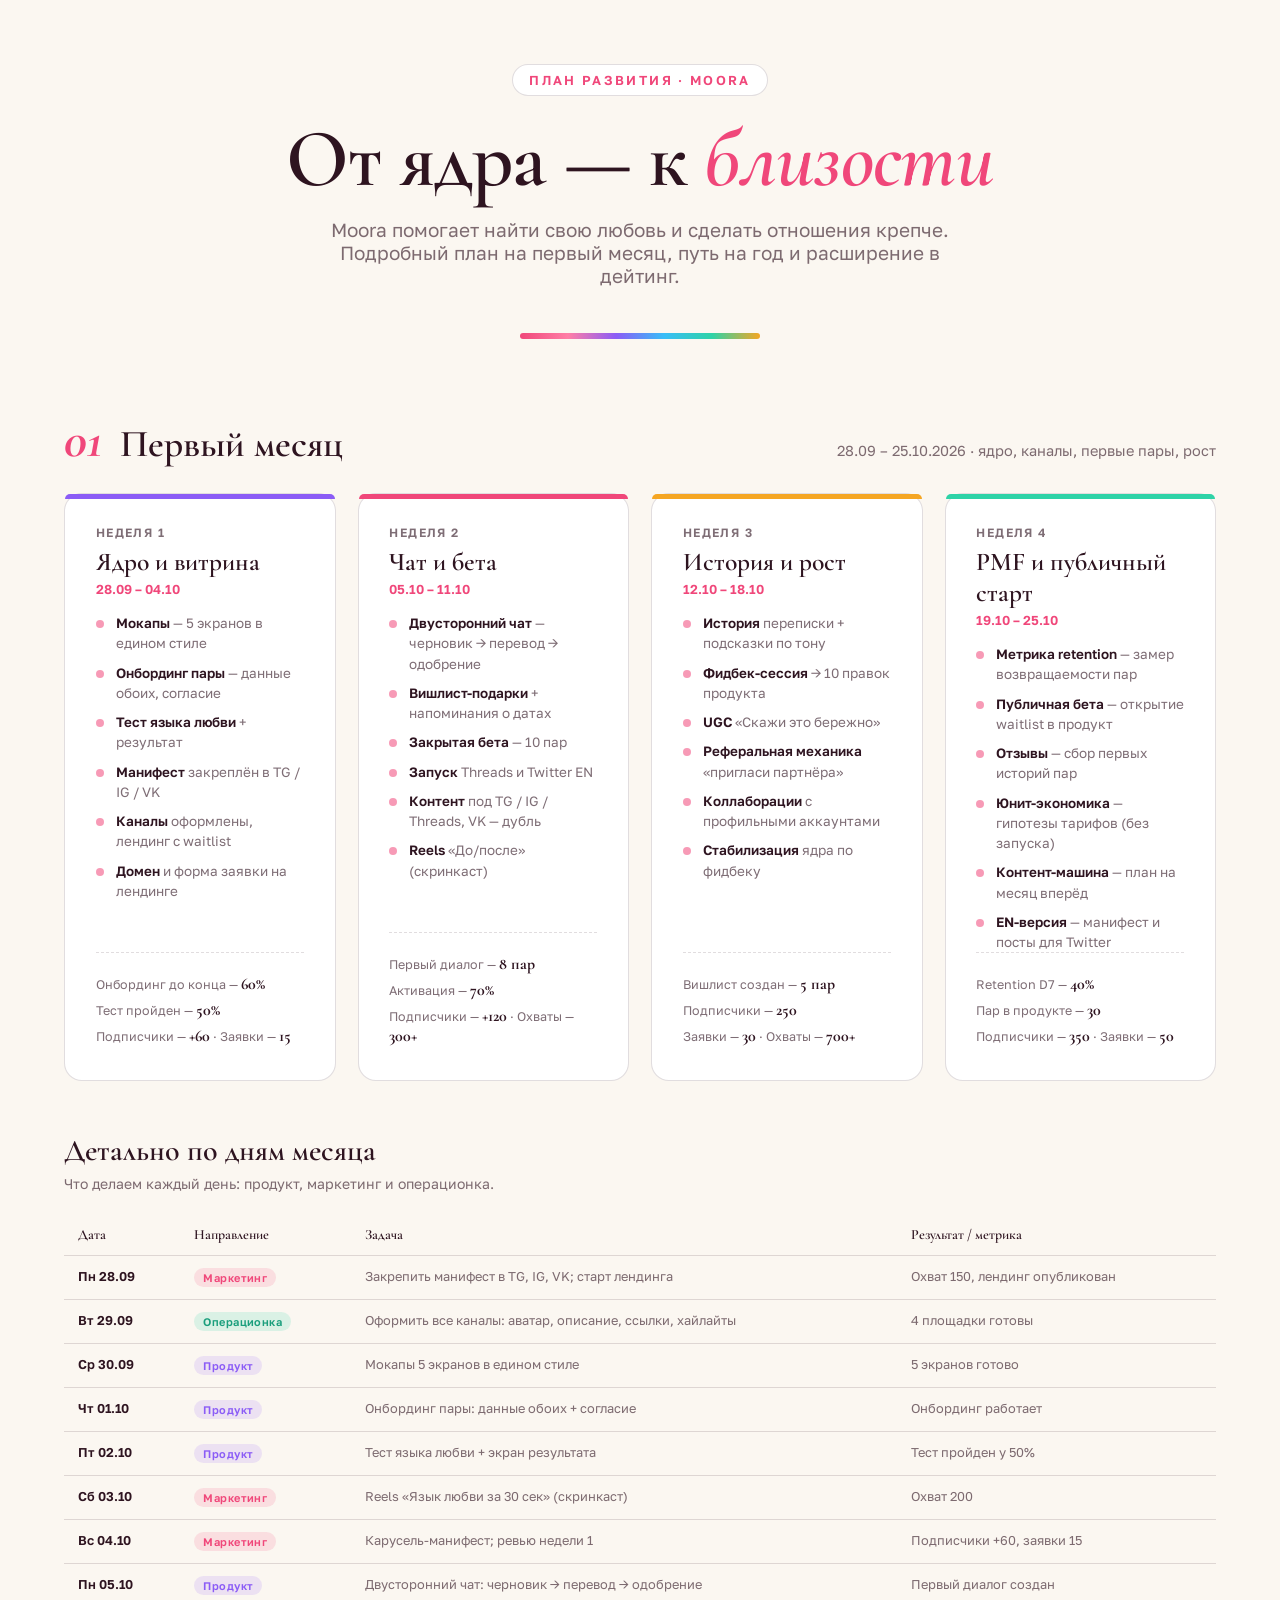
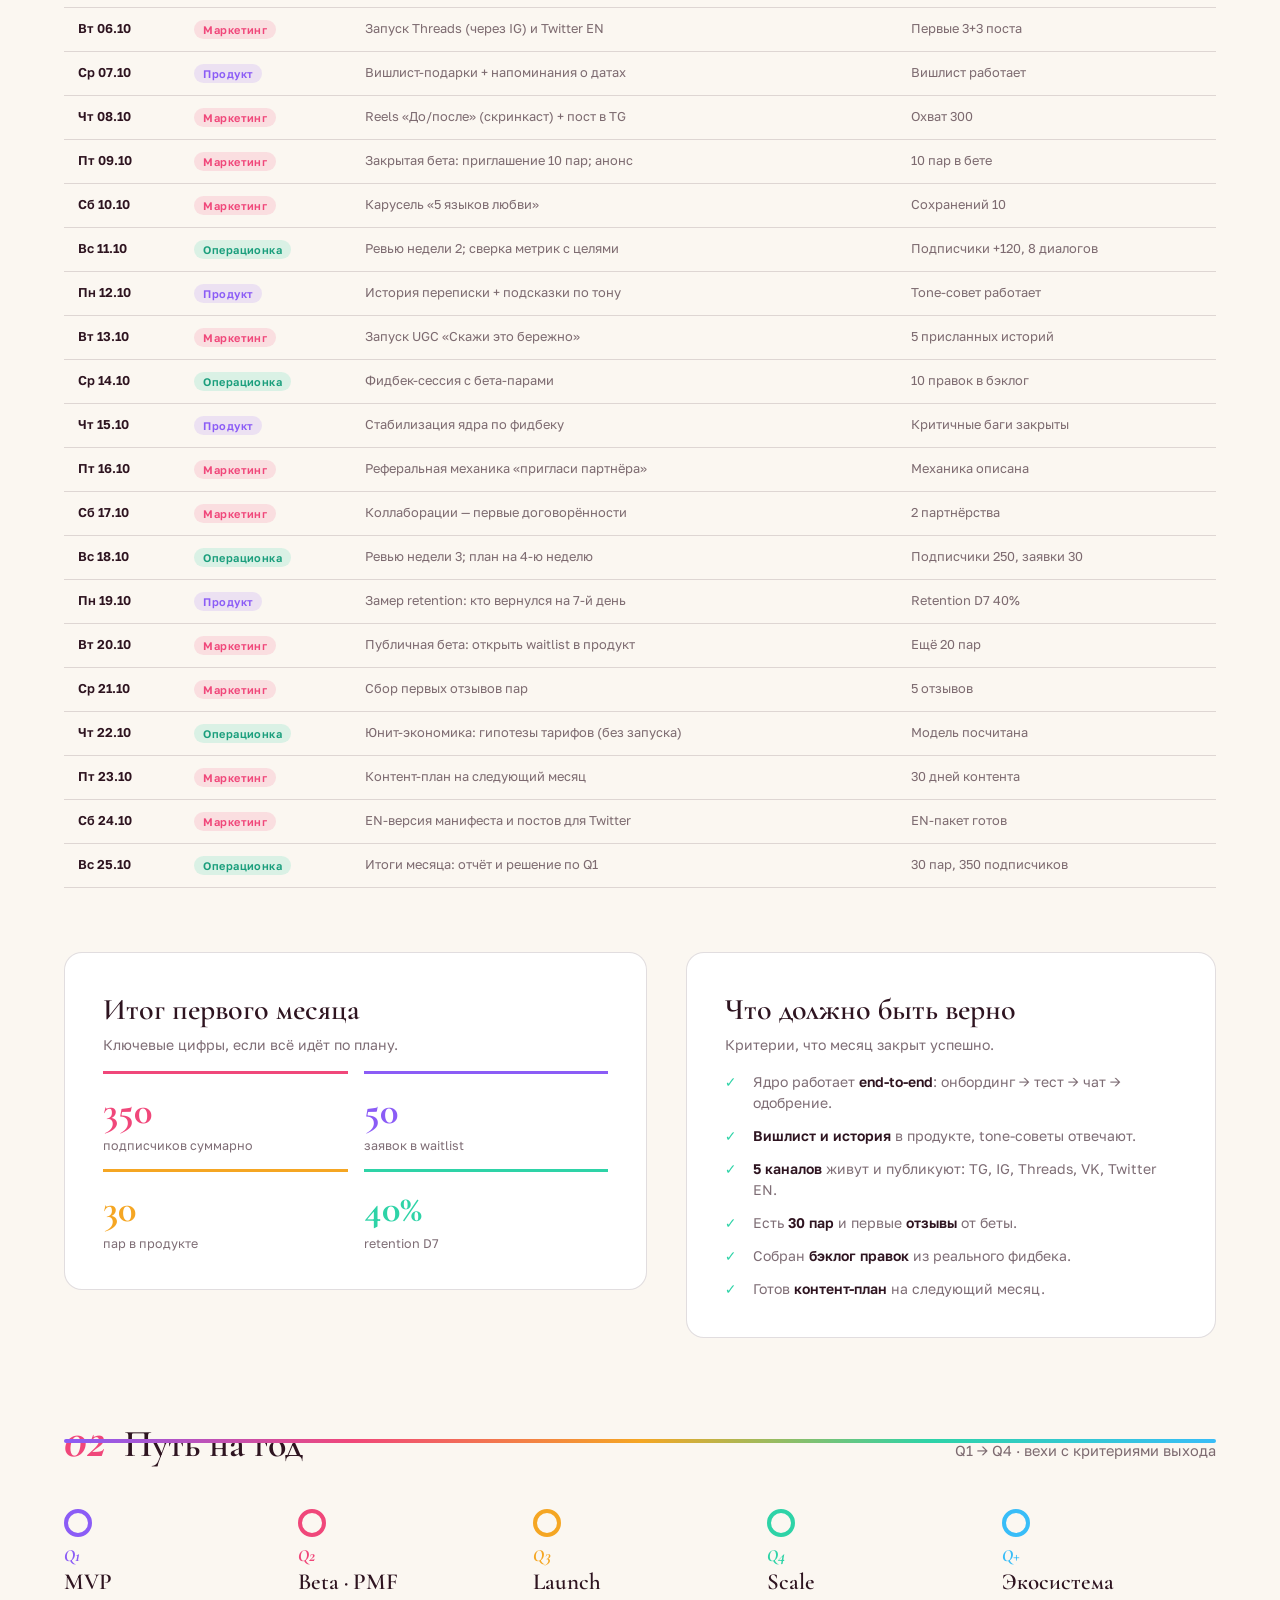
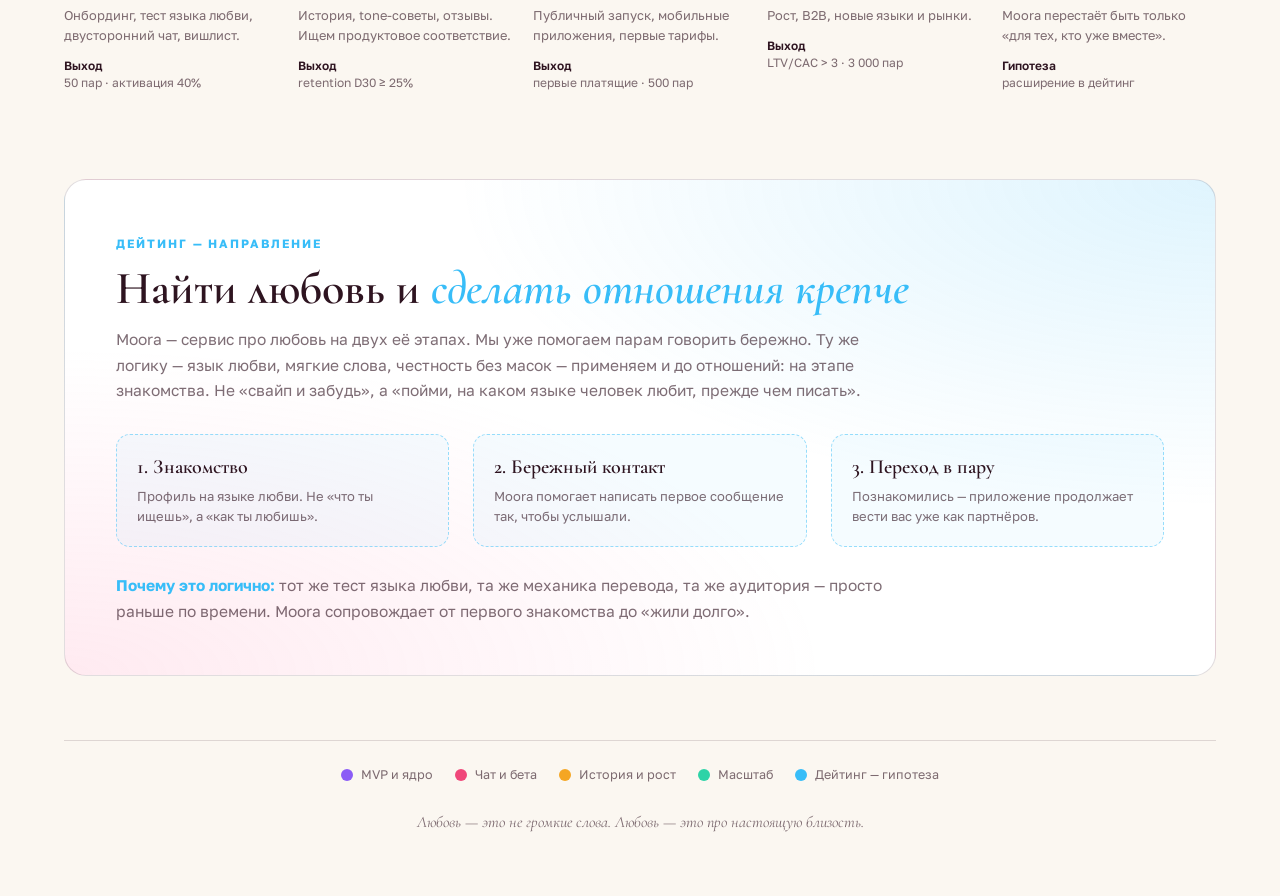
<file: roadmap-infographic.html>
<!DOCTYPE html>
<html lang="ru">
<head>
<meta charset="UTF-8" />
<meta name="viewport" content="width=device-width, initial-scale=1.0" />
<title>Moora — инфографика плана развития</title>
<link rel="preconnect" href="https://fonts.googleapis.com" />
<link rel="preconnect" href="https://fonts.gstatic.com" crossorigin />
<link href="https://fonts.googleapis.com/css2?family=Cormorant+Garamond:ital,wght@0,400;0,500;0,600;0,700;1,400;1,500&family=Golos+Text:wght@400;500;600;700&display=swap" rel="stylesheet" />
<style>
  :root {
    --paper: #FBF7F1;
    --paper-2: #F3E9DE;
    --ink: #2E1420;
    --ink-dim: rgba(46, 20, 32, .62);
    --line: rgba(46, 20, 32, .14);
    --pink: #FF7EA6;
    --rose: #F0477A;
    --violet: #8B5CF6;
    --gold: #F5A623;
    --mint: #2ED3A7;
    --sky: #38BDF8;
    --font-display: 'Cormorant Garamond', Georgia, serif;
    --font: 'Golos Text', system-ui, sans-serif;
  }
  * { box-sizing: border-box; margin: 0; padding: 0; }
  body {
    font-family: var(--font);
    color: var(--ink);
    background: var(--paper);
    -webkit-font-smoothing: antialiased;
    padding: clamp(28px, 5vw, 80px) clamp(20px, 5vw, 70px);
  }
  .wrap { max-width: 1180px; margin: 0 auto; }

  .head { text-align: center; margin-bottom: clamp(40px, 6vw, 78px); }
  .head__tag {
    display: inline-block; font-size: 13px; letter-spacing: .18em;
    text-transform: uppercase; color: var(--rose); font-weight: 600;
    padding: 7px 16px; border: 1px solid var(--line); border-radius: 100px;
    background: #fff;
  }
  .head h1 {
    font-family: var(--font-display); font-weight: 600;
    font-size: clamp(40px, 6.6vw, 82px); line-height: 1.02;
    margin-top: 22px; letter-spacing: -.01em;
  }
  .head h1 em { font-style: italic; color: var(--rose); }
  .head p { color: var(--ink-dim); margin-top: 16px; font-size: clamp(15px, 1.6vw, 19px); max-width: 620px; margin-inline: auto; }

  .rainbow { height: 6px; border-radius: 100px; margin: clamp(28px, 4vw, 46px) auto 0; max-width: 240px;
    background: linear-gradient(90deg, var(--rose), var(--pink), var(--violet), var(--sky), var(--mint), var(--gold)); }

  /* timeline base */
  .phase { margin-top: clamp(50px, 6vw, 84px); }
  .phase__head { display: flex; align-items: baseline; gap: 18px; flex-wrap: wrap; margin-bottom: 26px; }
  .phase__num {
    font-family: var(--font-display); font-style: italic; font-weight: 700;
    font-size: clamp(34px, 4vw, 54px); line-height: 1; color: var(--rose);
  }
  .phase__title { font-family: var(--font-display); font-weight: 600; font-size: clamp(24px, 3vw, 38px); }
  .phase__sub { color: var(--ink-dim); font-size: 14.5px; margin-left: auto; }

  /* week cards */
  .weeks { display: grid; grid-template-columns: repeat(4, 1fr); gap: clamp(14px, 1.8vw, 22px); }
  .wk {
    position: relative; background: #fff; border: 1px solid var(--line);
    border-radius: 18px; padding: clamp(22px, 2.4vw, 32px);
    display: flex; flex-direction: column;
  }
  .wk::before { content: ""; position: absolute; top: 0; left: 0; right: 0; height: 5px; border-radius: 18px 18px 0 0; }
  .wk:nth-child(1)::before { background: var(--violet); }
  .wk:nth-child(2)::before { background: var(--rose); }
  .wk:nth-child(3)::before { background: var(--gold); }
  .wk:nth-child(4)::before { background: var(--mint); }
  .wk__label { font-size: 12px; letter-spacing: .12em; text-transform: uppercase; color: var(--ink-dim); font-weight: 600; }
  .wk__title { font-family: var(--font-display); font-size: clamp(21px, 2vw, 27px); font-weight: 600; margin-top: 6px; }
  .wk__date { font-size: 13px; color: var(--rose); font-weight: 600; margin-top: 4px; }
  .wk__list { list-style: none; margin-top: 16px; display: flex; flex-direction: column; gap: 9px; }
  .wk__list li { position: relative; padding-left: 20px; font-size: 13.5px; line-height: 1.5; color: var(--ink-dim); }
  .wk__list li::before { content: ""; position: absolute; left: 0; top: 7px; width: 8px; height: 8px; border-radius: 50%; background: var(--rose); opacity: .55; }
  .wk__list b { color: var(--ink); font-weight: 600; }
  .wk__metrics { margin-top: auto; padding-top: 18px; border-top: 1px dashed var(--line); }
  .wk__metrics span { display: block; font-size: 12.5px; color: var(--ink-dim); padding: 3px 0; }
  .wk__metrics b { color: var(--ink); font-weight: 700; font-family: var(--font-display); font-size: 16px; }

  /* daily plan table */
  .daily { margin-top: clamp(36px, 4vw, 56px); }
  .daily h3 { font-family: var(--font-display); font-size: clamp(22px, 2.4vw, 30px); font-weight: 600; margin-bottom: 6px; }
  .daily > p { color: var(--ink-dim); font-size: 14px; margin-bottom: 22px; }
  table.plan { width: 100%; border-collapse: collapse; font-size: clamp(12.5px, 1vw, 14px); }
  table.plan th, table.plan td { text-align: left; padding: 12px 14px; border-bottom: 1px solid var(--line); vertical-align: top; }
  table.plan th { font-family: var(--font-display); font-weight: 600; font-size: clamp(14px, 1.1vw, 16px); color: var(--ink); }
  table.plan td { color: var(--ink-dim); }
  table.plan td:first-child { color: var(--ink); font-weight: 600; white-space: nowrap; }
  table.plan tr:hover td { background: rgba(255, 126, 166, .06); }
  .pill { display: inline-block; font-size: 11px; font-weight: 600; padding: 3px 9px; border-radius: 100px; letter-spacing: .04em; }
  .pill--prod { background: rgba(139, 92, 246, .14); color: var(--violet); }
  .pill--mkt { background: rgba(240, 71, 122, .14); color: var(--rose); }
  .pill--ops { background: rgba(46, 211, 167, .16); color: #1a9e7c; }

  /* monthly summary */
  .msum { margin-top: clamp(40px, 5vw, 64px); display: grid; grid-template-columns: 1.1fr 1fr; gap: clamp(20px, 3vw, 40px); align-items: start; }
  .msum__card { border: 1px solid var(--line); border-radius: 18px; background: #fff; padding: clamp(24px, 3vw, 38px); }
  .msum__card h3 { font-family: var(--font-display); font-size: clamp(22px, 2.4vw, 30px); font-weight: 600; }
  .msum__card > p { color: var(--ink-dim); font-size: 14px; margin-top: 8px; margin-bottom: 18px; }
  .kpi { display: grid; grid-template-columns: repeat(2, 1fr); gap: 16px; }
  .kpi__i { padding-top: 14px; border-top: 3px solid var(--line); }
  .kpi__i:nth-child(1) { border-top-color: var(--rose); }
  .kpi__i:nth-child(2) { border-top-color: var(--violet); }
  .kpi__i:nth-child(3) { border-top-color: var(--gold); }
  .kpi__i:nth-child(4) { border-top-color: var(--mint); }
  .kpi__i b { font-family: var(--font-display); font-size: clamp(26px, 3vw, 40px); font-weight: 700; }
  .kpi__i:nth-child(1) b { color: var(--rose); }
  .kpi__i:nth-child(2) b { color: var(--violet); }
  .kpi__i:nth-child(3) b { color: var(--gold); }
  .kpi__i:nth-child(4) b { color: var(--mint); }
  .kpi__i span { display: block; font-size: 12.5px; color: var(--ink-dim); margin-top: 4px; }
  .msum__check { list-style: none; display: flex; flex-direction: column; gap: 12px; }
  .msum__check li { position: relative; padding-left: 28px; font-size: 14px; line-height: 1.5; color: var(--ink-dim); }
  .msum__check li::before { content: "✓"; position: absolute; left: 0; top: 0; color: var(--mint); font-weight: 700; }
  .msum__check b { color: var(--ink); font-weight: 600; }

  /* stage rail */
  .rail { position: relative; margin-top: clamp(50px, 6vw, 84px); }
  .rail::before {
    content: ""; position: absolute; left: 0; right: 0; top: 24px; height: 4px; border-radius: 100px;
    background: linear-gradient(90deg, var(--violet), var(--rose), var(--gold), var(--mint), var(--sky));
  }
  .rail__grid { display: grid; grid-template-columns: repeat(5, 1fr); gap: clamp(12px, 1.6vw, 22px); position: relative; }
  .node { padding-top: 52px; position: relative; }
  .node::before {
    content: ""; position: absolute; top: 16px; left: 0; width: 20px; height: 20px;
    border-radius: 50%; background: var(--paper); border: 4px solid var(--rose);
  }
  .node:nth-child(1)::before { border-color: var(--violet); }
  .node:nth-child(2)::before { border-color: var(--rose); }
  .node:nth-child(3)::before { border-color: var(--gold); }
  .node:nth-child(4)::before { border-color: var(--mint); }
  .node:nth-child(5)::before { border-color: var(--sky); }
  .node__q { font-family: var(--font-display); font-style: italic; font-size: 17px; font-weight: 700; color: var(--rose); }
  .node:nth-child(1) .node__q { color: var(--violet); }
  .node:nth-child(3) .node__q { color: var(--gold); }
  .node:nth-child(4) .node__q { color: var(--mint); }
  .node:nth-child(5) .node__q { color: var(--sky); }
  .node__title { font-family: var(--font-display); font-size: clamp(19px, 1.8vw, 25px); font-weight: 600; margin-top: 2px; }
  .node__desc { font-size: 12.8px; color: var(--ink-dim); line-height: 1.55; margin-top: 10px; }
  .node__exit { margin-top: 12px; font-size: 12px; color: var(--ink-dim); }
  .node__exit b { display: block; color: var(--ink); font-weight: 600; margin-bottom: 2px; }

  /* dating future */
  .future {
    margin-top: clamp(54px, 7vw, 96px); border-radius: 22px; overflow: hidden;
    border: 1px solid var(--line); background:
      radial-gradient(120% 120% at 100% 0%, rgba(56, 189, 248, .16), transparent 55%),
      radial-gradient(120% 120% at 0% 100%, rgba(255, 126, 166, .16), transparent 55%),
      #fff;
  }
  .future__in { padding: clamp(28px, 4vw, 54px); }
  .future__tag { font-size: 12px; letter-spacing: .16em; text-transform: uppercase; font-weight: 700; color: var(--sky); }
  .future h2 { font-family: var(--font-display); font-size: clamp(28px, 3.6vw, 46px); font-weight: 600; margin-top: 12px; line-height: 1.08; }
  .future h2 em { font-style: italic; color: var(--sky); }
  .future p { color: var(--ink-dim); margin-top: 14px; font-size: 15.5px; line-height: 1.65; max-width: 780px; }
  .future__flow { display: grid; grid-template-columns: repeat(3, 1fr); gap: clamp(14px, 2vw, 24px); margin-top: 30px; }
  .fcard { border: 1px dashed rgba(56, 189, 248, .5); border-radius: 14px; padding: 20px; background: rgba(56, 189, 248, .05); }
  .fcard b { font-family: var(--font-display); font-size: 20px; font-weight: 600; display: block; }
  .fcard span { font-size: 13px; color: var(--ink-dim); display: block; margin-top: 7px; line-height: 1.55; }

  /* legend / footer */
  .legend { margin-top: clamp(44px, 5vw, 70px); display: flex; flex-wrap: wrap; gap: 22px; justify-content: center;
    padding-top: 26px; border-top: 1px solid var(--line); }
  .legend span { font-size: 12.5px; color: var(--ink-dim); display: inline-flex; align-items: center; gap: 8px; }
  .legend i { width: 12px; height: 12px; border-radius: 50%; display: inline-block; }
  .foot { text-align: center; margin-top: 30px; font-family: var(--font-display); font-style: italic; color: var(--ink-dim); font-size: 16px; }

  @media (max-width: 900px) {
    .weeks, .rail__grid, .future__flow { grid-template-columns: 1fr; }
    .msum { grid-template-columns: 1fr; }
    .kpi { grid-template-columns: repeat(2, 1fr); }
    table.plan { font-size: 12px; }
    table.plan th, table.plan td { padding: 9px 8px; }
    .rail::before { display: none; }
    .node { padding-top: 0; padding-left: 30px; }
    .node::before { top: 4px; }
    .phase__sub { margin-left: 0; width: 100%; }
  }
</style>
</head>
<body>
<div class="wrap">

  <header class="head">
    <span class="head__tag">План развития · Moora</span>
    <h1>От ядра — к <em>близости</em></h1>
    <p>Moora помогает найти свою любовь и сделать отношения крепче. Подробный план на первый месяц, путь на год и расширение в дейтинг.</p>
    <div class="rainbow"></div>
  </header>

  <!-- ПЕРВЫЙ МЕСЯЦ -->
  <section class="phase">
    <div class="phase__head">
      <span class="phase__num">01</span>
      <h2 class="phase__title">Первый месяц</h2>
      <span class="phase__sub">28.09 – 25.10.2026 · ядро, каналы, первые пары, рост</span>
    </div>
    <div class="weeks">
      <div class="wk">
        <span class="wk__label">Неделя 1</span>
        <h3 class="wk__title">Ядро и витрина</h3>
        <div class="wk__date">28.09 – 04.10</div>
        <ul class="wk__list">
          <li><b>Мокапы</b> — 5 экранов в едином стиле</li>
          <li><b>Онбординг пары</b> — данные обоих, согласие</li>
          <li><b>Тест языка любви</b> + результат</li>
          <li><b>Манифест</b> закреплён в TG / IG / VK</li>
          <li><b>Каналы</b> оформлены, лендинг с waitlist</li>
          <li><b>Домен</b> и форма заявки на лендинге</li>
        </ul>
        <div class="wk__metrics">
          <span>Онбординг до конца — <b>60%</b></span>
          <span>Тест пройден — <b>50%</b></span>
          <span>Подписчики — <b>+60</b> · Заявки — <b>15</b></span>
        </div>
      </div>
      <div class="wk">
        <span class="wk__label">Неделя 2</span>
        <h3 class="wk__title">Чат и бета</h3>
        <div class="wk__date">05.10 – 11.10</div>
        <ul class="wk__list">
          <li><b>Двусторонний чат</b> — черновик → перевод → одобрение</li>
          <li><b>Вишлист-подарки</b> + напоминания о датах</li>
          <li><b>Закрытая бета</b> — 10 пар</li>
          <li><b>Запуск</b> Threads и Twitter EN</li>
          <li><b>Контент</b> под TG / IG / Threads, VK — дубль</li>
          <li><b>Reels</b> «До/после» (скринкаст)</li>
        </ul>
        <div class="wk__metrics">
          <span>Первый диалог — <b>8 пар</b></span>
          <span>Активация — <b>70%</b></span>
          <span>Подписчики — <b>+120</b> · Охваты — <b>300+</b></span>
        </div>
      </div>
      <div class="wk">
        <span class="wk__label">Неделя 3</span>
        <h3 class="wk__title">История и рост</h3>
        <div class="wk__date">12.10 – 18.10</div>
        <ul class="wk__list">
          <li><b>История</b> переписки + подсказки по тону</li>
          <li><b>Фидбек-сессия</b> → 10 правок продукта</li>
          <li><b>UGC</b> «Скажи это бережно»</li>
          <li><b>Реферальная механика</b> «пригласи партнёра»</li>
          <li><b>Коллаборации</b> с профильными аккаунтами</li>
          <li><b>Стабилизация</b> ядра по фидбеку</li>
        </ul>
        <div class="wk__metrics">
          <span>Вишлист создан — <b>5 пар</b></span>
          <span>Подписчики — <b>250</b></span>
          <span>Заявки — <b>30</b> · Охваты — <b>700+</b></span>
        </div>
      </div>
      <div class="wk">
        <span class="wk__label">Неделя 4</span>
        <h3 class="wk__title">PMF и публичный старт</h3>
        <div class="wk__date">19.10 – 25.10</div>
        <ul class="wk__list">
          <li><b>Метрика retention</b> — замер возвращаемости пар</li>
          <li><b>Публичная бета</b> — открытие waitlist в продукт</li>
          <li><b>Отзывы</b> — сбор первых историй пар</li>
          <li><b>Юнит-экономика</b> — гипотезы тарифов (без запуска)</li>
          <li><b>Контент-машина</b> — план на месяц вперёд</li>
          <li><b>EN-версия</b> — манифест и посты для Twitter</li>
        </ul>
        <div class="wk__metrics">
          <span>Retention D7 — <b>40%</b></span>
          <span>Пар в продукте — <b>30</b></span>
          <span>Подписчики — <b>350</b> · Заявки — <b>50</b></span>
        </div>
      </div>
    </div>

    <!-- ДЕТАЛЬНЫЙ ПЛАН ПО ДНЯМ -->
    <div class="daily">
      <h3>Детально по дням месяца</h3>
      <p>Что делаем каждый день: продукт, маркетинг и операционка.</p>
      <table class="plan">
        <thead>
          <tr><th>Дата</th><th>Направление</th><th>Задача</th><th>Результат / метрика</th></tr>
        </thead>
        <tbody>
          <tr><td>Пн 28.09</td><td><span class="pill pill--mkt">Маркетинг</span></td><td>Закрепить манифест в TG, IG, VK; старт лендинга</td><td>Охват 150, лендинг опубликован</td></tr>
          <tr><td>Вт 29.09</td><td><span class="pill pill--ops">Операционка</span></td><td>Оформить все каналы: аватар, описание, ссылки, хайлайты</td><td>4 площадки готовы</td></tr>
          <tr><td>Ср 30.09</td><td><span class="pill pill--prod">Продукт</span></td><td>Мокапы 5 экранов в едином стиле</td><td>5 экранов готово</td></tr>
          <tr><td>Чт 01.10</td><td><span class="pill pill--prod">Продукт</span></td><td>Онбординг пары: данные обоих + согласие</td><td>Онбординг работает</td></tr>
          <tr><td>Пт 02.10</td><td><span class="pill pill--prod">Продукт</span></td><td>Тест языка любви + экран результата</td><td>Тест пройден у 50%</td></tr>
          <tr><td>Сб 03.10</td><td><span class="pill pill--mkt">Маркетинг</span></td><td>Reels «Язык любви за 30 сек» (скринкаст)</td><td>Охват 200</td></tr>
          <tr><td>Вс 04.10</td><td><span class="pill pill--mkt">Маркетинг</span></td><td>Карусель-манифест; ревью недели 1</td><td>Подписчики +60, заявки 15</td></tr>
          <tr><td>Пн 05.10</td><td><span class="pill pill--prod">Продукт</span></td><td>Двусторонний чат: черновик → перевод → одобрение</td><td>Первый диалог создан</td></tr>
          <tr><td>Вт 06.10</td><td><span class="pill pill--mkt">Маркетинг</span></td><td>Запуск Threads (через IG) и Twitter EN</td><td>Первые 3+3 поста</td></tr>
          <tr><td>Ср 07.10</td><td><span class="pill pill--prod">Продукт</span></td><td>Вишлист-подарки + напоминания о датах</td><td>Вишлист работает</td></tr>
          <tr><td>Чт 08.10</td><td><span class="pill pill--mkt">Маркетинг</span></td><td>Reels «До/после» (скринкаст) + пост в TG</td><td>Охват 300</td></tr>
          <tr><td>Пт 09.10</td><td><span class="pill pill--mkt">Маркетинг</span></td><td>Закрытая бета: приглашение 10 пар; анонс</td><td>10 пар в бете</td></tr>
          <tr><td>Сб 10.10</td><td><span class="pill pill--mkt">Маркетинг</span></td><td>Карусель «5 языков любви»</td><td>Сохранений 10</td></tr>
          <tr><td>Вс 11.10</td><td><span class="pill pill--ops">Операционка</span></td><td>Ревью недели 2; сверка метрик с целями</td><td>Подписчики +120, 8 диалогов</td></tr>
          <tr><td>Пн 12.10</td><td><span class="pill pill--prod">Продукт</span></td><td>История переписки + подсказки по тону</td><td>Tone-совет работает</td></tr>
          <tr><td>Вт 13.10</td><td><span class="pill pill--mkt">Маркетинг</span></td><td>Запуск UGC «Скажи это бережно»</td><td>5 присланных историй</td></tr>
          <tr><td>Ср 14.10</td><td><span class="pill pill--ops">Операционка</span></td><td>Фидбек-сессия с бета-парами</td><td>10 правок в бэклог</td></tr>
          <tr><td>Чт 15.10</td><td><span class="pill pill--prod">Продукт</span></td><td>Стабилизация ядра по фидбеку</td><td>Критичные баги закрыты</td></tr>
          <tr><td>Пт 16.10</td><td><span class="pill pill--mkt">Маркетинг</span></td><td>Реферальная механика «пригласи партнёра»</td><td>Механика описана</td></tr>
          <tr><td>Сб 17.10</td><td><span class="pill pill--mkt">Маркетинг</span></td><td>Коллаборации — первые договорённости</td><td>2 партнёрства</td></tr>
          <tr><td>Вс 18.10</td><td><span class="pill pill--ops">Операционка</span></td><td>Ревью недели 3; план на 4-ю неделю</td><td>Подписчики 250, заявки 30</td></tr>
          <tr><td>Пн 19.10</td><td><span class="pill pill--prod">Продукт</span></td><td>Замер retention: кто вернулся на 7-й день</td><td>Retention D7 40%</td></tr>
          <tr><td>Вт 20.10</td><td><span class="pill pill--mkt">Маркетинг</span></td><td>Публичная бета: открыть waitlist в продукт</td><td>Ещё 20 пар</td></tr>
          <tr><td>Ср 21.10</td><td><span class="pill pill--mkt">Маркетинг</span></td><td>Сбор первых отзывов пар</td><td>5 отзывов</td></tr>
          <tr><td>Чт 22.10</td><td><span class="pill pill--ops">Операционка</span></td><td>Юнит-экономика: гипотезы тарифов (без запуска)</td><td>Модель посчитана</td></tr>
          <tr><td>Пт 23.10</td><td><span class="pill pill--mkt">Маркетинг</span></td><td>Контент-план на следующий месяц</td><td>30 дней контента</td></tr>
          <tr><td>Сб 24.10</td><td><span class="pill pill--mkt">Маркетинг</span></td><td>EN-версия манифеста и постов для Twitter</td><td>EN-пакет готов</td></tr>
          <tr><td>Вс 25.10</td><td><span class="pill pill--ops">Операционка</span></td><td>Итоги месяца: отчёт и решение по Q1</td><td>30 пар, 350 подписчиков</td></tr>
        </tbody>
      </table>
    </div>

    <!-- ИТОГ МЕСЯЦА -->
    <div class="msum">
      <div class="msum__card">
        <h3>Итог первого месяца</h3>
        <p>Ключевые цифры, если всё идёт по плану.</p>
        <div class="kpi">
          <div class="kpi__i"><b>350</b><span>подписчиков суммарно</span></div>
          <div class="kpi__i"><b>50</b><span>заявок в waitlist</span></div>
          <div class="kpi__i"><b>30</b><span>пар в продукте</span></div>
          <div class="kpi__i"><b>40%</b><span>retention D7</span></div>
        </div>
      </div>
      <div class="msum__card">
        <h3>Что должно быть верно</h3>
        <p>Критерии, что месяц закрыт успешно.</p>
        <ul class="msum__check">
          <li>Ядро работает <b>end-to-end</b>: онбординг → тест → чат → одобрение.</li>
          <li><b>Вишлист и история</b> в продукте, tone-советы отвечают.</li>
          <li><b>5 каналов</b> живут и публикуют: TG, IG, Threads, VK, Twitter EN.</li>
          <li>Есть <b>30 пар</b> и первые <b>отзывы</b> от беты.</li>
          <li>Собран <b>бэклог правок</b> из реального фидбека.</li>
          <li>Готов <b>контент-план</b> на следующий месяц.</li>
        </ul>
      </div>
    </div>
  </section>

  <!-- ГОД -->
  <section class="rail">
    <div class="phase__head">
      <span class="phase__num">02</span>
      <h2 class="phase__title">Путь на год</h2>
      <span class="phase__sub">Q1 → Q4 · вехи с критериями выхода</span>
    </div>
    <div class="rail__grid">
      <div class="node">
        <div class="node__q">Q1</div>
        <div class="node__title">MVP</div>
        <p class="node__desc">Онбординг, тест языка любви, двусторонний чат, вишлист.</p>
        <p class="node__exit"><b>Выход</b>50 пар · активация 40%</p>
      </div>
      <div class="node">
        <div class="node__q">Q2</div>
        <div class="node__title">Beta · PMF</div>
        <p class="node__desc">История, tone-советы, отзывы. Ищем продуктовое соответствие.</p>
        <p class="node__exit"><b>Выход</b>retention D30 ≥ 25%</p>
      </div>
      <div class="node">
        <div class="node__q">Q3</div>
        <div class="node__title">Launch</div>
        <p class="node__desc">Публичный запуск, мобильные приложения, первые тарифы.</p>
        <p class="node__exit"><b>Выход</b>первые платящие · 500 пар</p>
      </div>
      <div class="node">
        <div class="node__q">Q4</div>
        <div class="node__title">Scale</div>
        <p class="node__desc">Рост, B2B, новые языки и рынки.</p>
        <p class="node__exit"><b>Выход</b>LTV/CAC &gt; 3 · 3 000 пар</p>
      </div>
      <div class="node">
        <div class="node__q">Q+</div>
        <div class="node__title">Экосистема</div>
        <p class="node__desc">Moora перестаёт быть только «для тех, кто уже вместе».</p>
        <p class="node__exit"><b>Гипотеза</b>расширение в дейтинг</p>
      </div>
    </div>
  </section>

  <!-- БУДУЩЕЕ: ДЕЙТИНГ -->
  <section class="future">
    <div class="future__in">
      <span class="future__tag">Дейтинг — направление</span>
      <h2>Найти любовь и <em>сделать отношения крепче</em></h2>
      <p>Moora — сервис про любовь на двух её этапах. Мы уже помогаем парам говорить бережно. Ту же логику — язык любви, мягкие слова, честность без масок — применяем и до отношений: на этапе знакомства. Не «свайп и забудь», а «пойми, на каком языке человек любит, прежде чем писать».</p>
      <div class="future__flow">
        <div class="fcard">
          <b>1. Знакомство</b>
          <span>Профиль на языке любви. Не «что ты ищешь», а «как ты любишь».</span>
        </div>
        <div class="fcard">
          <b>2. Бережный контакт</b>
          <span>Moora помогает написать первое сообщение так, чтобы услышали.</span>
        </div>
        <div class="fcard">
          <b>3. Переход в пару</b>
          <span>Познакомились — приложение продолжает вести вас уже как партнёров.</span>
        </div>
      </div>
      <p style="margin-top:26px"><b style="color:var(--sky)">Почему это логично:</b> тот же тест языка любви, та же механика перевода, та же аудитория — просто раньше по времени. Moora сопровождает от первого знакомства до «жили долго».</p>
    </div>
  </section>

  <div class="legend">
    <span><i style="background:var(--violet)"></i>MVP и ядро</span>
    <span><i style="background:var(--rose)"></i>Чат и бета</span>
    <span><i style="background:var(--gold)"></i>История и рост</span>
    <span><i style="background:var(--mint)"></i>Масштаб</span>
    <span><i style="background:var(--sky)"></i>Дейтинг — гипотеза</span>
  </div>
  <p class="foot">Любовь — это не громкие слова. Любовь — это про настоящую близость.</p>

</div>
</body>
</html>
</file>
<file: pink-version/styles.css>
:root {
  --bg: #F7F4EF;
  --bg-soft: #E7E1D7;
  --surface: #FCFBF7;
  --sage: #E3A3B0;
  --sage-soft: #F5DEE4;
  --accent: #C95A70;
  --accent-dark: #AE4559;
  --accent-soft: #F7E1E6;
  --rose: #D98A9C;
  --rose-soft: #F4DCE2;
  --rose-dark: #8C4F5E;
  --ink: #332B2E;
  --ink-soft: #6E6266;
  --line: #E2D8CE;
  --inverse: #2E2529;

  --radius-sm: 10px;
  --radius: 16px;
  --radius-lg: 24px;
  --radius-xl: 28px;

  --shadow-sm: 0 1px 2px rgba(51, 43, 46, 0.06);
  --shadow: 0 14px 34px -14px rgba(51, 43, 46, 0.2);
  --shadow-lg: 0 30px 70px -28px rgba(51, 43, 46, 0.32);

  --container: 1200px;
  --section-y: 112px;
  --font: 'Manrope', system-ui, -apple-system, 'Segoe UI', Roboto, sans-serif;
  --font-display: 'Fraunces', 'Times New Roman', Georgia, serif;
}

*, *::before, *::after { box-sizing: border-box; }

html { scroll-behavior: smooth; }

body {
  margin: 0;
  background: var(--bg);
  color: var(--ink);
  font-family: var(--font);
  font-size: 16px;
  line-height: 1.625;
  -webkit-font-smoothing: antialiased;
}

h1, h2, h3, p, ul, ol, figure, blockquote { margin: 0; }
ul, ol { padding: 0; list-style: none; }
a { color: inherit; text-decoration: none; }
img, svg { display: block; }
button { font-family: inherit; cursor: pointer; }

:focus-visible {
  outline: 3px solid var(--accent);
  outline-offset: 3px;
  border-radius: 4px;
}

.skip-link {
  position: absolute;
  left: -999px;
  top: 12px;
  background: var(--ink);
  color: #fff;
  padding: 10px 16px;
  border-radius: var(--radius-sm);
  z-index: 100;
}
.skip-link:focus { left: 16px; }

.container {
  width: 100%;
  max-width: var(--container);
  margin: 0 auto;
  padding: 0 24px;
}
.container--narrow { max-width: 780px; }

.eyebrow {
  display: inline-block;
  font-size: 13px;
  font-weight: 700;
  letter-spacing: .08em;
  text-transform: uppercase;
  color: var(--accent-dark);
  background: var(--accent-soft);
  padding: 6px 14px;
  border-radius: 999px;
  margin-bottom: 20px;
}

/* ---------- Buttons ---------- */
.btn {
  display: inline-flex;
  align-items: center;
  justify-content: center;
  gap: 8px;
  padding: 12px 22px;
  border: 1px solid transparent;
  border-radius: 999px;
  font-weight: 600;
  font-size: 15px;
  line-height: 1;
  transition: transform .15s ease, background .2s ease, color .2s ease, border-color .2s ease, box-shadow .2s ease;
  white-space: nowrap;
}
.btn--sm { padding: 9px 16px; font-size: 14px; }
.btn--lg { padding: 15px 28px; font-size: 16px; }
.btn--block { width: 100%; }

.btn--primary {
  background: var(--accent);
  color: #F7F4EF;
  box-shadow: 0 12px 26px -12px rgba(201, 90, 112, .6);
}
.btn--primary:hover { background: var(--accent-dark); transform: translateY(-1px); }

.btn--secondary {
  background: var(--surface);
  color: var(--ink);
  border-color: var(--line);
}
.btn--secondary:hover { border-color: var(--accent); color: var(--accent); transform: translateY(-1px); }

.btn--ghost { background: transparent; color: var(--ink); }
.btn--ghost:hover { color: var(--accent); }

.btn--light { background: var(--bg); color: var(--inverse); }
.btn--light:hover { background: #fff; transform: translateY(-1px); }

/* ---------- Logo ---------- */
.logo { display: inline-flex; align-items: center; gap: 10px; font-family: var(--font-display); font-weight: 600; font-size: 22px; letter-spacing: -.01em; }
.logo__mark { border-radius: 50%; box-shadow: var(--shadow-sm); }

/* ---------- Header ---------- */
.site-header {
  position: sticky;
  top: 0;
  z-index: 50;
  background: rgba(247, 244, 239, .84);
  backdrop-filter: blur(12px);
  border-bottom: 1px solid var(--line);
}
.header__inner { display: flex; align-items: center; justify-content: space-between; gap: 24px; height: 72px; }
.nav { display: flex; gap: 26px; }
.nav__link { font-size: 15px; font-weight: 500; color: var(--ink-soft); transition: color .2s ease; }
.nav__link:hover { color: var(--ink); }
.header__actions { display: flex; align-items: center; gap: 8px; min-width: 0; }
.label-short { display: none; }

.nav-toggle {
  display: none;
  flex-direction: column;
  gap: 5px;
  width: 44px; height: 44px;
  align-items: center;
  justify-content: center;
  background: transparent;
  border: 1px solid var(--line);
  border-radius: 12px;
}
.nav-toggle span { width: 20px; height: 2px; background: var(--ink); border-radius: 2px; transition: transform .2s ease, opacity .2s ease; }
.nav-toggle.is-active span:nth-child(1) { transform: translateY(7px) rotate(45deg); }
.nav-toggle.is-active span:nth-child(2) { opacity: 0; }
.nav-toggle.is-active span:nth-child(3) { transform: translateY(-7px) rotate(-45deg); }

/* ---------- Hero ---------- */
.hero { padding: 96px 0 104px; position: relative; overflow: hidden; }
.hero::before {
  content: "";
  position: absolute;
  inset: -25% 55% 15% -12%;
  background: radial-gradient(closest-side, var(--sage-soft), transparent 72%);
  z-index: 0;
  pointer-events: none;
}
.hero__inner { position: relative; z-index: 1; display: grid; grid-template-columns: 1.04fr .96fr; gap: 64px; align-items: center; }
.hero__title {
  font-family: var(--font-display);
  font-size: clamp(36px, 4.8vw, 58px);
  line-height: 1.05;
  font-weight: 600;
  letter-spacing: -.015em;
}
.hero__lead { margin-top: 22px; font-size: 18px; color: var(--ink-soft); max-width: 520px; }
.hero__cta { margin-top: 34px; display: flex; flex-wrap: wrap; gap: 14px; }
.hero__note { margin-top: 20px; font-size: 14px; color: var(--ink-soft); }

/* ---------- Device mockup ---------- */
.device {
  background: var(--surface);
  border: 1px solid var(--line);
  border-radius: var(--radius-xl);
  box-shadow: var(--shadow-lg);
  overflow: hidden;
}
.device__bar {
  display: flex;
  align-items: center;
  gap: 12px;
  padding: 14px 18px;
  background: var(--bg-soft);
  border-bottom: 1px solid var(--line);
}
.device__dots { display: inline-flex; gap: 5px; }
.device__dots i { width: 8px; height: 8px; border-radius: 50%; background: var(--sage); opacity: .7; }
.device__title { font-size: 13px; font-weight: 700; color: var(--ink); }
.device__tag {
  margin-left: auto;
  font-size: 11px; font-weight: 700; letter-spacing: .05em; text-transform: uppercase;
  color: var(--accent-dark);
  background: var(--surface);
  padding: 4px 10px;
  border-radius: 999px;
}
.device__body { padding: 22px; display: flex; flex-direction: column; gap: 14px; }

.pair-status { display: flex; flex-wrap: wrap; gap: 8px; }
.chip {
  font-size: 12px; font-weight: 600;
  padding: 5px 12px;
  border-radius: 999px;
}
.chip--soft { background: var(--accent-soft); color: var(--accent-dark); }

.msg {
  border: 1px solid var(--line);
  border-radius: 16px;
  padding: 14px 16px;
  background: var(--surface);
}
.msg__label {
  display: block;
  font-size: 11px; font-weight: 700; letter-spacing: .06em; text-transform: uppercase;
  color: var(--ink-soft);
  margin-bottom: 6px;
}
.msg p { font-size: 15px; }
.msg--note { background: var(--bg-soft); border-color: transparent; }
.msg--note p { color: var(--ink-soft); font-style: italic; }
.msg--moora { background: var(--accent-soft); border-color: transparent; border-radius: 16px 16px 16px 4px; }
.msg--step { background: var(--ink); border-color: var(--ink); border-radius: 16px 16px 16px 4px; }
.msg--step p { color: #EDE6E2; }
.msg__label--light { color: var(--sage); }

.step-list { margin-top: 12px; display: flex; flex-direction: column; gap: 9px; counter-reset: s; }
.step-list li { position: relative; padding-left: 30px; font-size: 14px; color: #EDE6E2; }
.step-list li::before {
  counter-increment: s;
  content: counter(s);
  position: absolute;
  left: 0; top: 1px;
  width: 20px; height: 20px;
  border-radius: 50%;
  background: var(--rose);
  color: #F7F4EF;
  font-size: 11px; font-weight: 700;
  display: grid; place-items: center;
}

.wishes { display: flex; flex-wrap: wrap; align-items: center; gap: 8px; padding: 2px; }
.wishes__label { font-size: 11px; font-weight: 700; letter-spacing: .06em; text-transform: uppercase; color: var(--ink-soft); }
.wish {
  font-size: 12.5px; font-weight: 600;
  color: var(--rose-dark);
  background: var(--rose-soft);
  padding: 6px 12px;
  border-radius: 999px;
  border: 1px solid transparent;
}
.wish--add { background: transparent; border: 1px dashed var(--rose); color: var(--rose-dark); transition: background .2s ease; }
.wish--add:hover { background: var(--rose-soft); }

/* ---------- Sections ---------- */
.section { padding: var(--section-y) 0; }
.section--problem { background: var(--bg-soft); }
.section--how { background: var(--bg-soft); }
.section--gifts { background: var(--bg-soft); }
.section--privacy { background: var(--bg-soft); }
.section--pricing { background: var(--bg-soft); }
.section__head { max-width: 640px; margin: 0 auto 56px; text-align: center; }
.section__title {
  font-family: var(--font-display);
  font-size: clamp(29px, 3.4vw, 42px);
  line-height: 1.12;
  font-weight: 600;
  letter-spacing: -.015em;
}
.section__subtitle { margin-top: 16px; font-size: 17px; color: var(--ink-soft); }

.grid { display: grid; gap: 24px; }
.grid--3 { grid-template-columns: repeat(3, 1fr); }
.grid--5 { grid-template-columns: repeat(5, 1fr); }

/* ---------- Cards ---------- */
.card {
  background: var(--surface);
  border: 1px solid var(--line);
  border-radius: var(--radius-lg);
  padding: 32px 28px;
  transition: transform .2s ease, box-shadow .2s ease, border-color .2s ease;
}
.card:hover { transform: translateY(-4px); box-shadow: var(--shadow); border-color: var(--sage); }
.card__icon {
  width: 52px; height: 52px;
  display: grid; place-items: center;
  border-radius: 14px;
  margin-bottom: 20px;
  background: var(--accent-soft);
  color: var(--accent);
}
.card__title { font-size: 20px; font-weight: 700; }
.card__text { margin-top: 10px; color: var(--ink-soft); font-size: 15.5px; }

/* ---------- Onboarding ---------- */
.onb { display: grid; grid-template-columns: repeat(4, 1fr); gap: 24px; counter-reset: onb; }
.onb__item {
  position: relative;
  background: var(--surface);
  border: 1px solid var(--line);
  border-radius: var(--radius-lg);
  padding: 30px 26px;
}
.onb__num {
  display: inline-flex;
  align-items: center;
  justify-content: center;
  width: 42px; height: 42px;
  border-radius: 12px;
  background: var(--accent-soft);
  color: var(--accent-dark);
  font-size: 14px; font-weight: 800; letter-spacing: .04em;
  margin-bottom: 18px;
}
.onb__title { font-size: 18px; font-weight: 700; }
.onb__text { margin-top: 10px; color: var(--ink-soft); font-size: 15px; }

/* ---------- Steps ---------- */
.steps { display: grid; grid-template-columns: repeat(4, 1fr); gap: 24px; }
.step {
  position: relative;
  background: var(--surface);
  border: 1px solid var(--line);
  border-radius: var(--radius-lg);
  padding: 34px 28px;
}
.step__num {
  font-size: 14px; font-weight: 800; letter-spacing: .08em;
  color: var(--accent);
  display: inline-block;
  margin-bottom: 18px;
}
.step__title { font-size: 20px; font-weight: 700; }
.step__text { margin-top: 10px; color: var(--ink-soft); font-size: 15.5px; }
.step::after {
  content: "";
  position: absolute;
  top: 58px; right: -14px;
  width: 28px; height: 2px;
  background: var(--line);
}
.step:last-child::after { display: none; }

/* ---------- Dialogue ---------- */
.dialogue__inner { display: grid; grid-template-columns: 1fr 1fr; gap: 64px; align-items: center; }
.dialogue__content .section__title { text-align: left; margin-bottom: 18px; }
.dialogue__content .eyebrow { margin-bottom: 16px; }
.dialogue__lead { color: var(--ink-soft); font-size: 16.5px; margin-bottom: 32px; max-width: 46ch; }
.thread {
  display: flex;
  flex-direction: column;
  gap: 14px;
  background: var(--surface);
  border: 1px solid var(--line);
  border-radius: var(--radius-xl);
  padding: 24px;
  box-shadow: var(--shadow);
}

/* ---------- Gifts ---------- */
.gifts__inner { display: grid; grid-template-columns: 1fr 1fr; gap: 64px; align-items: center; }
.gifts__content .section__title { text-align: left; margin-bottom: 18px; }
.gifts__content .eyebrow { margin-bottom: 16px; }
.gifts__lead { color: var(--ink-soft); font-size: 16.5px; margin-bottom: 32px; max-width: 46ch; }
.reminder {
  position: relative;
  overflow: hidden;
  background: var(--inverse);
  color: var(--bg);
  border-radius: var(--radius-xl);
  padding: 28px;
  box-shadow: var(--shadow-lg);
}
.reminder::before {
  content: "";
  position: absolute;
  inset: -40% -10% auto 40%;
  height: 160%;
  background: radial-gradient(closest-side, rgba(217, 138, 156, .42), transparent 70%);
}
.reminder > * { position: relative; }
.reminder__badge {
  display: inline-block;
  font-size: 11px; font-weight: 700; letter-spacing: .06em; text-transform: uppercase;
  color: var(--rose-soft);
  background: rgba(217, 138, 156, .28);
  padding: 5px 12px;
  border-radius: 999px;
}
.reminder__title { margin-top: 16px; font-family: var(--font-display); font-size: 24px; font-weight: 600; }
.reminder__text { margin-top: 14px; font-size: 14px; color: #CFC6C8; }
.reminder .wishes { margin-top: 10px; }
.reminder .wish { background: rgba(244, 220, 226, .16); color: #F7E5E9; }
.reminder__note { margin-top: 16px; font-size: 14px; color: #CFC6C8; }

/* ---------- Languages ---------- */
.lang {
  background: var(--surface);
  border: 1px solid var(--line);
  border-radius: var(--radius);
  padding: 26px 18px;
  text-align: center;
  transition: transform .2s ease, border-color .2s ease;
}
.lang:hover { transform: translateY(-4px); border-color: var(--sage); }
.lang__icon {
  width: 54px; height: 54px;
  margin: 0 auto 14px;
  display: grid; place-items: center;
  background: var(--accent-soft);
  color: var(--accent);
  border-radius: 50%;
}
.lang__title { font-size: 15px; font-weight: 600; }

/* ---------- Privacy ---------- */
.privacy__inner { display: grid; grid-template-columns: 1.1fr .9fr; gap: 64px; align-items: center; }
.privacy__content .section__title { text-align: left; margin-bottom: 32px; }
.checklist { display: flex; flex-direction: column; gap: 24px; }
.checklist__item { display: flex; gap: 16px; }
.checklist__mark {
  flex: none;
  width: 30px; height: 30px;
  display: grid; place-items: center;
  border-radius: 50%;
  background: var(--accent);
  color: #F7F4EF;
  font-size: 15px; font-weight: 700;
}
.checklist__title { font-size: 17px; font-weight: 700; }
.checklist__text { margin-top: 4px; color: var(--ink-soft); font-size: 15px; }
.privacy__visual { display: grid; place-items: center; }
.shield {
  width: 240px; height: 240px;
  display: grid; place-items: center;
  gap: 12px;
  background: var(--surface);
  border: 1px solid var(--line);
  border-radius: 50%;
  box-shadow: var(--shadow-lg);
  text-align: center;
  color: var(--accent);
}
.shield__text { font-size: 14px; font-weight: 600; color: var(--ink-soft); }

/* ---------- Reviews ---------- */
.review {
  background: var(--surface);
  border: 1px solid var(--line);
  border-radius: var(--radius-lg);
  padding: 32px 28px;
}
.review__quote { font-size: 17px; font-weight: 500; }
.review__author { margin-top: 22px; display: flex; align-items: center; gap: 12px; font-size: 14px; font-weight: 600; color: var(--ink-soft); }
.review__avatar {
  width: 38px; height: 38px;
  display: grid; place-items: center;
  border-radius: 50%;
  background: var(--accent-soft);
  color: var(--accent-dark);
  font-weight: 700;
}

/* ---------- Pricing ---------- */
.pricing { align-items: stretch; }
.price-card {
  display: flex;
  flex-direction: column;
  background: var(--surface);
  border: 1px solid var(--line);
  border-radius: var(--radius-lg);
  padding: 34px 28px;
  position: relative;
}
.price-card--featured {
  border-color: var(--accent);
  box-shadow: var(--shadow-lg);
  transform: translateY(-12px);
}
.price-card__badge {
  position: absolute;
  top: -13px; left: 28px;
  background: var(--accent);
  color: #F7F4EF;
  font-size: 12px; font-weight: 700;
  padding: 5px 12px;
  border-radius: 999px;
}
.price-card__name { font-size: 18px; font-weight: 700; }
.price-card__price { margin-top: 14px; font-size: 38px; font-weight: 800; letter-spacing: -.02em; }
.price-card__price span { font-size: 15px; font-weight: 500; color: var(--ink-soft); }
.price-card__list { margin: 24px 0 28px; display: flex; flex-direction: column; gap: 12px; }
.price-card__list li { position: relative; padding-left: 26px; font-size: 15px; color: var(--ink-soft); }
.price-card__list li::before {
  content: "";
  position: absolute;
  left: 0; top: 8px;
  width: 16px; height: 9px;
  border-left: 2px solid var(--accent);
  border-bottom: 2px solid var(--accent);
  transform: rotate(-45deg);
}
.price-card .btn { margin-top: auto; }

/* ---------- FAQ ---------- */
.faq { display: flex; flex-direction: column; gap: 12px; }
.faq__item {
  background: var(--surface);
  border: 1px solid var(--line);
  border-radius: var(--radius);
  padding: 0 24px;
  transition: border-color .2s ease;
}
.faq__item[open] { border-color: var(--sage); }
.faq__q {
  cursor: pointer;
  list-style: none;
  font-size: 17px;
  font-weight: 700;
  padding: 20px 32px 20px 0;
  position: relative;
}
.faq__q::-webkit-details-marker { display: none; }
.faq__q::after {
  content: "+";
  position: absolute;
  right: 0; top: 50%;
  transform: translateY(-50%);
  font-size: 22px;
  font-weight: 500;
  color: var(--accent);
  transition: transform .2s ease;
}
.faq__item[open] .faq__q::after { content: "–"; }
.faq__a { padding: 0 0 22px; color: var(--ink-soft); font-size: 15.5px; max-width: 60ch; }

/* ---------- CTA ---------- */
.section--cta { padding-top: 0; }
.cta-banner {
  background: var(--inverse);
  color: var(--bg);
  border-radius: 32px;
  padding: 72px 40px;
  text-align: center;
  position: relative;
  overflow: hidden;
}
.cta-banner::before {
  content: "";
  position: absolute;
  inset: -45% 55% 15% -10%;
  background: radial-gradient(closest-side, rgba(217, 138, 156, .45), transparent 70%);
}
.cta-banner__title {
  position: relative;
  font-family: var(--font-display);
  font-size: clamp(30px, 3.8vw, 46px);
  font-weight: 600;
  letter-spacing: -.015em;
}
.cta-banner__text { position: relative; margin: 16px auto 32px; max-width: 480px; color: #D9CFD0; font-size: 17px; }
.cta-banner .btn { position: relative; }
.cta-banner__note { position: relative; margin-top: 20px; font-size: 13px; letter-spacing: .04em; text-transform: uppercase; color: #B7A7A9; }

/* ---------- Footer ---------- */
.site-footer { background: var(--bg-soft); border-top: 1px solid var(--line); padding: 64px 0 28px; }
.footer__inner { display: grid; grid-template-columns: 1.2fr 2fr; gap: 48px; }
.logo--footer { font-size: 20px; }
.footer__note { margin-top: 14px; color: var(--ink-soft); font-size: 14px; max-width: 260px; }
.footer__cols { display: grid; grid-template-columns: repeat(3, 1fr); gap: 24px; }
.footer__col { display: flex; flex-direction: column; gap: 10px; }
.footer__heading { font-size: 14px; font-weight: 700; margin-bottom: 4px; }
.footer__col a { font-size: 14.5px; color: var(--ink-soft); transition: color .2s ease; }
.footer__col a:hover { color: var(--accent); }
.footer__bottom {
  margin-top: 48px;
  padding-top: 22px;
  border-top: 1px solid var(--line);
  display: flex;
  justify-content: space-between;
  gap: 16px;
  flex-wrap: wrap;
  font-size: 13.5px;
  color: var(--ink-soft);
}

/* ---------- Responsive ---------- */
@media (max-width: 1100px) {
  .grid--5 { grid-template-columns: repeat(3, 1fr); }
  .onb, .steps { grid-template-columns: repeat(2, 1fr); }
  .step::after { display: none; }
}

@media (max-width: 980px) {
  :root { --section-y: 80px; }
  .hero__inner { grid-template-columns: 1fr; gap: 48px; }
  .hero { padding: 56px 0 72px; }
  .nav { gap: 16px; }
  .nav__link { font-size: 14px; }
  .header__login { display: none; }
  .grid--3 { grid-template-columns: repeat(2, 1fr); }
  .dialogue__inner { grid-template-columns: 1fr; gap: 40px; }
  .dialogue__content .section__title { text-align: center; }
  .dialogue__content .eyebrow { display: block; text-align: center; }
  .dialogue__lead { margin-left: auto; margin-right: auto; text-align: center; }
  .gifts__inner { grid-template-columns: 1fr; gap: 40px; }
  .gifts__content .section__title { text-align: center; }
  .gifts__content .eyebrow { display: block; text-align: center; }
  .gifts__lead { margin-left: auto; margin-right: auto; text-align: center; }
  .privacy__inner { grid-template-columns: 1fr; gap: 40px; }
  .privacy__content .section__title { text-align: center; }
  .privacy__content .eyebrow { display: block; text-align: center; }
  .price-card--featured { transform: none; }
  .footer__inner { grid-template-columns: 1fr; gap: 32px; }
}

@media (max-width: 720px) {
  :root { --section-y: 64px; }
  .nav {
    position: fixed;
    inset: 72px 0 auto 0;
    flex-direction: column;
    gap: 0;
    background: var(--bg);
    border-bottom: 1px solid var(--line);
    padding: 8px 24px 20px;
    transform: translateY(-12px);
    opacity: 0;
    pointer-events: none;
    transition: opacity .2s ease, transform .2s ease;
  }
  .nav.is-open { opacity: 1; transform: translateY(0); pointer-events: auto; }
  .nav__link { padding: 14px 0; border-bottom: 1px solid var(--line); font-size: 17px; color: var(--ink); }
  .nav-toggle { display: flex; }
  .header__login { display: none; }
  .header__cta .label-full { display: none; }
  .header__cta .label-short { display: inline; }
  .header__inner { gap: 12px; }
  .logo__text { font-size: 19px; }
  .grid--3, .onb, .steps { grid-template-columns: 1fr; }
  .grid--5 { grid-template-columns: repeat(2, 1fr); }
  .hero__cta .btn { flex: 1 1 100%; }
  .cta-banner { padding: 52px 24px; border-radius: 24px; }
  .footer__cols { grid-template-columns: repeat(2, 1fr); }
}

@media (prefers-reduced-motion: reduce) {
  * { transition: none !important; scroll-behavior: auto !important; }
}
</file>
<file: reform-pastel-clean/styles.css>
:root {
  --ink: #2E0A1A;
  --ink-2: #3D0E23;
  --ink-3: #210612;
  --cream: #FCF6EE;
  --cream-soft: #EADBCB;
  --cream-dim: rgba(252, 246, 238, .66);
  --cream-line: rgba(252, 246, 238, .15);

  /* акценты: пудрово-розовые и лиловые */
  --coral: #F3A6BE;
  --amber: #D8B4E2;
  --rose: #EC8FB0;
  --pink: #F7C4D6;
  --violet: #A98BD6;
  --plum: #3A0C22;
  --gold: #E9C7A0;
  --wine: #8E1220;

  --font: 'Golos Text', system-ui, -apple-system, 'Segoe UI', Roboto, sans-serif;
  --font-display: 'Cormorant Garamond', 'Times New Roman', Georgia, serif;

  --ease: cubic-bezier(.5, 0, 0, 1);
  --ease-out: cubic-bezier(.215, .61, .355, 1);
  --pad: clamp(20px, 4.5vw, 72px);
}

*, *::before, *::after { box-sizing: border-box; }

html { -webkit-text-size-adjust: 100%; }

body {
  margin: 0;
  background: var(--ink);
  color: var(--cream);
  font-family: var(--font);
  font-size: 16px;
  line-height: 1.6;
  -webkit-font-smoothing: antialiased;
  overflow-x: hidden;
}

h1, h2, h3, p, ul, ol, figure, blockquote { margin: 0; }
ul, ol { padding: 0; list-style: none; }
a { color: inherit; text-decoration: none; }
img, svg { display: block; }
button { font-family: inherit; cursor: pointer; }

::selection { background: var(--coral); color: var(--cream); }

:focus-visible { outline: 2px solid var(--amber); outline-offset: 3px; border-radius: 4px; }

.skip-link {
  position: absolute;
  left: -999px;
  top: 12px;
  background: var(--cream);
  color: var(--ink);
  padding: 10px 16px;
  border-radius: 999px;
  z-index: 10001;
}
.skip-link:focus { left: 16px; }

/* ---------- Layout ---------- */
.wrap { width: min(1280px, calc(100% - 2 * var(--pad))); margin-inline: auto; }
.wrap--narrow { max-width: 820px; }

section { scroll-margin-top: 92px; }

.label {
  display: inline-block;
  font-size: 12px;
  letter-spacing: .16em;
  text-transform: uppercase;
  color: var(--amber);
  margin-bottom: clamp(18px, 2vw, 34px);
}

.lead { font-size: clamp(16px, 1.3vw, 19px); color: var(--cream-dim); max-width: 46ch; }

.h2 {
  font-family: var(--font-display);
  font-size: clamp(34px, 5.4vw, 84px);
  font-weight: 400;
  line-height: 1.03;
  letter-spacing: -.02em;
  max-width: 24ch;
}
.h2 em { font-style: italic; color: var(--coral); }

/* ---------- Buttons ---------- */
.btn {
  position: relative;
  z-index: 0;
  overflow: hidden;
  display: inline-flex;
  align-items: center;
  justify-content: center;
  gap: .5em;
  padding: .85em 1.5em;
  border: 1px solid transparent;
  border-radius: 999px;
  font-size: 14px;
  font-weight: 500;
  line-height: 1;
  letter-spacing: .01em;
  white-space: nowrap;
  transition: color .4s var(--ease), border-color .4s var(--ease);
}
.btn::after {
  content: "";
  position: absolute;
  inset: 0;
  z-index: -1;
  border-radius: inherit;
  background: var(--cream);
  transform: translateY(101%);
  transition: transform .4s var(--ease);
}
.btn:hover::after { transform: translateY(0); }
.btn--cream { background: var(--cream); color: var(--plum); }
.btn--cream::after { background: var(--pink); }
.btn--ghost { color: var(--cream); border-color: rgba(169, 139, 214, .5); }
.btn--ghost:hover { color: var(--plum); }
.btn--light { color: var(--cream-dim); background: transparent; }
.btn--light::after { background: transparent; }
.btn--light:hover { color: var(--cream); }
.btn--lg { padding: 1.05em 2em; font-size: 16px; }
.btn--pill { border-radius: 999px; }

/* ---------- Header ---------- */
.site-header {
  position: fixed;
  top: 0; left: 0; right: 0;
  z-index: 50;
  border-bottom: 1px solid transparent;
  transition: transform .45s var(--ease), background .4s ease, border-color .4s ease;
}
.site-header.is-stuck {
  background: rgba(46, 10, 26, .72);
  backdrop-filter: blur(14px);
  border-bottom-color: var(--cream-line);
}
.site-header.is-hidden { transform: translateY(-110%); }

.header__inner { display: flex; align-items: center; justify-content: space-between; gap: 24px; height: 78px; }

.logo { display: inline-flex; align-items: center; gap: 10px; }
.logo__mark { border-radius: 50%; }
.logo__text { font-family: var(--font-display); font-style: italic; font-weight: 600; font-size: 25px; letter-spacing: .01em; }
.logo--footer .logo__text { font-size: 23px; }

.nav { display: flex; gap: 26px; }
.nav__link { font-size: 14px; color: var(--cream-dim); transition: color .3s ease; }
.nav__link:hover { color: var(--amber); }

.header__actions { display: flex; align-items: center; gap: 8px; }
.label-short { display: none; }

.nav-toggle {
  display: none;
  flex-direction: column;
  gap: 5px;
  width: 44px; height: 44px;
  align-items: center;
  justify-content: center;
  background: transparent;
  border: 1px solid var(--cream-line);
  border-radius: 50%;
}
.nav-toggle span { width: 18px; height: 1.5px; background: var(--cream); border-radius: 2px; transition: transform .3s ease, opacity .3s ease; }
.nav-toggle.is-active span:nth-child(1) { transform: translateY(6.5px) rotate(45deg); }
.nav-toggle.is-active span:nth-child(2) { opacity: 0; }
.nav-toggle.is-active span:nth-child(3) { transform: translateY(-6.5px) rotate(-45deg); }

/* ---------- Hero ---------- */
.hero { position: relative; padding: clamp(130px, 17vh, 230px) 0 clamp(60px, 9vw, 130px); }
.hero__title {
  font-family: var(--font-display);
  font-size: clamp(52px, 12vw, 190px);
  font-weight: 300;
  line-height: .92;
  letter-spacing: -.03em;
  margin-top: 4px;
}
.hero__title em { font-style: italic; color: var(--pink); }
.hero__bottom { display: flex; justify-content: space-between; align-items: flex-end; gap: 40px; flex-wrap: wrap; margin-top: clamp(28px, 4vw, 56px); }
.hero__cta { display: flex; gap: 12px; flex-wrap: wrap; }

/* ---------- Sections ---------- */
.section { position: relative; padding: clamp(72px, 10vw, 160px) 0; }
.section--band { background: var(--ink-2); }
.section--accent {
  background: linear-gradient(150deg, #4A1030 0%, #3E1338 55%, #2E173F 100%);
}
.section--accent .label { color: var(--gold); }
.section__head { margin-bottom: clamp(40px, 5vw, 80px); }

/* ---------- Cards ---------- */
.cards { display: grid; grid-template-columns: repeat(3, 1fr); gap: clamp(16px, 2vw, 28px); }
.card { display: flex; flex-direction: column; gap: 10px; padding-top: 24px; border-top: 2px solid var(--cream-line); transition: border-color .3s ease; }
.card:hover { border-top-color: var(--coral); }
.card__idx { font-family: var(--font-display); font-size: clamp(28px, 3vw, 44px); line-height: 1; font-style: italic; color: var(--coral); }
.card__title { font-family: var(--font-display); font-size: clamp(22px, 2vw, 30px); font-weight: 500; }
.card__text { color: var(--cream-dim); font-size: 15.5px; }

/* ---------- Rows ---------- */
.rows { border-top: 1px solid var(--cream-line); }
.row {
  display: grid;
  grid-template-columns: clamp(56px, 8vw, 140px) 1fr 1.15fr;
  gap: clamp(16px, 3vw, 40px);
  align-items: baseline;
  padding: clamp(22px, 3vw, 40px) 0;
  border-bottom: 1px solid var(--cream-line);
}
.row__num { font-family: var(--font-display); font-size: clamp(22px, 2.4vw, 38px); font-style: italic; color: var(--amber); }
.row__title { font-family: var(--font-display); font-size: clamp(24px, 2.6vw, 40px); font-weight: 400; letter-spacing: -.01em; }
.row__text { color: var(--cream-dim); font-size: 16px; max-width: 46ch; }

/* ---------- Steps (how it works) ---------- */
.steps { display: grid; grid-template-columns: repeat(2, 1fr); gap: clamp(20px, 3vw, 44px); }
.step { display: flex; flex-direction: column; gap: 10px; padding-top: 24px; border-top: 2px solid var(--cream-line); transition: border-color .3s ease; }
.step:hover { border-top-color: var(--violet); }
.step__idx { font-size: 12px; letter-spacing: .16em; text-transform: uppercase; color: var(--coral); }
.step__title { font-family: var(--font-display); font-size: clamp(24px, 2.4vw, 38px); font-weight: 400; }
.step__text { color: var(--cream-dim); font-size: 15.5px; max-width: 46ch; }

/* ---------- Split ---------- */
.split { display: grid; grid-template-columns: 1fr 1fr; gap: clamp(32px, 5vw, 90px); align-items: center; }
.split--rev .split__content { order: 2; }
.ticks { display: flex; flex-direction: column; gap: 14px; margin-top: 28px; }
.ticks li { position: relative; padding-left: 26px; color: var(--cream-soft); font-size: 16px; }
.ticks li::before { content: ""; position: absolute; left: 0; top: .6em; width: 12px; height: 2px; background: var(--coral); }

/* ---------- Chat ---------- */
.chat {
  background: var(--ink);
  border: 1px solid var(--cream-line);
  border-radius: 12px;
  overflow: hidden;
  box-shadow: 0 50px 100px -60px rgba(0, 0, 0, .8);
}
.chat__bar { display: flex; align-items: center; gap: 12px; padding: 14px 18px; border-bottom: 1px solid var(--cream-line); background: rgba(0, 0, 0, .16); }
.chat__dots { display: inline-flex; gap: 5px; }
.chat__dots i { width: 8px; height: 8px; border-radius: 50%; background: var(--coral); opacity: .8; }
.chat__dots i:nth-child(2) { background: var(--amber); }
.chat__dots i:nth-child(3) { background: var(--violet); }
.chat__name { font-size: 13px; color: var(--cream); }
.chat__tag { margin-left: auto; font-size: 10px; letter-spacing: .14em; text-transform: uppercase; color: var(--cream-dim); border: 1px solid var(--cream-line); border-radius: 999px; padding: 4px 10px; }
.chat__body { padding: clamp(16px, 2vw, 26px); display: flex; flex-direction: column; gap: 12px; }

.bubble { max-width: 92%; padding: 12px 14px; border: 1px solid transparent; border-radius: 12px; }
.bubble__who { display: block; font-size: 10.5px; letter-spacing: .12em; text-transform: uppercase; color: var(--cream-dim); margin-bottom: 6px; }
.bubble p { font-size: 14.5px; color: var(--cream); }
.bubble--note { background: rgba(247, 243, 236, .06); border-color: var(--cream-line); }
.bubble--note p { color: var(--cream-dim); font-style: italic; }
.bubble--moora { background: rgba(169, 139, 214, .18); align-self: flex-end; }
.bubble--step { background: var(--cream); color: var(--ink); align-self: flex-end; }
.bubble--step p { color: var(--ink); }
.bubble__who--light { color: var(--wine); }
.mini { margin-top: 10px; display: flex; flex-direction: column; gap: 8px; counter-reset: m; }
.mini li { position: relative; padding-left: 26px; font-size: 14px; color: var(--ink); }
.mini li::before {
  counter-increment: m;
  content: counter(m);
  position: absolute; left: 0; top: 0;
  width: 18px; height: 18px;
  border-radius: 50%;
  background: var(--wine);
  color: var(--cream);
  font-size: 11px;
  display: grid; place-items: center;
}
.chips { display: flex; flex-wrap: wrap; gap: 8px; }
.chip { font-size: 12.5px; color: var(--cream); background: rgba(236, 143, 176, .14); border: 1px solid rgba(236, 143, 176, .45); border-radius: 999px; padding: 6px 12px; }
.chip--add { border-style: dashed; border-color: var(--violet); color: var(--violet); }

/* ---------- Languages ---------- */
.langs { border-top: 1px solid var(--cream-line); }
.lang-row {
  display: grid;
  grid-template-columns: clamp(48px, 5vw, 90px) 1fr auto;
  gap: 20px;
  align-items: center;
  padding: clamp(18px, 2.4vw, 32px) 0;
  border-bottom: 1px solid var(--cream-line);
  transition: padding-left .4s var(--ease);
}
.lang-row__idx { font-size: 12px; letter-spacing: .16em; color: var(--violet); }
.lang-row__name { font-family: var(--font-display); font-size: clamp(24px, 3.2vw, 52px); font-weight: 400; transition: color .3s ease; }
.lang-row__desc { color: var(--cream-dim); font-size: 15px; max-width: 34ch; opacity: 0; transform: translateX(10px); transition: opacity .35s var(--ease), transform .35s var(--ease); }
.lang-row:hover { padding-left: 14px; }
.lang-row:hover .lang-row__name { color: var(--amber); }
.lang-row:hover .lang-row__desc { opacity: 1; transform: none; }

/* ---------- Reminder ---------- */
.reminder {
  position: relative;
  overflow: hidden;
  background: var(--ink-2);
  border: 1px solid var(--cream-line);
  border-radius: 12px;
  padding: clamp(22px, 3vw, 40px);
}
.reminder::before {
  content: "";
  position: absolute;
  inset: -50% -10% auto 50%;
  height: 150%;
  background: radial-gradient(closest-side, rgba(169, 139, 214, .26), transparent 70%);
}
.reminder > * { position: relative; }
.reminder__badge { display: inline-block; font-size: 10.5px; letter-spacing: .14em; text-transform: uppercase; color: var(--plum); background: var(--pink); border-radius: 999px; padding: 5px 12px; }
.reminder__title { font-family: var(--font-display); font-size: clamp(26px, 2.6vw, 42px); font-weight: 400; margin-top: 16px; }
.reminder__text { font-size: 12px; letter-spacing: .16em; text-transform: uppercase; color: var(--cream-dim); margin-top: 16px; }
.reminder .chips { margin-top: 10px; }
.reminder__note { margin-top: 18px; color: var(--cream-soft); }

/* ---------- Shield ---------- */
.shield {
  width: min(320px, 80%);
  aspect-ratio: 1;
  margin-inline: auto;
  display: grid;
  place-items: center;
  gap: 14px;
  text-align: center;
  color: var(--violet);
  border: 1px solid rgba(169, 139, 214, .35);
  border-radius: 50%;
  background: radial-gradient(closest-side, rgba(169, 139, 214, .12), transparent 70%);
}
.shield p { font-size: 12px; letter-spacing: .14em; text-transform: uppercase; color: var(--cream-dim); }

/* ---------- Quotes ---------- */
.quotes { display: grid; grid-template-columns: repeat(3, 1fr); gap: clamp(18px, 2.4vw, 40px); }
.quote { padding-top: 24px; border-top: 2px solid var(--coral); }
.quote:nth-child(2) { border-top-color: var(--amber); }
.quote:nth-child(3) { border-top-color: var(--violet); }
.quote blockquote { font-family: var(--font-display); font-style: italic; font-size: clamp(20px, 1.9vw, 28px); font-weight: 400; line-height: 1.35; }
.quote figcaption { margin-top: 22px; color: var(--cream-dim); font-size: 14px; }

/* ---------- Pricing ---------- */
.pricing { display: grid; grid-template-columns: repeat(3, 1fr); gap: clamp(16px, 2vw, 28px); align-items: stretch; }
.price { display: flex; flex-direction: column; gap: 12px; padding: clamp(24px, 2.6vw, 40px); border: 1px solid var(--cream-line); border-radius: 12px; background: rgba(247, 243, 236, .02); position: relative; }
.price--featured { border-color: var(--violet); background: rgba(169, 139, 214, .1); box-shadow: 0 0 60px -20px rgba(169, 139, 214, .55); }
.price__badge { position: absolute; top: -11px; left: 24px; font-size: 10px; letter-spacing: .14em; text-transform: uppercase; background: var(--violet); color: var(--cream); padding: 5px 12px; border-radius: 999px; }
.price__name { font-family: var(--font-display); font-size: clamp(22px, 2vw, 30px); font-weight: 500; }
.price__value { font-family: var(--font-display); font-size: clamp(34px, 3.4vw, 52px); font-weight: 400; line-height: 1; }
.price__value span { font-family: var(--font); font-size: 13px; color: var(--cream-dim); margin-left: 6px; }
.price__list { display: flex; flex-direction: column; gap: 10px; margin: 10px 0 22px; }
.price__list li { position: relative; padding-left: 24px; color: var(--cream-dim); font-size: 15px; }
.price__list li::before { content: ""; position: absolute; left: 0; top: .6em; width: 12px; height: 2px; background: var(--amber); }
.price .btn { margin-top: auto; align-self: flex-start; }

/* ---------- FAQ ---------- */
.faq { display: flex; flex-direction: column; }
.faq__item { border-top: 1px solid var(--cream-line); }
.faq__item:last-child { border-bottom: 1px solid var(--cream-line); }
.faq__q {
  cursor: pointer;
  list-style: none;
  position: relative;
  font-family: var(--font-display);
  font-size: clamp(22px, 2.4vw, 34px);
  font-weight: 400;
  color: var(--cream);
  padding: clamp(18px, 2vw, 30px) 44px clamp(18px, 2vw, 30px) 0;
  transition: color .3s ease;
}
.faq__q:hover { color: var(--amber); }
.faq__q::-webkit-details-marker { display: none; }
.faq__q::after { content: "+"; position: absolute; right: 0; top: 50%; transform: translateY(-50%); font-family: var(--font); font-size: 24px; color: var(--coral); }
.faq__item[open] .faq__q::after { content: "–"; }
.faq__a { padding: 0 0 clamp(20px, 2vw, 32px); color: var(--cream-dim); font-size: 16px; max-width: 62ch; }

/* ---------- CTA ---------- */
.section--cta { padding: clamp(90px, 14vw, 220px) 0; text-align: center; }
.cta__title { font-family: var(--font-display); font-size: clamp(44px, 10vw, 170px); font-weight: 300; line-height: .95; letter-spacing: -.03em; max-width: none; }
.cta__title em { font-style: italic; color: var(--pink); }
.cta__text { color: var(--cream-dim); font-size: 17px; max-width: 44ch; margin: 24px auto 34px; }

/* ---------- Footer ---------- */
.site-footer { border-top: 1px solid var(--cream-line); padding: clamp(48px, 6vw, 90px) 0 28px; }
.footer__inner { display: grid; grid-template-columns: 1.2fr 2fr; gap: 48px; }
.footer__note { color: var(--cream-dim); font-size: 14px; margin-top: 14px; max-width: 260px; }
.footer__cols { display: grid; grid-template-columns: repeat(3, 1fr); gap: 24px; }
.footer__col { display: flex; flex-direction: column; gap: 10px; }
.footer__heading { font-family: var(--font); font-size: 11px; letter-spacing: .16em; text-transform: uppercase; color: var(--amber); margin-bottom: 6px; }
.footer__col a { color: var(--cream-dim); font-size: 14.5px; transition: color .3s ease; }
.footer__col a:hover { color: var(--coral); }
.footer__bottom { margin-top: 48px; padding-top: 22px; border-top: 1px solid var(--cream-line); display: flex; justify-content: space-between; gap: 16px; flex-wrap: wrap; color: var(--cream-dim); font-size: 13px; }

/* ---------- Responsive ---------- */
@media (max-width: 1024px) {
  .split { grid-template-columns: 1fr; }
  .split--rev .split__content { order: 0; }
  .steps { grid-template-columns: 1fr; }
  .quotes { grid-template-columns: 1fr; }
  .pricing { grid-template-columns: 1fr; }
  .cards { grid-template-columns: 1fr; }
  .row { grid-template-columns: clamp(48px, 10vw, 90px) 1fr; }
  .row__text { grid-column: 2; }
  .lang-row { grid-template-columns: 40px 1fr; }
  .lang-row__desc { grid-column: 2; opacity: 1; transform: none; margin-top: 6px; }
  .lang-row:hover { padding-left: 0; }
  .footer__inner { grid-template-columns: 1fr; gap: 32px; }
}

@media (max-width: 720px) {
  .header__inner { height: 66px; }
  .nav {
    position: fixed;
    inset: 66px 0 auto 0;
    flex-direction: column;
    gap: 0;
    background: var(--ink);
    border-bottom: 1px solid var(--cream-line);
    padding: 8px var(--pad) 20px;
    transform: translateY(-12px);
    opacity: 0;
    pointer-events: none;
    transition: opacity .3s ease, transform .3s ease;
  }
  .nav.is-open { opacity: 1; transform: translateY(0); pointer-events: auto; }
  .nav__link { padding: 14px 0; border-bottom: 1px solid var(--cream-line); font-size: 17px; color: var(--cream); }
  .nav-toggle { display: flex; }
  .header__login { display: none; }
  .header__cta .label-full { display: none; }
  .header__cta .label-short { display: inline; }

  .hero__cta .btn { flex: 1 1 100%; }
  .row { grid-template-columns: 40px 1fr; }
  .lang-row { grid-template-columns: 34px 1fr; }
  .footer__cols { grid-template-columns: 1fr 1fr; }
  .shield { width: min(260px, 90%); }
}

@media (prefers-reduced-motion: reduce) {
  *, *::before, *::after {
    animation-duration: .001ms !important;
    animation-iteration-count: 1 !important;
    transition-duration: .001ms !important;
    scroll-behavior: auto !important;
  }
}
</file>
